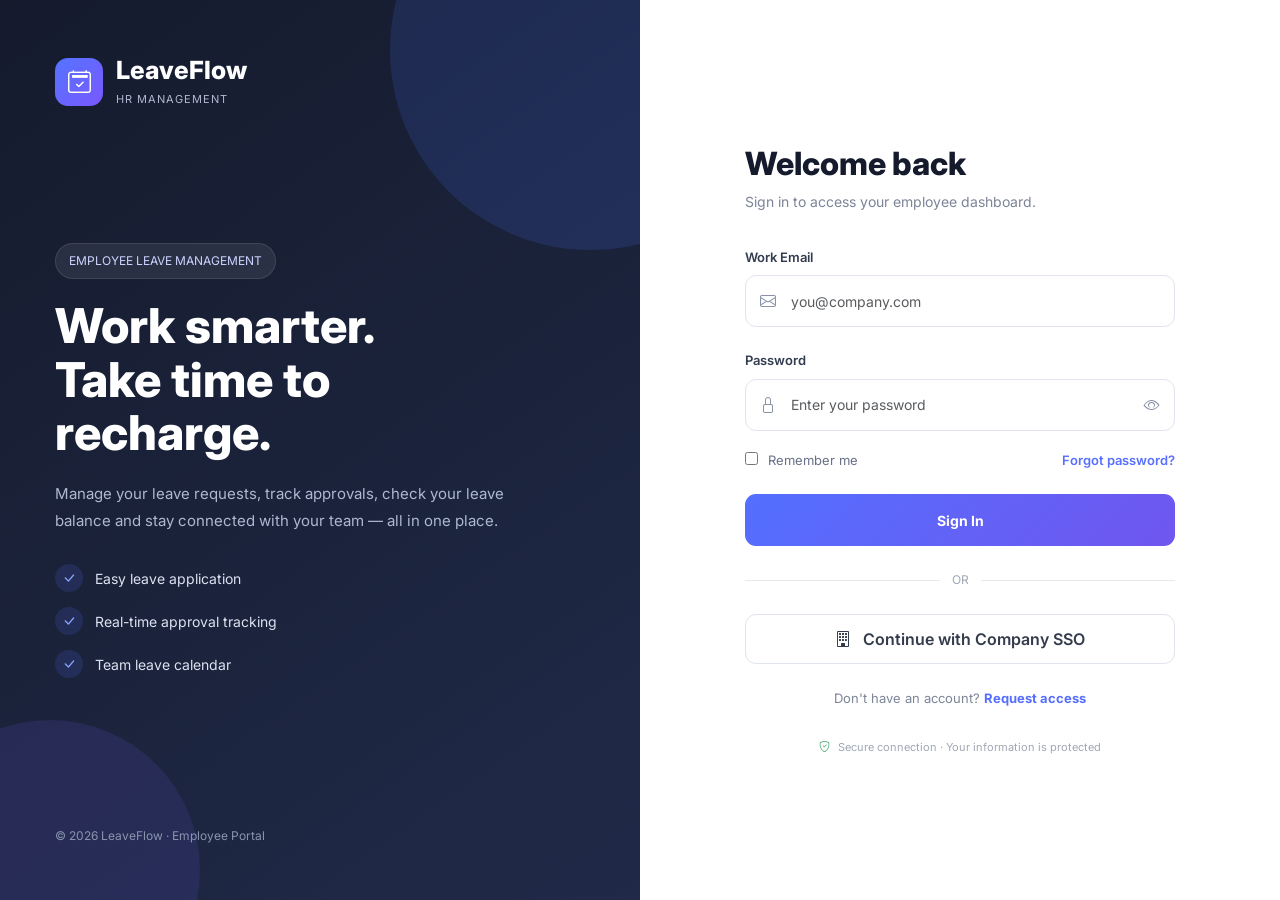
<file: index.html>
<!DOCTYPE html>
<html lang="en">

<head>

    <meta charset="UTF-8">
    <meta name="viewport" content="width=device-width, initial-scale=1.0">

    <title>LeaveFlow - Employee Leave Management</title>

    <!-- Bootstrap -->
    <link href="https://cdn.jsdelivr.net/npm/bootstrap@5.3.3/dist/css/bootstrap.min.css" rel="stylesheet">

    <!-- Bootstrap Icons -->
    <link rel="stylesheet" href="https://cdn.jsdelivr.net/npm/bootstrap-icons@1.11.3/font/bootstrap-icons.min.css">

    <!-- Google Font -->
    <link href="https://fonts.googleapis.com/css2?family=Inter:wght@400;500;600;700;800&display=swap" rel="stylesheet">

    <!-- Custom CSS -->
    <link rel="stylesheet" href="css/style.css">

    <!-- LOGIN PROTECTION -->
    <script>
        // Dashboard cannot be opened without login
        if (localStorage.getItem("leaveFlowLoggedIn") !== "true") {
            window.location.href = "login.html";
        }
    </script>

</head>

<body>

    <div class="app">

        <!-- ================= SIDEBAR ================= -->

        <aside class="sidebar" id="sidebar">

            <div class="brand">

                <div class="brand-icon">
                    <i class="bi bi-calendar2-check"></i>
                </div>

                <div>
                    <h4>LeaveFlow</h4>
                    <span>HR Management</span>
                </div>

            </div>


            <div class="menu-title">
                MAIN MENU
            </div>


            <nav class="sidebar-menu">

                <!-- Dashboard -->
                <a href="index.html" class="menu-item active">
                    <i class="bi bi-grid-1x2-fill"></i>
                    <span>Dashboard</span>
                </a>


                <!-- Apply Leave -->
                <a href="apply-leave.html" class="menu-item">
                    <i class="bi bi-plus-circle"></i>
                    <span>Apply Leave</span>
                </a>


                <!-- My Leaves -->
                <a href="my-leaves.html" class="menu-item">
                    <i class="bi bi-file-earmark-text"></i>
                    <span>My Leaves</span>
                </a>


                <!-- Leave Calendar -->
                <a href="calendar.html" class="menu-item">
                    <i class="bi bi-calendar3"></i>
                    <span>Leave Calendar</span>
                </a>


                <div class="menu-title mt-4">
                    MANAGEMENT
                </div>


                <!-- Employees -->
                <a href="employees.html" class="menu-item">
                    <i class="bi bi-people"></i>
                    <span>Employees</span>
                </a>


                <!-- Reports -->
                <a href="reports.html" class="menu-item">
                    <i class="bi bi-bar-chart"></i>
                    <span>Reports</span>
                </a>


                <!-- Settings -->
                <a href="settings.html" class="menu-item">
                    <i class="bi bi-gear"></i>
                    <span>Settings</span>
                </a>

            </nav>


            <!-- SIDEBAR HELP -->

            <div class="sidebar-bottom">

                <div class="help-box">

                    <div class="help-icon">
                        <i class="bi bi-headset"></i>
                    </div>

                    <strong>Need Help?</strong>

                    <small>
                        Contact HR Support
                    </small>

                    <button onclick="contactSupport()">
                        Get Support
                    </button>

                </div>

            </div>

        </aside>


        <!-- ================= MAIN CONTENT ================= -->

        <main class="main">


            <!-- ================= TOPBAR ================= -->

            <header class="topbar">

                <div class="top-left">

                    <button class="mobile-menu" id="menuBtn">
                        <i class="bi bi-list"></i>
                    </button>


                    <div class="page-heading">

                        <h5>
                            Dashboard
                        </h5>

                        <span>
                            Monday, September 2, 2026
                        </span>

                    </div>

                </div>


                <div class="top-right">


                    <!-- Search -->

                    <button class="icon-btn" onclick="showSearchMessage()">

                        <i class="bi bi-search"></i>

                    </button>


                    <!-- Notification -->

                    <button class="icon-btn notification" onclick="showNotifications()">

                        <i class="bi bi-bell"></i>

                        <span></span>

                    </button>


                    <!-- PROFILE / LOGOUT -->

                    <div class="profile" onclick="toggleProfileMenu()" style="cursor:pointer; position:relative;">

                        <div class="avatar">
                            SA
                        </div>

                        <div class="profile-info">

                            <strong>
                                Sadhana
                            </strong>

                            <small>
                                Employee
                            </small>

                        </div>

                        <i class="bi bi-chevron-down"></i>


                        <!-- PROFILE DROPDOWN -->

                        <div id="profileMenu" style="
                            display:none;
                            position:absolute;
                            right:0;
                            top:55px;
                            width:190px;
                            background:#ffffff;
                            border-radius:12px;
                            padding:8px;
                            box-shadow:0 10px 30px rgba(0,0,0,0.15);
                            z-index:1000;
                            ">

                            <a href="profile.html" style="
                                display:block;
                                padding:10px 12px;
                                text-decoration:none;
                                color:#333;
                                border-radius:8px;
                                ">

                                <i class="bi bi-person me-2"></i>
                                My Profile

                            </a>


                            <a href="settings.html" style="
                                display:block;
                                padding:10px 12px;
                                text-decoration:none;
                                color:#333;
                                border-radius:8px;
                                ">

                                <i class="bi bi-gear me-2"></i>
                                Settings

                            </a>


                            <hr style="margin:5px 0;">


                            <button onclick="logoutUser()" style="
                                width:100%;
                                border:none;
                                background:none;
                                text-align:left;
                                padding:10px 12px;
                                color:#dc3545;
                                border-radius:8px;
                                ">

                                <i class="bi bi-box-arrow-right me-2"></i>
                                Logout

                            </button>

                        </div>

                    </div>

                </div>

            </header>


            <!-- ================= CONTENT ================= -->

            <section class="content">


                <!-- ================= WELCOME ================= -->

                <div class="welcome-section">

                    <div>

                        <span class="welcome-small">
                            WELCOME BACK 👋
                        </span>

                        <h1>
                            Good Morning, Sadhana!
                        </h1>

                        <p>
                            Here's what's happening with your leave management today.
                        </p>

                    </div>


                    <a href="apply-leave.html" class="apply-btn">

                        <i class="bi bi-plus-lg"></i>

                        Apply for Leave

                    </a>

                </div>


                <!-- ================= STAT CARDS ================= -->

                <div class="row g-4 mb-4">


                    <!-- AVAILABLE LEAVE -->

                    <div class="col-xl-3 col-md-6">

                        <div class="stat-card">

                            <div class="stat-top">

                                <div class="stat-icon blue">

                                    <i class="bi bi-calendar2-week"></i>

                                </div>


                                <span class="trend positive">

                                    <i class="bi bi-arrow-up"></i>
                                    12%

                                </span>

                            </div>


                            <div class="stat-number">
                                18
                            </div>

                            <div class="stat-label">
                                Available Leave
                            </div>


                            <div class="progress-line">

                                <div style="width:72%"></div>

                            </div>


                            <small>
                                of 25 days annually
                            </small>

                        </div>

                    </div>


                    <!-- LEAVE TAKEN -->

                    <div class="col-xl-3 col-md-6">

                        <div class="stat-card">

                            <div class="stat-top">

                                <div class="stat-icon purple">

                                    <i class="bi bi-clock-history"></i>

                                </div>


                                <span class="trend neutral">
                                    This year
                                </span>

                            </div>


                            <div class="stat-number">
                                07
                            </div>

                            <div class="stat-label">
                                Leave Taken
                            </div>


                            <div class="progress-line purple-line">

                                <div style="width:28%"></div>

                            </div>


                            <small>
                                28% of total allowance
                            </small>

                        </div>

                    </div>


                    <!-- PENDING REQUESTS -->

                    <div class="col-xl-3 col-md-6">

                        <div class="stat-card">

                            <div class="stat-top">

                                <div class="stat-icon orange">

                                    <i class="bi bi-hourglass-split"></i>

                                </div>


                                <span class="trend pending">
                                    Pending
                                </span>

                            </div>


                            <div class="stat-number">
                                02
                            </div>

                            <div class="stat-label">
                                Pending Requests
                            </div>


                            <div class="request-mini">

                                <span>
                                    Awaiting approval
                                </span>

                                <i class="bi bi-arrow-right"></i>

                            </div>

                        </div>

                    </div>


                    <!-- APPROVED LEAVES -->

                    <div class="col-xl-3 col-md-6">

                        <div class="stat-card">

                            <div class="stat-top">

                                <div class="stat-icon green">

                                    <i class="bi bi-check2-circle"></i>

                                </div>


                                <span class="trend positive">
                                    92%
                                </span>

                            </div>


                            <div class="stat-number">
                                14
                            </div>

                            <div class="stat-label">
                                Approved Leaves
                            </div>


                            <div class="request-mini">

                                <span>
                                    Approval rate
                                </span>

                                <i class="bi bi-arrow-up-right"></i>

                            </div>

                        </div>

                    </div>

                </div>


                <!-- ================= MIDDLE SECTION ================= -->

                <div class="row g-4 mb-4">


                    <!-- LEAVE BALANCE -->

                    <div class="col-xl-7">

                        <div class="dashboard-card">

                            <div class="card-header-custom">

                                <div>

                                    <h5>
                                        Leave Overview
                                    </h5>

                                    <p>
                                        Your leave balance for 2026
                                    </p>

                                </div>


                                <select class="period-select">

                                    <option>
                                        2026
                                    </option>

                                    <option>
                                        2025
                                    </option>

                                </select>

                            </div>


                            <div class="balance-wrapper">


                                <div class="donut">

                                    <div class="donut-inner">

                                        <strong>
                                            72%
                                        </strong>

                                        <span>
                                            Remaining
                                        </span>

                                    </div>

                                </div>


                                <div class="balance-details">


                                    <div class="balance-item">

                                        <div class="balance-name">

                                            <span class="dot annual"></span>

                                            Annual Leave

                                        </div>

                                        <strong>
                                            18 / 25
                                        </strong>

                                    </div>


                                    <div class="balance-item">

                                        <div class="balance-name">

                                            <span class="dot sick"></span>

                                            Sick Leave

                                        </div>

                                        <strong>
                                            8 / 10
                                        </strong>

                                    </div>


                                    <div class="balance-item">

                                        <div class="balance-name">

                                            <span class="dot casual"></span>

                                            Casual Leave

                                        </div>

                                        <strong>
                                            6 / 8
                                        </strong>

                                    </div>


                                    <div class="balance-item">

                                        <div class="balance-name">

                                            <span class="dot unpaid"></span>

                                            Unpaid Leave

                                        </div>

                                        <strong>
                                            0 / 5
                                        </strong>

                                    </div>

                                </div>

                            </div>

                        </div>

                    </div>


                    <!-- UPCOMING HOLIDAYS -->

                    <div class="col-xl-5">

                        <div class="dashboard-card">

                            <div class="card-header-custom">

                                <div>

                                    <h5>
                                        Upcoming Holidays
                                    </h5>

                                    <p>
                                        Don't miss important dates
                                    </p>

                                </div>


                                <a href="calendar.html" class="view-link">

                                    View all

                                </a>

                            </div>


                            <div class="holiday-list">


                                <!-- HOLIDAY 1 -->

                                <div class="holiday-item">

                                    <div class="date-box">

                                        <strong>
                                            05
                                        </strong>

                                        <span>
                                            SEP
                                        </span>

                                    </div>


                                    <div class="holiday-info">

                                        <strong>
                                            Teachers' Day
                                        </strong>

                                        <span>
                                            Friday · Holiday
                                        </span>

                                    </div>


                                    <i class="bi bi-calendar-event"></i>

                                </div>


                                <!-- HOLIDAY 2 -->

                                <div class="holiday-item">

                                    <div class="date-box">

                                        <strong>
                                            15
                                        </strong>

                                        <span>
                                            SEP
                                        </span>

                                    </div>


                                    <div class="holiday-info">

                                        <strong>
                                            Ganesh Chaturthi
                                        </strong>

                                        <span>
                                            Monday · Holiday
                                        </span>

                                    </div>


                                    <i class="bi bi-calendar-event"></i>

                                </div>


                                <!-- HOLIDAY 3 -->

                                <div class="holiday-item">

                                    <div class="date-box">

                                        <strong>
                                            02
                                        </strong>

                                        <span>
                                            OCT
                                        </span>

                                    </div>


                                    <div class="holiday-info">

                                        <strong>
                                            Gandhi Jayanti
                                        </strong>

                                        <span>
                                            Thursday · Holiday
                                        </span>

                                    </div>


                                    <i class="bi bi-calendar-event"></i>

                                </div>

                            </div>

                        </div>

                    </div>

                </div>


                <!-- ================= BOTTOM SECTION ================= -->

                <div class="row g-4">


                    <!-- RECENT REQUESTS -->

                    <div class="col-xl-8">

                        <div class="dashboard-card">

                            <div class="card-header-custom">

                                <div>

                                    <h5>
                                        Recent Leave Requests
                                    </h5>

                                    <p>
                                        Track your latest leave applications
                                    </p>

                                </div>


                                <a href="my-leaves.html" class="view-link">

                                    View all

                                </a>

                            </div>


                            <div class="table-responsive">

                                <table class="table custom-table">


                                    <thead>

                                        <tr>

                                            <th>
                                                Leave Type
                                            </th>

                                            <th>
                                                Duration
                                            </th>

                                            <th>
                                                Days
                                            </th>

                                            <th>
                                                Status
                                            </th>

                                        </tr>

                                    </thead>


                                    <tbody>


                                        <!-- REQUEST 1 -->

                                        <tr>

                                            <td>

                                                <div class="leave-name">

                                                    <div class="table-icon blue-bg">

                                                        <i class="bi bi-sun"></i>

                                                    </div>


                                                    <div>

                                                        <strong>
                                                            Annual Leave
                                                        </strong>

                                                        <small>
                                                            Personal vacation
                                                        </small>

                                                    </div>

                                                </div>

                                            </td>


                                            <td>
                                                Sep 10 - Sep 12
                                            </td>


                                            <td>
                                                <strong>
                                                    3 Days
                                                </strong>
                                            </td>


                                            <td>

                                                <span class="status approved">

                                                    <i class="bi bi-check-circle-fill"></i>

                                                    Approved

                                                </span>

                                            </td>

                                        </tr>


                                        <!-- REQUEST 2 -->

                                        <tr>

                                            <td>

                                                <div class="leave-name">

                                                    <div class="table-icon orange-bg">

                                                        <i class="bi bi-heart-pulse"></i>

                                                    </div>


                                                    <div>

                                                        <strong>
                                                            Sick Leave
                                                        </strong>

                                                        <small>
                                                            Medical leave
                                                        </small>

                                                    </div>

                                                </div>

                                            </td>


                                            <td>
                                                Aug 28 - Aug 29
                                            </td>


                                            <td>
                                                <strong>
                                                    2 Days
                                                </strong>
                                            </td>


                                            <td>

                                                <span class="status pending-status">

                                                    <i class="bi bi-clock-fill"></i>

                                                    Pending

                                                </span>

                                            </td>

                                        </tr>


                                        <!-- REQUEST 3 -->

                                        <tr>

                                            <td>

                                                <div class="leave-name">

                                                    <div class="table-icon purple-bg">

                                                        <i class="bi bi-house-heart"></i>

                                                    </div>


                                                    <div>

                                                        <strong>
                                                            Casual Leave
                                                        </strong>

                                                        <small>
                                                            Personal work
                                                        </small>

                                                    </div>

                                                </div>

                                            </td>


                                            <td>
                                                Aug 15 - Aug 15
                                            </td>


                                            <td>
                                                <strong>
                                                    1 Day
                                                </strong>
                                            </td>


                                            <td>

                                                <span class="status approved">

                                                    <i class="bi bi-check-circle-fill"></i>

                                                    Approved

                                                </span>

                                            </td>

                                        </tr>


                                    </tbody>

                                </table>

                            </div>

                        </div>

                    </div>


                    <!-- QUICK ACTIONS -->

                    <div class="col-xl-4">

                        <div class="dashboard-card quick-card">


                            <div class="card-header-custom">

                                <div>

                                    <h5>
                                        Quick Actions
                                    </h5>

                                    <p>
                                        Frequently used options
                                    </p>

                                </div>

                            </div>


                            <!-- APPLY -->

                            <a href="apply-leave.html" class="quick-action">

                                <div class="quick-icon blue">

                                    <i class="bi bi-plus-lg"></i>

                                </div>


                                <div>

                                    <strong>
                                        Apply New Leave
                                    </strong>

                                    <span>
                                        Submit a new leave request
                                    </span>

                                </div>


                                <i class="bi bi-chevron-right"></i>

                            </a>


                            <!-- HISTORY -->

                            <a href="my-leaves.html" class="quick-action">

                                <div class="quick-icon purple">

                                    <i class="bi bi-file-earmark-check"></i>

                                </div>


                                <div>

                                    <strong>
                                        View Leave History
                                    </strong>

                                    <span>
                                        Check your previous requests
                                    </span>

                                </div>


                                <i class="bi bi-chevron-right"></i>

                            </a>


                            <!-- CALENDAR -->

                            <a href="calendar.html" class="quick-action">

                                <div class="quick-icon green">

                                    <i class="bi bi-calendar3"></i>

                                </div>


                                <div>

                                    <strong>
                                        Leave Calendar
                                    </strong>

                                    <span>
                                        View team availability
                                    </span>

                                </div>


                                <i class="bi bi-chevron-right"></i>

                            </a>


                        </div>

                    </div>

                </div>


            </section>

        </main>

    </div>


    <!-- ================= BOOTSTRAP JS ================= -->

    <script src="https://cdn.jsdelivr.net/npm/bootstrap@5.3.3/dist/js/bootstrap.bundle.min.js">
    </script>


    <!-- ================= CUSTOM JS ================= -->

    <script src="js/script.js">
    </script>


    <!-- ================= LOGIN / DASHBOARD SCRIPT ================= -->

    <script>

        // ------------------------------------
        // PROFILE DROPDOWN
        // ------------------------------------

        function toggleProfileMenu() {

            const menu = document.getElementById("profileMenu");

            if (menu.style.display === "none" || menu.style.display === "") {

                menu.style.display = "block";

            } else {

                menu.style.display = "none";

            }

        }


        // ------------------------------------
        // LOGOUT
        // ------------------------------------

        function logoutUser() {

            const confirmLogout = confirm(
                "Are you sure you want to logout?"
            );

            if (confirmLogout) {

                localStorage.removeItem("leaveFlowLoggedIn");

                window.location.href = "login.html";

            }

        }


        // ------------------------------------
        // SEARCH
        // ------------------------------------

        function showSearchMessage() {

            alert(
                "Search feature will be available soon."
            );

        }


        // ------------------------------------
        // NOTIFICATIONS
        // ------------------------------------

        function showNotifications() {

            alert(
                "You have 2 pending leave requests."
            );

        }


        // ------------------------------------
        // HR SUPPORT
        // ------------------------------------

        function contactSupport() {

            alert(
                "HR Support\n\nEmail: hr@leaveflow.com\nPhone: +91 98765 43210"
            );

        }


        // ------------------------------------
        // CLOSE PROFILE MENU
        // WHEN CLICKING OUTSIDE
        // ------------------------------------

        document.addEventListener("click", function (event) {

            const profile = document.querySelector(".profile");

            const menu = document.getElementById("profileMenu");

            if (
                profile &&
                menu &&
                !profile.contains(event.target)
            ) {

                menu.style.display = "none";

            }

        });

    </script>

</body>

</html>
</file>
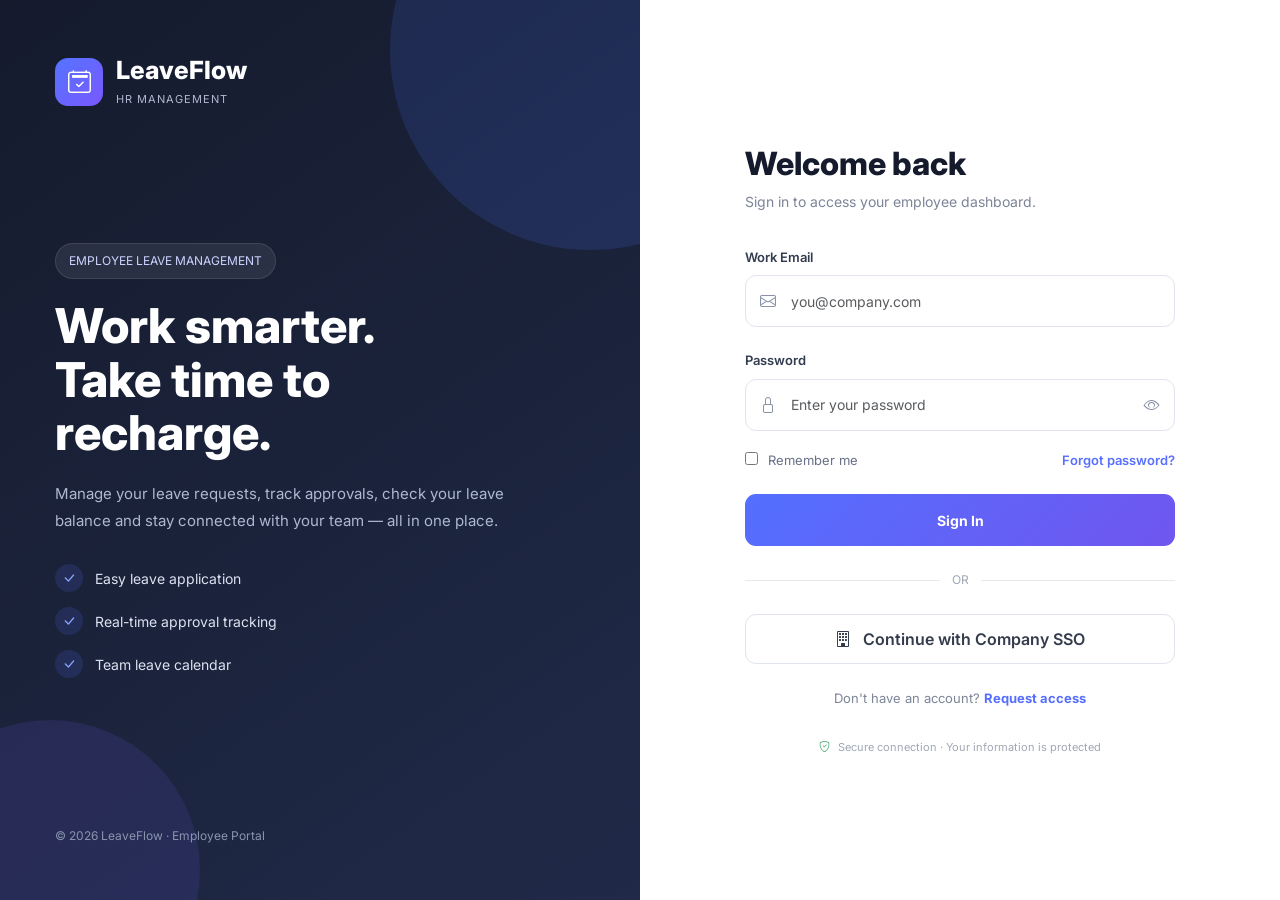
<file: apply-leave.html>
Ip <!DOCTYPE html>
<html lang="en">

<head>

    <meta charset="UTF-8">
    <meta name="viewport" content="width=device-width, initial-scale=1.0">

    <title>Apply Leave | LeaveFlow</title>

    <!-- LOGIN PROTECTION -->
    <script>
        if (localStorage.getItem("leaveFlowLoggedIn") !== "true") {
            window.location.href = "login.html";
        }
    </script>

    <!-- Bootstrap -->
    <link href="https://cdn.jsdelivr.net/npm/bootstrap@5.3.3/dist/css/bootstrap.min.css" rel="stylesheet">

    <!-- Bootstrap Icons -->
    <link href="https://cdn.jsdelivr.net/npm/bootstrap-icons@1.11.3/font/bootstrap-icons.min.css" rel="stylesheet">

    <!-- Google Font -->
    <link href="https://fonts.googleapis.com/css2?family=Inter:wght@400;500;600;700;800&display=swap" rel="stylesheet">

    <style>
        * {
            margin: 0;
            padding: 0;
            box-sizing: border-box;
        }

        body {
            font-family: "Inter", sans-serif;
            background: #f5f7fb;
            color: #172033;
        }

        a {
            text-decoration: none;
        }

        /* ================= SIDEBAR ================= */

        .sidebar {
            width: 245px;
            min-height: 100vh;
            background: #111827;
            padding: 25px 16px;
            position: fixed;
            left: 0;
            top: 0;
            bottom: 0;
            z-index: 1000;
            transition: .3s ease;
        }

        .brand {
            display: flex;
            align-items: center;
            gap: 11px;
            padding: 4px 10px 35px;
        }

        .brand-logo {
            width: 40px;
            height: 40px;
            border-radius: 12px;
            background: linear-gradient(135deg, #60a5fa, #818cf8);
            display: flex;
            align-items: center;
            justify-content: center;
            color: #fff;
            font-size: 19px;
        }

        .brand h3 {
            color: #fff;
            font-size: 17px;
            font-weight: 800;
            margin: 0;
        }

        .brand span {
            color: #778198;
            font-size: 8px;
            display: block;
            margin-top: 2px;
        }

        .nav-label {
            color: #5e687c;
            font-size: 9px;
            font-weight: 700;
            letter-spacing: 1.2px;
            padding: 0 13px 9px;
        }

        .nav-link-custom {
            display: flex;
            align-items: center;
            gap: 13px;
            padding: 12px 13px;
            border-radius: 9px;
            color: #8f9aad;
            font-size: 11px;
            font-weight: 600;
            margin-bottom: 3px;
            transition: .2s;
        }

        .nav-link-custom i {
            font-size: 16px;
        }

        .nav-link-custom:hover {
            color: #fff;
            background: #1c2535;
        }

        .nav-link-custom.active {
            color: #fff;
            background: linear-gradient(90deg, #2563eb, #4f46e5);
            box-shadow: 0 8px 20px rgba(37, 99, 235, .2);
        }

        .sidebar-footer {
            position: absolute;
            left: 16px;
            right: 16px;
            bottom: 20px;
        }

        .user-mini {
            background: #1b2433;
            border: 1px solid #273246;
            border-radius: 12px;
            padding: 11px;
            display: flex;
            align-items: center;
            gap: 9px;
        }

        .user-avatar {
            width: 32px;
            height: 32px;
            border-radius: 9px;
            background: #334155;
            color: #bfdbfe;
            display: flex;
            align-items: center;
            justify-content: center;
            font-size: 10px;
            font-weight: 700;
        }

        .user-mini strong {
            color: #fff;
            display: block;
            font-size: 9px;
        }

        .user-mini span {
            color: #718096;
            display: block;
            font-size: 8px;
            margin-top: 2px;
        }

        /* ================= MAIN ================= */

        .main-area {
            width: calc(100% - 245px);
            margin-left: 245px;
        }

        /* ================= TOPBAR ================= */

        .topbar {
            height: 70px;
            background: rgba(255, 255, 255, .95);
            backdrop-filter: blur(10px);
            border-bottom: 1px solid #e8edf4;
            display: flex;
            align-items: center;
            justify-content: space-between;
            padding: 0 32px;
            position: sticky;
            top: 0;
            z-index: 100;
        }

        .breadcrumb-area {
            display: flex;
            align-items: center;
            gap: 8px;
            color: #9aa3b2;
            font-size: 10px;
        }

        .breadcrumb-area strong {
            color: #263146;
        }

        .mobile-menu {
            display: none;
            border: none;
            background: transparent;
            font-size: 23px;
            margin-right: 10px;
        }

        .top-actions {
            display: flex;
            align-items: center;
            gap: 13px;
        }

        .top-icon {
            width: 35px;
            height: 35px;
            border: 1px solid #e6eaf0;
            background: #fff;
            border-radius: 9px;
            display: flex;
            align-items: center;
            justify-content: center;
            color: #667085;
            position: relative;
            cursor: pointer;
        }

        .badge-dot {
            position: absolute;
            width: 6px;
            height: 6px;
            background: #ef4444;
            border-radius: 50%;
            top: 7px;
            right: 7px;
            border: 1px solid #fff;
        }

        /* PROFILE */

        .profile-wrapper {
            position: relative;
            padding-left: 8px;
            border-left: 1px solid #e9edf2;
        }

        .top-profile {
            display: flex;
            align-items: center;
            gap: 8px;
            cursor: pointer;
        }

        .top-profile-avatar {
            width: 34px;
            height: 34px;
            border-radius: 50%;
            background: linear-gradient(135deg, #2563eb, #7c3aed);
            color: #fff;
            display: flex;
            align-items: center;
            justify-content: center;
            font-size: 10px;
            font-weight: 700;
        }

        .top-profile strong {
            font-size: 10px;
            display: block;
        }

        .top-profile span {
            font-size: 8px;
            color: #9aa3b2;
        }

        .profile-menu {
            position: absolute;
            right: 0;
            top: 47px;
            width: 170px;
            background: #fff;
            border: 1px solid #e5e9ef;
            border-radius: 11px;
            box-shadow: 0 15px 35px rgba(15, 23, 42, .12);
            padding: 7px;
            display: none;
            z-index: 500;
        }

        .profile-menu.show {
            display: block;
        }

        .profile-menu a,
        .profile-menu button {
            width: 100%;
            border: none;
            background: transparent;
            display: flex;
            align-items: center;
            gap: 9px;
            padding: 9px 10px;
            border-radius: 7px;
            color: #4b5563;
            font-size: 9px;
            text-align: left;
        }

        .profile-menu a:hover,
        .profile-menu button:hover {
            background: #f4f7fb;
            color: #2563eb;
        }

        .profile-menu .logout {
            color: #dc2626;
        }

        /* ================= CONTENT ================= */

        .content {
            padding: 30px 32px 45px;
        }

        .page-intro {
            display: flex;
            justify-content: space-between;
            align-items: flex-end;
            margin-bottom: 25px;
        }

        .intro-label {
            display: inline-flex;
            align-items: center;
            gap: 6px;
            color: #2563eb;
            font-size: 9px;
            font-weight: 800;
            letter-spacing: 1px;
            margin-bottom: 7px;
        }

        .intro-label span {
            width: 6px;
            height: 6px;
            background: #2563eb;
            border-radius: 50%;
        }

        .page-intro h1 {
            font-size: 27px;
            font-weight: 800;
            margin-bottom: 5px;
        }

        .page-intro p {
            color: #8c96a7;
            font-size: 11px;
        }

        .request-id {
            background: #fff;
            border: 1px solid #e8edf3;
            border-radius: 10px;
            padding: 9px 14px;
            text-align: right;
        }

        .request-id span {
            color: #9ca5b4;
            font-size: 8px;
            display: block;
        }

        .request-id strong {
            font-size: 11px;
            color: #263146;
        }

        /* ================= FORM ================= */

        .form-container {
            display: grid;
            grid-template-columns: minmax(0, 1fr) 315px;
            gap: 22px;
        }

        .main-form-card,
        .side-card {
            background: #fff;
            border: 1px solid #e8edf3;
            border-radius: 16px;
        }

        .main-form-card {
            overflow: hidden;
        }

        .form-card-head {
            padding: 22px 24px;
            border-bottom: 1px solid #edf0f4;
            display: flex;
            justify-content: space-between;
            align-items: center;
        }

        .form-card-head h5 {
            font-size: 14px;
            font-weight: 800;
            margin: 0;
        }

        .form-card-head span {
            color: #9ba4b3;
            font-size: 9px;
        }

        .form-body {
            padding: 24px;
        }

        .section-heading {
            display: flex;
            align-items: center;
            gap: 9px;
            margin-bottom: 17px;
        }

        .section-number {
            width: 24px;
            height: 24px;
            border-radius: 7px;
            background: #eef4ff;
            color: #2563eb;
            display: flex;
            align-items: center;
            justify-content: center;
            font-size: 9px;
            font-weight: 800;
        }

        .section-heading strong {
            font-size: 11px;
        }

        .section-heading span {
            color: #9ca5b4;
            font-size: 8px;
            margin-left: 3px;
        }

        .form-label {
            font-size: 9px;
            color: #566174;
            font-weight: 700;
            margin-bottom: 7px;
        }

        .required {
            color: #ef4444;
        }

        .form-control {
            height: 42px;
            border: 1px solid #e1e6ed;
            border-radius: 8px;
            font-size: 10px;
            color: #394357;
            box-shadow: none !important;
        }

        .form-control:focus {
            border-color: #6b8cff;
            box-shadow: 0 0 0 3px rgba(37, 99, 235, .06) !important;
        }

        textarea.form-control {
            height: 100px;
            resize: none;
            padding-top: 12px;
        }

        .field-hint {
            font-size: 8px;
            color: #a0a8b6;
            margin-top: 6px;
        }

        /* ================= LEAVE TYPES ================= */

        .leave-types {
            display: grid;
            grid-template-columns: repeat(4, 1fr);
            gap: 9px;
            margin-bottom: 24px;
        }

        .leave-option input {
            display: none;
        }

        .leave-option label {
            display: block;
            border: 1px solid #e5e9ef;
            border-radius: 10px;
            padding: 13px 8px;
            cursor: pointer;
            text-align: center;
            transition: .2s;
        }

        .leave-option label i {
            display: block;
            font-size: 17px;
            margin-bottom: 7px;
            color: #7b8494;
        }

        .leave-option label strong {
            display: block;
            font-size: 9px;
            color: #465065;
        }

        .leave-option label span {
            display: block;
            font-size: 7px;
            color: #a2aab7;
            margin-top: 3px;
        }

        .leave-option input:checked+label {
            border-color: #2563eb;
            background: #f5f8ff;
            box-shadow: 0 0 0 2px rgba(37, 99, 235, .07);
        }

        .leave-option input:checked+label i,
        .leave-option input:checked+label strong {
            color: #2563eb;
        }

        /* ================= DATE ================= */

        .date-range {
            background: #f8faff;
            border: 1px solid #e4eaf5;
            border-radius: 11px;
            padding: 15px;
            margin-bottom: 22px;
        }

        .date-summary {
            display: flex;
            justify-content: space-between;
            align-items: center;
            margin-top: 12px;
        }

        .date-summary span {
            color: #8d97a7;
            font-size: 8px;
        }

        .days-count {
            background: #eaf2ff;
            color: #2563eb;
            border-radius: 6px;
            padding: 6px 9px;
            font-size: 9px;
            font-weight: 700;
        }

        /* ================= ATTACHMENT ================= */

        .attachment {
            border: 1px dashed #d4dce8;
            background: #fbfcfe;
            border-radius: 10px;
            padding: 16px;
            display: flex;
            align-items: center;
            gap: 12px;
            cursor: pointer;
            transition: .2s;
        }

        .attachment:hover {
            border-color: #2563eb;
            background: #f6f9ff;
        }

        .attachment-icon {
            width: 37px;
            height: 37px;
            border-radius: 9px;
            background: #edf4ff;
            color: #2563eb;
            display: flex;
            align-items: center;
            justify-content: center;
        }

        .attachment strong {
            font-size: 9px;
            display: block;
        }

        .attachment span {
            font-size: 8px;
            color: #9ba4b2;
            display: block;
            margin-top: 3px;
        }

        /* ================= BUTTONS ================= */

        .form-actions {
            margin-top: 25px;
            padding-top: 20px;
            border-top: 1px solid #edf0f4;
            display: flex;
            justify-content: flex-end;
            gap: 9px;
        }

        .btn-cancel,
        .btn-submit {
            border-radius: 8px;
            padding: 10px 18px;
            font-size: 9px;
            font-weight: 700;
            cursor: pointer;
        }

        .btn-cancel {
            background: #fff;
            border: 1px solid #dfe4eb;
            color: #687386;
        }

        .btn-submit {
            border: none;
            color: #fff;
            background: #2563eb;
            padding: 10px 19px;
            box-shadow: 0 7px 15px rgba(37, 99, 235, .16);
        }

        .btn-submit:hover {
            background: #1d4ed8;
        }

        /* ================= SIDE PANEL ================= */

        .side-panel {
            display: flex;
            flex-direction: column;
            gap: 17px;
        }

        .side-card {
            padding: 19px;
        }

        .side-card h5 {
            font-size: 12px;
            font-weight: 800;
            margin-bottom: 4px;
        }

        .side-card>p {
            color: #9aa3b2;
            font-size: 8px;
            margin-bottom: 17px;
        }

        /* BALANCE */

        .balance-highlight {
            background: linear-gradient(135deg, #172554, #1e3a8a);
            border-radius: 12px;
            padding: 16px;
            color: #fff;
            margin-bottom: 14px;
        }

        .balance-highlight span {
            font-size: 8px;
            color: #bfdbfe;
        }

        .balance-highlight strong {
            display: block;
            font-size: 27px;
            margin-top: 3px;
        }

        .balance-highlight small {
            color: #93c5fd;
            font-size: 8px;
        }

        .balance-item {
            display: flex;
            justify-content: space-between;
            align-items: center;
            padding: 10px 0;
            border-bottom: 1px solid #f0f2f5;
        }

        .balance-item:last-child {
            border-bottom: none;
        }

        .balance-left {
            display: flex;
            align-items: center;
            gap: 8px;
        }

        .balance-dot {
            width: 7px;
            height: 7px;
            border-radius: 50%;
        }

        .balance-left span {
            color: #687386;
            font-size: 9px;
        }

        .balance-item strong {
            font-size: 9px;
        }

        /* TIMELINE */

        .timeline {
            position: relative;
            padding-left: 20px;
        }

        .timeline::before {
            content: "";
            position: absolute;
            left: 5px;
            top: 7px;
            bottom: 7px;
            width: 1px;
            background: #e1e6ee;
        }

        .timeline-item {
            position: relative;
            margin-bottom: 18px;
        }

        .timeline-item:last-child {
            margin-bottom: 0;
        }

        .timeline-dot {
            position: absolute;
            left: -20px;
            top: 1px;
            width: 11px;
            height: 11px;
            border-radius: 50%;
            background: #2563eb;
            border: 3px solid #eaf2ff;
        }

        .timeline-item strong {
            display: block;
            font-size: 9px;
        }

        .timeline-item span {
            color: #9aa3b2;
            font-size: 8px;
            display: block;
            margin-top: 3px;
        }

        /* NOTICE */

        .notice {
            background: #fff9ed;
            border: 1px solid #f5e6c2;
            border-radius: 12px;
            padding: 14px;
            display: flex;
            gap: 9px;
        }

        .notice i {
            color: #d58b18;
            font-size: 14px;
        }

        .notice strong {
            display: block;
            font-size: 9px;
            color: #775316;
        }

        .notice span {
            display: block;
            color: #9a7a43;
            font-size: 8px;
            line-height: 1.5;
            margin-top: 3px;
        }

        /* ================= RESPONSIVE ================= */

        @media(max-width: 1100px) {

            .form-container {
                grid-template-columns: 1fr;
            }

            .side-panel {
                display: grid;
                grid-template-columns: 1fr 1fr;
            }

            .notice {
                grid-column: span 2;
            }
        }

        @media(max-width: 800px) {

            .sidebar {
                transform: translateX(-100%);
            }

            .sidebar.show {
                transform: translateX(0);
            }

            .main-area {
                width: 100%;
                margin-left: 0;
            }

            .mobile-menu {
                display: inline-block;
            }

            .content {
                padding: 22px 17px;
            }

            .topbar {
                padding: 0 17px;
            }

            .page-intro {
                align-items: flex-start;
                flex-direction: column;
                gap: 15px;
            }

            .side-panel {
                display: flex;
            }
        }

        @media(max-width: 550px) {

            .top-profile strong,
            .top-profile span {
                display: none;
            }

            .leave-types {
                grid-template-columns: 1fr 1fr;
            }

            .form-body {
                padding: 18px;
            }

            .form-card-head {
                padding: 18px;
            }

            .form-actions {
                flex-direction: column-reverse;
            }

            .btn-cancel,
            .btn-submit {
                width: 100%;
            }
        }
    </style>

</head>


<body>

    <!-- ================= SIDEBAR ================= -->

    <aside class="sidebar" id="sidebar">

        <div class="brand">

            <div class="brand-logo">
                <i class="bi bi-buildings"></i>
            </div>

            <div>
                <h3>LeaveFlow</h3>
                <span>HR MANAGEMENT</span>
            </div>

        </div>


        <div class="nav-label">MAIN MENU</div>

        <a href="index.html" class="nav-link-custom">
            <i class="bi bi-house"></i>
            Dashboard
        </a>

        <a href="apply-leave.html" class="nav-link-custom active">
            <i class="bi bi-file-earmark-plus"></i>
            Apply Leave
        </a>

        <a href="my-leaves.html" class="nav-link-custom">
            <i class="bi bi-folder2-open"></i>
            My Leaves
        </a>

        <a href="calendar.html" class="nav-link-custom">
            <i class="bi bi-calendar3"></i>
            Leave Calendar
        </a>


        <div class="nav-label mt-4">MANAGEMENT</div>

        <a href="employees.html" class="nav-link-custom">
            <i class="bi bi-people"></i>
            Employees
        </a>

        <a href="reports.html" class="nav-link-custom">
            <i class="bi bi-bar-chart"></i>
            Reports
        </a>

        <a href="settings.html" class="nav-link-custom">
            <i class="bi bi-gear"></i>
            Settings
        </a>


        <div class="sidebar-footer">

            <div class="user-mini">

                <div class="user-avatar">SA</div>

                <div>
                    <strong>Sadhana</strong>
                    <span>Computer Science</span>
                </div>

            </div>

        </div>

    </aside>


    <!-- ================= MAIN ================= -->

    <main class="main-area">


        <!-- TOPBAR -->

        <header class="topbar">

            <div class="breadcrumb-area">

                <button class="mobile-menu" id="menuBtn">
                    <i class="bi bi-list"></i>
                </button>

                <span>Leave Management</span>

                <i class="bi bi-chevron-right"></i>

                <strong>Apply Leave</strong>

            </div>


            <div class="top-actions">

                <button class="top-icon" onclick="focusSearch()">
                    <i class="bi bi-search"></i>
                </button>

                <button class="top-icon" onclick="showNotification()">
                    <i class="bi bi-bell"></i>
                    <span class="badge-dot"></span>
                </button>


                <div class="profile-wrapper">

                    <div class="top-profile" onclick="toggleProfile()">

                        <div class="top-profile-avatar">
                            SA
                        </div>

                        <div>
                            <strong>Sadhana</strong>
                            <span>Employee</span>
                        </div>

                        <i class="bi bi-chevron-down ms-1" style="font-size:8px;color:#9aa3b2;"></i>

                    </div>


                    <div class="profile-menu" id="profileMenu">

                        <a href="profile.html">
                            <i class="bi bi-person"></i>
                            My Profile
                        </a>

                        <a href="settings.html">
                            <i class="bi bi-gear"></i>
                            Settings
                        </a>

                        <button class="logout" onclick="logoutUser()">
                            <i class="bi bi-box-arrow-right"></i>
                            Logout
                        </button>

                    </div>

                </div>

            </div>

        </header>


        <!-- ================= CONTENT ================= -->

        <section class="content">


            <!-- INTRO -->

            <div class="page-intro">

                <div>

                    <div class="intro-label">
                        <span></span>
                        LEAVE MANAGEMENT
                    </div>

                    <h1>Apply for Leave</h1>

                    <p>
                        Submit your leave request and track its approval status.
                    </p>

                </div>


                <div class="request-id">

                    <span>REQUEST ID</span>

                    <strong id="requestIdDisplay">
                        New Request
                    </strong>

                </div>

            </div>


            <!-- FORM -->

            <div class="form-container">


                <!-- MAIN FORM -->

                <div class="main-form-card">

                    <div class="form-card-head">

                        <div>

                            <h5>Leave Request Details</h5>

                            <span>
                                Complete all required information
                            </span>

                        </div>

                        <i class="bi bi-shield-check text-primary"></i>

                    </div>


                    <div class="form-body">

                        <form id="leaveForm">


                            <!-- STEP 01 -->

                            <div class="section-heading">

                                <div class="section-number">
                                    01
                                </div>

                                <div>

                                    <strong>
                                        Select Leave Type
                                    </strong>

                                    <span>
                                        Choose one option
                                    </span>

                                </div>

                            </div>


                            <div class="leave-types">


                                <div class="leave-option">

                                    <input type="radio" name="leaveType" id="annual" value="Annual Leave" required>

                                    <label for="annual">

                                        <i class="bi bi-airplane"></i>

                                        <strong>Annual</strong>

                                        <span>
                                            18 days left
                                        </span>

                                    </label>

                                </div>


                                <div class="leave-option">

                                    <input type="radio" name="leaveType" id="sick" value="Sick Leave">

                                    <label for="sick">

                                        <i class="bi bi-heart-pulse"></i>

                                        <strong>Sick</strong>

                                        <span>
                                            8 days left
                                        </span>

                                    </label>

                                </div>


                                <div class="leave-option">

                                    <input type="radio" name="leaveType" id="casual" value="Casual Leave">

                                    <label for="casual">

                                        <i class="bi bi-cup-hot"></i>

                                        <strong>Casual</strong>

                                        <span>
                                            6 days left
                                        </span>

                                    </label>

                                </div>


                                <div class="leave-option">

                                    <input type="radio" name="leaveType" id="emergency" value="Emergency Leave">

                                    <label for="emergency">

                                        <i class="bi bi-exclamation-circle"></i>

                                        <strong>Emergency</strong>

                                        <span>
                                            3 days left
                                        </span>

                                    </label>

                                </div>

                            </div>


                            <!-- STEP 02 -->

                            <div class="section-heading">

                                <div class="section-number">
                                    02
                                </div>

                                <div>

                                    <strong>
                                        Leave Period
                                    </strong>

                                    <span>
                                        Select your dates
                                    </span>

                                </div>

                            </div>


                            <div class="date-range">

                                <div class="row g-3">

                                    <div class="col-md-6">

                                        <label class="form-label">

                                            START DATE
                                            <span class="required">*</span>

                                        </label>

                                        <input type="date" class="form-control" id="startDate" required>

                                    </div>


                                    <div class="col-md-6">

                                        <label class="form-label">

                                            END DATE
                                            <span class="required">*</span>

                                        </label>

                                        <input type="date" class="form-control" id="endDate" required>

                                    </div>

                                </div>


                                <div class="date-summary">

                                    <span id="dateMessage">
                                        Select dates to calculate duration
                                    </span>

                                    <div class="days-count" id="daysCount">
                                        0 Days
                                    </div>

                                </div>

                            </div>


                            <!-- STEP 03 -->

                            <div class="section-heading">

                                <div class="section-number">
                                    03
                                </div>

                                <div>

                                    <strong>
                                        Reason & Details
                                    </strong>

                                    <span>
                                        Tell us about your request
                                    </span>

                                </div>

                            </div>


                            <div class="mb-4">

                                <label class="form-label">

                                    REASON FOR LEAVE
                                    <span class="required">*</span>

                                </label>

                                <textarea class="form-control" id="reason"
                                    placeholder="Briefly describe the reason for your leave..." required></textarea>

                                <div class="field-hint">
                                    Keep your explanation clear and concise.
                                </div>

                            </div>


                            <!-- ATTACHMENT -->

                            <div class="mb-2">

                                <label class="form-label">
                                    SUPPORTING DOCUMENT
                                </label>


                                <label class="attachment">

                                    <div class="attachment-icon">

                                        <i class="bi bi-cloud-arrow-up"></i>

                                    </div>


                                    <div>

                                        <strong id="fileText">
                                            Upload supporting document
                                        </strong>

                                        <span>
                                            PDF, JPG or PNG · Maximum 5MB
                                        </span>

                                    </div>


                                    <input type="file" id="fileInput" hidden accept=".pdf,.jpg,.jpeg,.png">

                                </label>

                            </div>


                            <!-- ACTIONS -->

                            <div class="form-actions">

                                <button type="button" class="btn-cancel" onclick="window.location.href='index.html'">

                                    Cancel

                                </button>


                                <button type="submit" class="btn-submit">

                                    <i class="bi bi-send me-1"></i>

                                    Submit Request

                                </button>

                            </div>


                        </form>

                    </div>

                </div>


                <!-- RIGHT PANEL -->

                <div class="side-panel">


                    <!-- BALANCE -->

                    <div class="side-card">

                        <h5>Leave Balance</h5>

                        <p>
                            Available days for this year
                        </p>


                        <div class="balance-highlight">

                            <span>
                                Total Available
                            </span>

                            <strong>
                                35
                            </strong>

                            <small>
                                days remaining
                            </small>

                        </div>


                        <div class="balance-item">

                            <div class="balance-left">

                                <div class="balance-dot" style="background:#2563eb">
                                </div>

                                <span>
                                    Annual Leave
                                </span>

                            </div>

                            <strong>
                                18
                            </strong>

                        </div>


                        <div class="balance-item">

                            <div class="balance-left">

                                <div class="balance-dot" style="background:#7c3aed">
                                </div>

                                <span>
                                    Sick Leave
                                </span>

                            </div>

                            <strong>
                                8
                            </strong>

                        </div>


                        <div class="balance-item">

                            <div class="balance-left">

                                <div class="balance-dot" style="background:#16a34a">
                                </div>

                                <span>
                                    Casual Leave
                                </span>

                            </div>

                            <strong>
                                6
                            </strong>

                        </div>


                        <div class="balance-item">

                            <div class="balance-left">

                                <div class="balance-dot" style="background:#f59e0b">
                                </div>

                                <span>
                                    Emergency Leave
                                </span>

                            </div>

                            <strong>
                                3
                            </strong>

                        </div>

                    </div>


                    <!-- APPROVAL FLOW -->

                    <div class="side-card">

                        <h5>
                            Approval Flow
                        </h5>

                        <p>
                            Your request will follow this process
                        </p>


                        <div class="timeline">


                            <div class="timeline-item">

                                <div class="timeline-dot"></div>

                                <strong>
                                    Request Submitted
                                </strong>

                                <span>
                                    Leave request is created
                                </span>

                            </div>


                            <div class="timeline-item">

                                <div class="timeline-dot"></div>

                                <strong>
                                    Manager Review
                                </strong>

                                <span>
                                    Priya Sharma will review
                                </span>

                            </div>


                            <div class="timeline-item">

                                <div class="timeline-dot" style="background:#d9dee7;border-color:#f4f6f9">
                                </div>

                                <strong>
                                    Final Approval
                                </strong>

                                <span>
                                    HR confirms the request
                                </span>

                            </div>


                        </div>

                    </div>


                    <!-- NOTICE -->

                    <div class="notice">

                        <i class="bi bi-info-circle-fill"></i>

                        <div>

                            <strong>
                                Application Reminder
                            </strong>

                            <span>
                                Submit leave requests at least 2 days
                                before your planned leave whenever possible.
                            </span>

                        </div>

                    </div>


                </div>

            </div>

        </section>

    </main>


    <!-- ================= JAVASCRIPT ================= -->

    <script>

        /* ================= MOBILE MENU ================= */

        const menuBtn = document.getElementById("menuBtn");
        const sidebar = document.getElementById("sidebar");

        if (menuBtn) {

            menuBtn.addEventListener("click", function () {

                sidebar.classList.toggle("show");

            });

        }


        /* ================= PROFILE MENU ================= */

        function toggleProfile() {

            document
                .getElementById("profileMenu")
                .classList.toggle("show");

        }


        document.addEventListener("click", function (event) {

            const profile =
                document.querySelector(".profile-wrapper");

            const menu =
                document.getElementById("profileMenu");

            if (profile && !profile.contains(event.target)) {

                menu.classList.remove("show");

            }

        });


        /* ================= LOGOUT ================= */

        function logoutUser() {

            const confirmLogout =
                confirm("Are you sure you want to logout?");

            if (confirmLogout) {

                localStorage.removeItem("leaveFlowLoggedIn");

                window.location.href = "login.html";

            }

        }


        /* ================= SEARCH ================= */

        function focusSearch() {

            alert("Search feature will be available soon.");

        }


        /* ================= NOTIFICATION ================= */

        function showNotification() {

            alert(
                "You have 2 pending leave requests."
            );

        }


        /* ================= DATE ================= */

        const startDate =
            document.getElementById("startDate");

        const endDate =
            document.getElementById("endDate");

        const daysCount =
            document.getElementById("daysCount");

        const dateMessage =
            document.getElementById("dateMessage");


        function calculateDays() {

            if (!startDate.value || !endDate.value) {

                daysCount.textContent = "0 Days";

                dateMessage.textContent =
                    "Select dates to calculate duration";

                return;

            }


            const start =
                new Date(startDate.value);

            const end =
                new Date(endDate.value);


            if (end < start) {

                daysCount.textContent = "Invalid";

                dateMessage.textContent =
                    "End date must be after start date";

                return;

            }


            const difference =
                Math.ceil(
                    (end - start) /
                    (1000 * 60 * 60 * 24)
                ) + 1;


            daysCount.textContent =
                difference +
                (difference === 1 ? " Day" : " Days");


            dateMessage.textContent =
                "Your leave duration has been calculated";

        }


        startDate.addEventListener(
            "change",
            calculateDays
        );

        endDate.addEventListener(
            "change",
            calculateDays
        );


        /* ================= FILE ================= */

        const fileInput =
            document.getElementById("fileInput");

        const fileText =
            document.getElementById("fileText");


        fileInput.addEventListener(
            "change",
            function () {

                if (this.files.length === 0) {
                    return;
                }


                const file =
                    this.files[0];


                if (file.size > 5 * 1024 * 1024) {

                    alert(
                        "File size must be below 5MB."
                    );

                    this.value = "";

                    fileText.textContent =
                        "Upload supporting document";

                    return;

                }


                fileText.textContent =
                    "Selected: " + file.name;

            }
        );


        /* ================= LEAVE BALANCE ================= */

        const leaveBalance = {

            "Annual Leave": 18,

            "Sick Leave": 8,

            "Casual Leave": 6,

            "Emergency Leave": 3

        };


        /* ================= REQUEST ID ================= */

        function generateRequestId() {

            const requests =
                JSON.parse(
                    localStorage.getItem("leaveRequests")
                ) || [];


            const nextNumber =
                249 + requests.length;


            return (
                "LR-2026-" +
                String(nextNumber).padStart(4, "0")
            );

        }


        /* ================= FORM SUBMIT ================= */

        document
            .getElementById("leaveForm")
            .addEventListener(
                "submit",
                function (event) {

                    event.preventDefault();


                    const selectedLeave =
                        document.querySelector(
                            'input[name="leaveType"]:checked'
                        );


                    const reason =
                        document
                            .getElementById("reason")
                            .value
                            .trim();


                    /* Leave type */

                    if (!selectedLeave) {

                        alert(
                            "Please select a leave type."
                        );

                        return;

                    }


                    /* Dates */

                    if (
                        !startDate.value ||
                        !endDate.value
                    ) {

                        alert(
                            "Please select the leave dates."
                        );

                        return;

                    }


                    const start =
                        new Date(startDate.value);

                    const end =
                        new Date(endDate.value);


                    if (end < start) {

                        alert(
                            "Please select a valid date range."
                        );

                        return;

                    }


                    /* Days */

                    const days =
                        Math.ceil(
                            (end - start) /
                            (1000 * 60 * 60 * 24)
                        ) + 1;


                    /* Reason */

                    if (!reason) {

                        alert(
                            "Please enter the reason for leave."
                        );

                        return;

                    }


                    /* Balance */

                    const leaveType =
                        selectedLeave.value;

                    const availableDays =
                        leaveBalance[leaveType];


                    if (days > availableDays) {

                        alert(
                            "Insufficient leave balance.\n\n" +
                            "Available: " +
                            availableDays +
                            " days\n" +
                            "Requested: " +
                            days +
                            " days"
                        );

                        return;

                    }


                    /* Request ID */

                    const requestId =
                        generateRequestId();


                    /* File */

                    const attachment =
                        fileInput.files.length > 0
                            ? fileInput.files[0].name
                            : "";


                    /* Request object */

                    const newRequest = {

                        id: requestId,

                        employeeName: "Sadhana",

                        employeeId: "EMP024",

                        department: "Computer Science",

                        leaveType: leaveType,

                        startDate: startDate.value,

                        endDate: endDate.value,

                        days: days,

                        reason: reason,

                        attachment: attachment,

                        status: "Pending",

                        manager: "Priya Sharma",

                        appliedOn:
                            new Date()
                                .toISOString()
                                .split("T")[0]

                    };


                    /* Existing requests */

                    let requests =
                        JSON.parse(
                            localStorage.getItem(
                                "leaveRequests"
                            )
                        ) || [];


                    /* Add */

                    requests.unshift(
                        newRequest
                    );


                    /* Save */

                    localStorage.setItem(
                        "leaveRequests",
                        JSON.stringify(requests)
                    );


                    /* Update Request ID */

                    document
                        .getElementById(
                            "requestIdDisplay"
                        )
                        .textContent =
                        requestId;


                    /* Success */

                    alert(

                        "Leave Request Submitted Successfully! ✓\n\n" +

                        "Request ID: " +
                        requestId +
                        "\n" +

                        "Leave Type: " +
                        leaveType +
                        "\n" +

                        "Duration: " +
                        days +
                        (days === 1
                            ? " Day"
                            : " Days") +
                        "\n\n" +

                        "Status: Pending Manager Approval"

                    );


                    /* Reset */

                    this.reset();


                    daysCount.textContent =
                        "0 Days";


                    dateMessage.textContent =
                        "Select dates to calculate duration";


                    fileText.textContent =
                        "Upload supporting document";


                    /* Go to My Leaves */

                    setTimeout(function () {

                        window.location.href =
                            "my-leaves.html";

                    }, 300);

                }
            );

    </script>

</body>

</html>
</file>
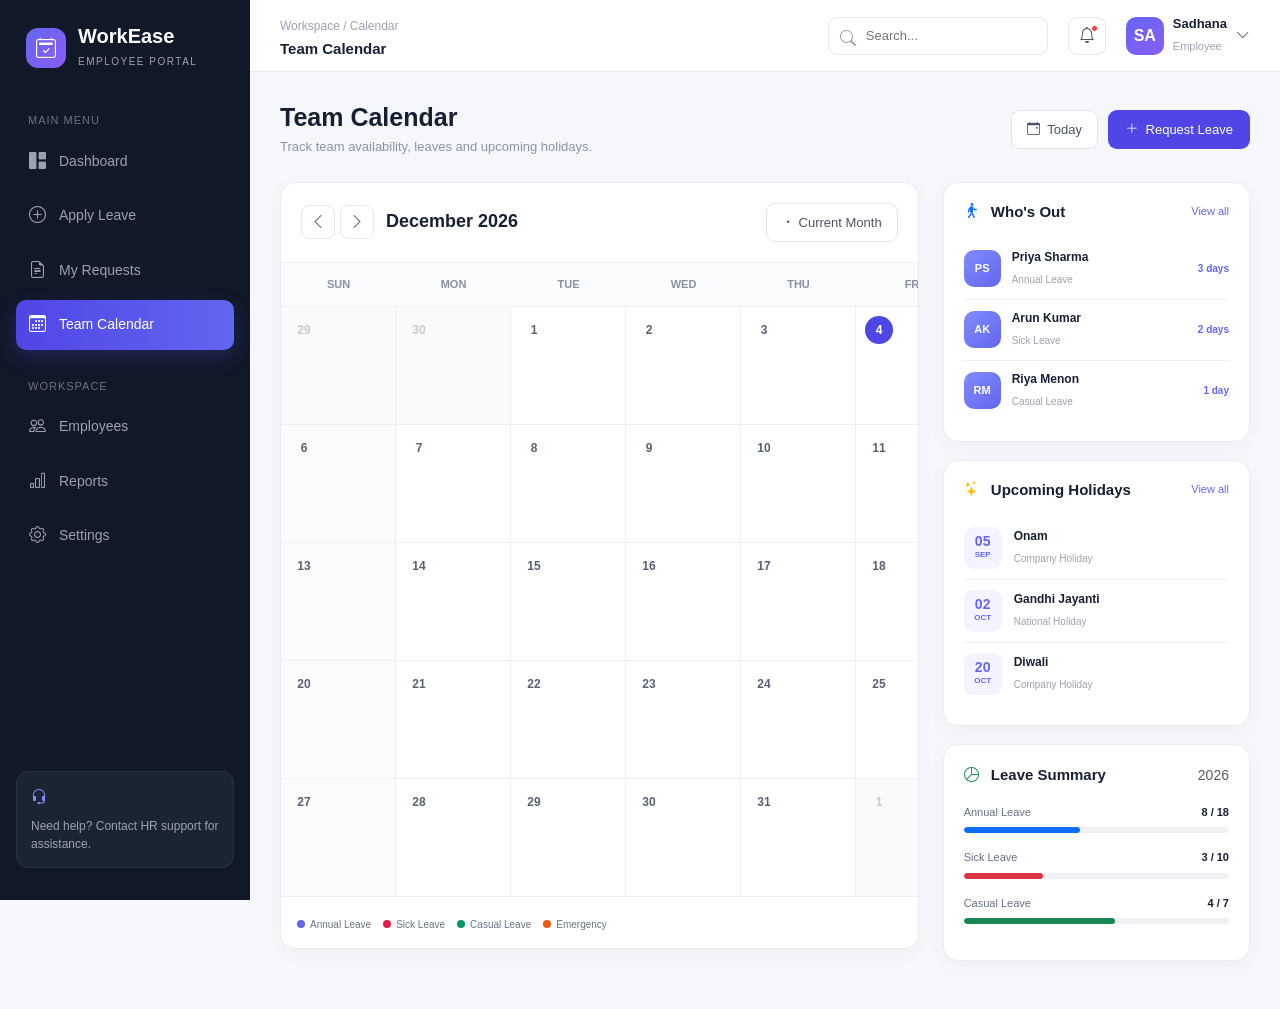
<file: calendar.html>
<!DOCTYPE html>
<html lang="en">

<head>
    <meta charset="UTF-8">
    <meta name="viewport" content="width=device-width, initial-scale=1.0">

    <title>Team Calendar - WorkEase</title>

    <!-- Bootstrap -->
    <link href="https://cdn.jsdelivr.net/npm/bootstrap@5.3.3/dist/css/bootstrap.min.css" rel="stylesheet">

    <!-- Bootstrap Icons -->
    <link rel="stylesheet" href="https://cdn.jsdelivr.net/npm/bootstrap-icons@1.11.3/font/bootstrap-icons.min.css">

    <style>
        * {
            margin: 0;
            padding: 0;
            box-sizing: border-box;
        }

        body {
            font-family: "Inter", -apple-system, BlinkMacSystemFont, "Segoe UI", sans-serif;
            background: #f5f7fb;
            color: #172033;
        }

        /* ================= SIDEBAR ================= */

        .sidebar {
            width: 250px;
            height: 100vh;
            position: fixed;
            left: 0;
            top: 0;
            background: #111827;
            color: #fff;
            z-index: 1000;
            padding: 24px 16px;
        }

        .brand {
            display: flex;
            align-items: center;
            gap: 12px;
            padding: 0 10px 28px;
        }

        .brand-icon {
            width: 40px;
            height: 40px;
            border-radius: 12px;
            background: linear-gradient(135deg, #6366f1, #8b5cf6);
            display: flex;
            align-items: center;
            justify-content: center;
            font-size: 20px;
        }

        .brand h4 {
            margin: 0;
            font-size: 20px;
            font-weight: 700;
        }

        .brand small {
            color: #9ca3af;
            font-size: 10px;
            letter-spacing: 1.5px;
        }

        .menu-title {
            color: #6b7280;
            font-size: 11px;
            text-transform: uppercase;
            letter-spacing: 1px;
            padding: 12px 12px 8px;
        }

        .nav-menu {
            list-style: none;
            padding: 0;
            margin: 0;
        }

        .nav-menu li {
            margin-bottom: 5px;
        }

        .nav-menu a {
            color: #9ca3af;
            text-decoration: none;
            display: flex;
            align-items: center;
            gap: 13px;
            padding: 12px 13px;
            border-radius: 10px;
            font-size: 14px;
            transition: 0.25s;
        }

        .nav-menu a i {
            font-size: 17px;
        }

        .nav-menu a:hover {
            background: #1f2937;
            color: #fff;
        }

        .nav-menu a.active {
            background: linear-gradient(90deg, #4f46e5, #6366f1);
            color: #fff;
            box-shadow: 0 8px 20px rgba(79, 70, 229, 0.25);
        }

        .sidebar-bottom {
            position: absolute;
            bottom: 20px;
            left: 16px;
            right: 16px;
        }

        .help-card {
            background: #1b2433;
            border: 1px solid #273244;
            padding: 14px;
            border-radius: 12px;
            margin-bottom: 12px;
        }

        .help-card i {
            color: #818cf8;
        }

        .help-card p {
            margin: 7px 0 0;
            font-size: 12px;
            color: #9ca3af;
        }

        /* ================= MAIN ================= */

        .main-content {
            margin-left: 250px;
            min-height: 100vh;
        }

        /* ================= TOPBAR ================= */

        .topbar {
            height: 72px;
            background: #fff;
            border-bottom: 1px solid #e8ebf0;
            display: flex;
            align-items: center;
            justify-content: space-between;
            padding: 0 30px;
            position: sticky;
            top: 0;
            z-index: 900;
        }

        .breadcrumb-area small {
            color: #9ca3af;
            font-size: 12px;
        }

        .breadcrumb-area h6 {
            margin: 3px 0 0;
            font-size: 15px;
            font-weight: 600;
        }

        .top-actions {
            display: flex;
            align-items: center;
            gap: 20px;
        }

        .search-box {
            width: 220px;
            position: relative;
        }

        .search-box i {
            position: absolute;
            left: 12px;
            top: 10px;
            color: #9ca3af;
        }

        .search-box input {
            width: 100%;
            height: 38px;
            border: 1px solid #e5e7eb;
            border-radius: 9px;
            padding-left: 37px;
            font-size: 13px;
            outline: none;
        }

        .search-box input:focus {
            border-color: #6366f1;
            box-shadow: 0 0 0 3px rgba(99, 102, 241, .08);
        }

        .notification {
            position: relative;
            width: 38px;
            height: 38px;
            border: 1px solid #e5e7eb;
            border-radius: 9px;
            display: flex;
            align-items: center;
            justify-content: center;
            color: #4b5563;
        }

        .notification span {
            position: absolute;
            width: 7px;
            height: 7px;
            background: #ef4444;
            border-radius: 50%;
            top: 7px;
            right: 7px;
            border: 1px solid #fff;
        }

        .profile {
            display: flex;
            align-items: center;
            gap: 9px;
        }

        .profile-avatar {
            width: 38px;
            height: 38px;
            border-radius: 10px;
            background: linear-gradient(135deg, #6366f1, #8b5cf6);
            color: white;
            display: flex;
            align-items: center;
            justify-content: center;
            font-weight: 700;
        }

        .profile-info strong {
            display: block;
            font-size: 13px;
        }

        .profile-info small {
            color: #9ca3af;
            font-size: 11px;
        }

        /* ================= PAGE ================= */

        .page {
            padding: 30px;
        }

        .page-heading {
            display: flex;
            align-items: center;
            justify-content: space-between;
            margin-bottom: 25px;
        }

        .page-heading h2 {
            font-size: 25px;
            font-weight: 700;
            margin-bottom: 5px;
        }

        .page-heading p {
            color: #8a94a6;
            font-size: 13px;
            margin: 0;
        }

        .heading-buttons {
            display: flex;
            gap: 10px;
        }

        .btn-outline-custom {
            border: 1px solid #e1e5eb;
            background: white;
            color: #4b5563;
            border-radius: 9px;
            padding: 9px 15px;
            font-size: 13px;
        }

        .btn-outline-custom:hover {
            border-color: #6366f1;
            color: #6366f1;
        }

        .btn-primary-custom {
            background: #4f46e5;
            border: none;
            color: white;
            border-radius: 9px;
            padding: 9px 17px;
            font-size: 13px;
        }

        .btn-primary-custom:hover {
            background: #4338ca;
            color: #fff;
        }

        /* ================= CALENDAR ================= */

        .calendar-card {
            background: #fff;
            border: 1px solid #e9ecf2;
            border-radius: 15px;
            overflow: hidden;
            box-shadow: 0 5px 20px rgba(15, 23, 42, 0.03);
        }

        .calendar-header {
            padding: 20px;
            display: flex;
            align-items: center;
            justify-content: space-between;
            border-bottom: 1px solid #edf0f4;
        }

        .month-title {
            display: flex;
            align-items: center;
            gap: 12px;
        }

        .month-title h4 {
            margin: 0;
            font-size: 18px;
            font-weight: 700;
            min-width: 155px;
        }

        .month-nav {
            display: flex;
            gap: 5px;
        }

        .month-nav button {
            width: 34px;
            height: 34px;
            border: 1px solid #e4e7ec;
            background: #fff;
            border-radius: 8px;
            color: #5b6473;
        }

        .month-nav button:hover {
            background: #f5f6ff;
            color: #4f46e5;
        }

        .calendar-scroll {
            overflow-x: auto;
        }

        .weekdays {
            display: grid;
            grid-template-columns: repeat(7, minmax(115px, 1fr));
            min-width: 805px;
            background: #fafbfc;
            border-bottom: 1px solid #edf0f4;
        }

        .weekday {
            text-align: center;
            padding: 13px 5px;
            font-size: 11px;
            font-weight: 700;
            color: #8992a3;
            text-transform: uppercase;
        }

        .calendar-grid {
            display: grid;
            grid-template-columns: repeat(7, minmax(115px, 1fr));
            min-width: 805px;
        }

        .calendar-day {
            min-height: 118px;
            border-right: 1px solid #edf0f4;
            border-bottom: 1px solid #edf0f4;
            padding: 9px;
            background: #fff;
            transition: 0.2s;
            cursor: pointer;
        }

        .calendar-day:hover {
            background: #fafbff;
        }

        .calendar-day.weekend {
            background: #fbfbfc;
        }

        .calendar-day.other-month {
            background: #fafafa;
        }

        .day-number {
            display: flex;
            align-items: center;
            justify-content: center;
            width: 28px;
            height: 28px;
            font-size: 12px;
            font-weight: 600;
            color: #596273;
            margin-bottom: 5px;
        }

        .today .day-number {
            background: #4f46e5;
            color: white;
            border-radius: 50%;
        }

        .other-month .day-number {
            color: #c5cad3;
        }

        .leave-chip {
            display: flex;
            align-items: center;
            gap: 5px;
            padding: 5px 6px;
            border-radius: 6px;
            margin-top: 4px;
            font-size: 10px;
            font-weight: 600;
            overflow: hidden;
            white-space: nowrap;
            text-overflow: ellipsis;
        }

        .leave-chip.annual {
            background: #eef2ff;
            color: #4f46e5;
        }

        .leave-chip.sick {
            background: #fff1f2;
            color: #e11d48;
        }

        .leave-chip.casual {
            background: #ecfdf5;
            color: #059669;
        }

        .leave-chip.emergency {
            background: #fff7ed;
            color: #ea580c;
        }

        .mini-avatar {
            width: 17px;
            height: 17px;
            min-width: 17px;
            border-radius: 50%;
            background: #6366f1;
            color: #fff;
            font-size: 8px;
            display: flex;
            align-items: center;
            justify-content: center;
        }

        /* ================= SIDE CARDS ================= */

        .side-card {
            background: #fff;
            border: 1px solid #e9ecf2;
            border-radius: 15px;
            padding: 20px;
            margin-bottom: 18px;
            box-shadow: 0 5px 20px rgba(15, 23, 42, 0.03);
        }

        .side-card-header {
            display: flex;
            justify-content: space-between;
            align-items: center;
            margin-bottom: 18px;
        }

        .side-card-header h5 {
            font-size: 15px;
            margin: 0;
            font-weight: 700;
        }

        .side-card-header a {
            color: #6366f1;
            font-size: 11px;
            text-decoration: none;
        }

        /* WHO OUT */

        .person {
            display: flex;
            align-items: center;
            gap: 11px;
            padding: 9px 0;
            border-bottom: 1px solid #f0f1f4;
        }

        .person:last-child {
            border-bottom: none;
        }

        .person-avatar {
            width: 37px;
            height: 37px;
            border-radius: 10px;
            display: flex;
            align-items: center;
            justify-content: center;
            color: #fff;
            font-size: 11px;
            font-weight: 700;
            background: linear-gradient(135deg, #818cf8, #6366f1);
        }

        .person-info {
            flex: 1;
        }

        .person-info strong {
            display: block;
            font-size: 12px;
        }

        .person-info small {
            color: #9ca3af;
            font-size: 10px;
        }

        .person-days {
            font-size: 10px;
            font-weight: 600;
            color: #6366f1;
        }

        /* HOLIDAYS */

        .holiday {
            display: flex;
            align-items: center;
            gap: 12px;
            padding: 10px 0;
            border-bottom: 1px solid #f0f1f4;
        }

        .holiday:last-child {
            border-bottom: none;
        }

        .holiday-date {
            width: 38px;
            height: 42px;
            border-radius: 9px;
            background: #f5f3ff;
            color: #6366f1;
            text-align: center;
            display: flex;
            flex-direction: column;
            justify-content: center;
            font-weight: 700;
        }

        .holiday-date strong {
            font-size: 14px;
            line-height: 15px;
        }

        .holiday-date small {
            font-size: 8px;
            text-transform: uppercase;
        }

        .holiday-info strong {
            display: block;
            font-size: 12px;
        }

        .holiday-info small {
            color: #9ca3af;
            font-size: 10px;
        }

        /* SUMMARY */

        .summary-item {
            margin-bottom: 16px;
        }

        .summary-top {
            display: flex;
            justify-content: space-between;
            margin-bottom: 7px;
        }

        .summary-top span {
            font-size: 11px;
            color: #667085;
        }

        .summary-top strong {
            font-size: 11px;
        }

        .progress {
            height: 6px;
            background: #f0f1f4;
            border-radius: 20px;
        }

        .progress-bar {
            border-radius: 20px;
        }

        .legend {
            display: flex;
            flex-wrap: wrap;
            gap: 12px;
            margin-top: 20px;
        }

        .legend-item {
            display: flex;
            align-items: center;
            gap: 5px;
            font-size: 10px;
            color: #697386;
        }

        .legend-dot {
            width: 8px;
            height: 8px;
            border-radius: 50%;
        }

        .dot-annual {
            background: #6366f1;
        }

        .dot-sick {
            background: #e11d48;
        }

        .dot-casual {
            background: #059669;
        }

        .dot-emergency {
            background: #ea580c;
        }

        /* ================= MODAL ================= */

        .modal-content {
            border: none;
            border-radius: 15px;
            overflow: hidden;
        }

        .modal-header {
            background: #111827;
            color: white;
            border: none;
        }

        .modal-title {
            font-size: 16px;
        }

        .leave-detail {
            display: flex;
            justify-content: space-between;
            padding: 10px 0;
            border-bottom: 1px solid #eef0f3;
            font-size: 13px;
        }

        .leave-detail:last-child {
            border-bottom: none;
        }

        .leave-detail span:first-child {
            color: #8a94a6;
        }

        .leave-detail strong {
            color: #1f2937;
        }

        /* ================= MOBILE ================= */

        .mobile-menu {
            display: none;
        }

        @media (max-width: 1100px) {

            .sidebar {
                width: 220px;
            }

            .main-content {
                margin-left: 220px;
            }

            .search-box {
                display: none;
            }

        }

        @media (max-width: 900px) {

            .sidebar {
                transform: translateX(-100%);
                transition: 0.3s;
            }

            .sidebar.show {
                transform: translateX(0);
            }

            .main-content {
                margin-left: 0;
            }

            .mobile-menu {
                display: flex;
                width: 36px;
                height: 36px;
                border: 1px solid #e5e7eb;
                border-radius: 8px;
                align-items: center;
                justify-content: center;
                margin-right: 10px;
                background: #fff;
            }

            .topbar {
                padding: 0 18px;
            }

            .page {
                padding: 20px 15px;
            }

            .page-heading {
                align-items: flex-start;
                gap: 15px;
                flex-direction: column;
            }

        }

        @media (max-width: 600px) {

            .profile-info {
                display: none;
            }

            .profile-avatar {
                width: 34px;
                height: 34px;
            }

            .top-actions {
                gap: 8px;
            }

            .page-heading h2 {
                font-size: 21px;
            }

            .heading-buttons {
                width: 100%;
            }

            .heading-buttons button {
                flex: 1;
            }

            .calendar-header {
                padding: 15px;
            }

            .month-title h4 {
                font-size: 15px;
                min-width: 125px;
            }

        }
    </style>
</head>

<body>

    <!-- ================= SIDEBAR ================= -->

    <aside class="sidebar" id="sidebar">

        <div class="brand">

            <div class="brand-icon">
                <i class="bi bi-calendar2-check"></i>
            </div>

            <div>
                <h4>WorkEase</h4>
                <small>EMPLOYEE PORTAL</small>
            </div>

        </div>

        <div class="menu-title">Main Menu</div>

        <ul class="nav-menu">

            <li>
                <a href="index.html">
                    <i class="bi bi-grid-1x2-fill"></i>
                    Dashboard
                </a>
            </li>

            <li>
                <a href="apply-leave.html">
                    <i class="bi bi-plus-circle"></i>
                    Apply Leave
                </a>
            </li>

            <li>
                <a href="my-leaves.html">
                    <i class="bi bi-file-earmark-text"></i>
                    My Requests
                </a>
            </li>

            <li>
                <a href="calendar.html" class="active">
                    <i class="bi bi-calendar3"></i>
                    Team Calendar
                </a>
            </li>

        </ul>

        <div class="menu-title mt-3">Workspace</div>

        <ul class="nav-menu">

            <li>
                <a href="employees.html">
                    <i class="bi bi-people"></i>
                    Employees
                </a>
            </li>

            <li>
                <a href="reports.html">
                    <i class="bi bi-bar-chart"></i>
                    Reports
                </a>
            </li>

            <li>
                <a href="settings.html">
                    <i class="bi bi-gear"></i>
                    Settings
                </a>
            </li>

        </ul>

        <div class="sidebar-bottom">

            <div class="help-card">
                <i class="bi bi-headset"></i>
                <p>Need help? Contact HR support for assistance.</p>
            </div>

        </div>

    </aside>


    <!-- ================= MAIN ================= -->

    <main class="main-content">

        <!-- TOPBAR -->

        <header class="topbar">

            <div class="d-flex align-items-center">

                <button class="mobile-menu" onclick="toggleSidebar()">
                    <i class="bi bi-list"></i>
                </button>

                <div class="breadcrumb-area">

                    <small>Workspace / Calendar</small>

                    <h6>Team Calendar</h6>

                </div>

            </div>


            <div class="top-actions">

                <div class="search-box">
                    <i class="bi bi-search"></i>
                    <input type="text" placeholder="Search...">
                </div>

                <div class="notification">
                    <i class="bi bi-bell"></i>
                    <span></span>
                </div>

                <div class="profile">

                    <div class="profile-avatar">
                        SA
                    </div>

                    <div class="profile-info">
                        <strong>Sadhana</strong>
                        <small>Employee</small>
                    </div>

                    <i class="bi bi-chevron-down text-muted small"></i>

                </div>

            </div>

        </header>


        <!-- PAGE -->

        <section class="page">

            <!-- HEADING -->

            <div class="page-heading">

                <div>
                    <h2>Team Calendar</h2>
                    <p>Track team availability, leaves and upcoming holidays.</p>
                </div>

                <div class="heading-buttons">

                    <button class="btn-outline-custom" onclick="goToday()">
                        <i class="bi bi-calendar-event me-1"></i>
                        Today
                    </button>

                    <button class="btn-primary-custom" onclick="location.href='apply-leave.html'">
                        <i class="bi bi-plus-lg me-1"></i>
                        Request Leave
                    </button>

                </div>

            </div>


            <div class="row g-4">

                <!-- ================= CALENDAR AREA ================= -->

                <div class="col-xl-8 col-lg-8">

                    <div class="calendar-card">

                        <div class="calendar-header">

                            <div class="month-title">

                                <div class="month-nav">

                                    <button onclick="changeMonth(-1)">
                                        <i class="bi bi-chevron-left"></i>
                                    </button>

                                    <button onclick="changeMonth(1)">
                                        <i class="bi bi-chevron-right"></i>
                                    </button>

                                </div>

                                <h4 id="monthYear"></h4>

                            </div>

                            <button class="btn-outline-custom" onclick="goToday()">
                                <i class="bi bi-dot"></i>
                                Current Month
                            </button>

                        </div>


                        <div class="calendar-scroll">

                            <div class="weekdays">

                                <div class="weekday">Sun</div>
                                <div class="weekday">Mon</div>
                                <div class="weekday">Tue</div>
                                <div class="weekday">Wed</div>
                                <div class="weekday">Thu</div>
                                <div class="weekday">Fri</div>
                                <div class="weekday">Sat</div>

                            </div>


                            <div class="calendar-grid" id="calendarGrid">
                            </div>

                        </div>


                        <div class="px-3 pb-3">

                            <div class="legend">

                                <div class="legend-item">
                                    <span class="legend-dot dot-annual"></span>
                                    Annual Leave
                                </div>

                                <div class="legend-item">
                                    <span class="legend-dot dot-sick"></span>
                                    Sick Leave
                                </div>

                                <div class="legend-item">
                                    <span class="legend-dot dot-casual"></span>
                                    Casual Leave
                                </div>

                                <div class="legend-item">
                                    <span class="legend-dot dot-emergency"></span>
                                    Emergency
                                </div>

                            </div>

                        </div>

                    </div>

                </div>


                <!-- ================= RIGHT SIDE ================= -->

                <div class="col-xl-4 col-lg-4">

                    <!-- WHO'S OUT -->

                    <div class="side-card">

                        <div class="side-card-header">

                            <h5>
                                <i class="bi bi-person-walking me-2 text-primary"></i>
                                Who's Out
                            </h5>

                            <a href="#">View all</a>

                        </div>


                        <div class="person">

                            <div class="person-avatar">
                                PS
                            </div>

                            <div class="person-info">
                                <strong>Priya Sharma</strong>
                                <small>Annual Leave</small>
                            </div>

                            <div class="person-days">
                                3 days
                            </div>

                        </div>


                        <div class="person">

                            <div class="person-avatar">
                                AK
                            </div>

                            <div class="person-info">
                                <strong>Arun Kumar</strong>
                                <small>Sick Leave</small>
                            </div>

                            <div class="person-days">
                                2 days
                            </div>

                        </div>


                        <div class="person">

                            <div class="person-avatar">
                                RM
                            </div>

                            <div class="person-info">
                                <strong>Riya Menon</strong>
                                <small>Casual Leave</small>
                            </div>

                            <div class="person-days">
                                1 day
                            </div>

                        </div>

                    </div>


                    <!-- UPCOMING HOLIDAYS -->

                    <div class="side-card">

                        <div class="side-card-header">

                            <h5>
                                <i class="bi bi-stars me-2 text-warning"></i>
                                Upcoming Holidays
                            </h5>

                            <a href="#">View all</a>

                        </div>


                        <div class="holiday">

                            <div class="holiday-date">
                                <strong>05</strong>
                                <small>Sep</small>
                            </div>

                            <div class="holiday-info">
                                <strong>Onam</strong>
                                <small>Company Holiday</small>
                            </div>

                        </div>


                        <div class="holiday">

                            <div class="holiday-date">
                                <strong>02</strong>
                                <small>Oct</small>
                            </div>

                            <div class="holiday-info">
                                <strong>Gandhi Jayanti</strong>
                                <small>National Holiday</small>
                            </div>

                        </div>


                        <div class="holiday">

                            <div class="holiday-date">
                                <strong>20</strong>
                                <small>Oct</small>
                            </div>

                            <div class="holiday-info">
                                <strong>Diwali</strong>
                                <small>Company Holiday</small>
                            </div>

                        </div>

                    </div>


                    <!-- LEAVE SUMMARY -->

                    <div class="side-card">

                        <div class="side-card-header">

                            <h5>
                                <i class="bi bi-pie-chart me-2 text-success"></i>
                                Leave Summary
                            </h5>

                            <span class="text-muted small">2026</span>

                        </div>


                        <div class="summary-item">

                            <div class="summary-top">
                                <span>Annual Leave</span>
                                <strong>8 / 18</strong>
                            </div>

                            <div class="progress">
                                <div class="progress-bar bg-primary" style="width:44%"></div>
                            </div>

                        </div>


                        <div class="summary-item">

                            <div class="summary-top">
                                <span>Sick Leave</span>
                                <strong>3 / 10</strong>
                            </div>

                            <div class="progress">
                                <div class="progress-bar bg-danger" style="width:30%"></div>
                            </div>

                        </div>


                        <div class="summary-item">

                            <div class="summary-top">
                                <span>Casual Leave</span>
                                <strong>4 / 7</strong>
                            </div>

                            <div class="progress">
                                <div class="progress-bar bg-success" style="width:57%"></div>
                            </div>

                        </div>

                    </div>

                </div>

            </div>

        </section>

    </main>


    <!-- ================= MODAL ================= -->

    <div class="modal fade" id="leaveModal" tabindex="-1">

        <div class="modal-dialog modal-dialog-centered">

            <div class="modal-content">

                <div class="modal-header">

                    <h5 class="modal-title">
                        <i class="bi bi-calendar-check me-2"></i>
                        Leave Details
                    </h5>

                    <button type="button" class="btn-close btn-close-white" data-bs-dismiss="modal">
                    </button>

                </div>

                <div class="modal-body">

                    <div class="leave-detail">
                        <span>Employee</span>
                        <strong id="modalEmployee">-</strong>
                    </div>

                    <div class="leave-detail">
                        <span>Leave Type</span>
                        <strong id="modalType">-</strong>
                    </div>

                    <div class="leave-detail">
                        <span>Date</span>
                        <strong id="modalDate">-</strong>
                    </div>

                    <div class="leave-detail">
                        <span>Status</span>
                        <strong class="text-success">Approved</strong>
                    </div>

                </div>

                <div class="modal-footer">

                    <button class="btn btn-light btn-sm" data-bs-dismiss="modal">
                        Close
                    </button>

                </div>

            </div>

        </div>

    </div>


    <!-- Bootstrap JS -->

    <script src="https://cdn.jsdelivr.net/npm/bootstrap@5.3.3/dist/js/bootstrap.bundle.min.js"></script>


    <script>

        /* ================= CALENDAR DATA ================= */

        const leaves = [

            {
                date: "2026-09-03",
                employee: "Priya Sharma",
                type: "Annual Leave",
                className: "annual",
                initials: "PS"
            },

            {
                date: "2026-09-04",
                employee: "Priya Sharma",
                type: "Annual Leave",
                className: "annual",
                initials: "PS"
            },

            {
                date: "2026-09-08",
                employee: "Arun Kumar",
                type: "Sick Leave",
                className: "sick",
                initials: "AK"
            },

            {
                date: "2026-09-10",
                employee: "Riya Menon",
                type: "Casual Leave",
                className: "casual",
                initials: "RM"
            },

            {
                date: "2026-09-15",
                employee: "Sadhana",
                type: "Annual Leave",
                className: "annual",
                initials: "SA"
            },

            {
                date: "2026-09-16",
                employee: "Sadhana",
                type: "Annual Leave",
                className: "annual",
                initials: "SA"
            },

            {
                date: "2026-09-21",
                employee: "Vikram Raj",
                type: "Emergency Leave",
                className: "emergency",
                initials: "VR"
            },

            {
                date: "2026-09-24",
                employee: "Anitha Kumar",
                type: "Casual Leave",
                className: "casual",
                initials: "AK"
            },

            {
                date: "2026-09-29",
                employee: "Rahul Dev",
                type: "Sick Leave",
                className: "sick",
                initials: "RD"
            }

        ];


        let currentDate = new Date();


        /* ================= RENDER CALENDAR ================= */

        function renderCalendar() {

            const year = currentDate.getFullYear();

            const month = currentDate.getMonth();

            const monthYear = document.getElementById("monthYear");

            const calendarGrid = document.getElementById("calendarGrid");


            monthYear.innerText = currentDate.toLocaleString("default", {
                month: "long",
                year: "numeric"
            });


            calendarGrid.innerHTML = "";


            const firstDay = new Date(year, month, 1).getDay();

            const daysInMonth = new Date(year, month + 1, 0).getDate();

            const previousMonthDays = new Date(year, month, 0).getDate();


            /* Previous month days */

            for (let i = firstDay - 1; i >= 0; i--) {

                const day = previousMonthDays - i;

                createDay(day, true, null, month - 1);

            }


            /* Current month */

            for (let day = 1; day <= daysInMonth; day++) {

                createDay(day, false, month, month);

            }


            /* Next month */

            const totalCells = firstDay + daysInMonth;

            const remaining = totalCells % 7 === 0
                ? 0
                : 7 - (totalCells % 7);


            for (let day = 1; day <= remaining; day++) {

                createDay(day, true, null, month + 1);

            }

        }


        /* ================= CREATE DAY ================= */

        function createDay(day, otherMonth, unused, monthValue) {

            const year = currentDate.getFullYear();

            const actualMonth = monthValue;

            const cell = document.createElement("div");

            cell.classList.add("calendar-day");


            if (otherMonth) {
                cell.classList.add("other-month");
            }


            const tempDate = new Date(year, actualMonth, day);

            const dayOfWeek = tempDate.getDay();


            if (dayOfWeek === 0 || dayOfWeek === 6) {
                cell.classList.add("weekend");
            }


            const today = new Date();

            if (
                !otherMonth &&
                day === today.getDate() &&
                currentDate.getMonth() === today.getMonth() &&
                currentDate.getFullYear() === today.getFullYear()
            ) {

                cell.classList.add("today");

            }


            const number = document.createElement("div");

            number.className = "day-number";

            number.innerText = day;

            cell.appendChild(number);


            if (!otherMonth) {

                const dateString =
                    `${year}-${String(actualMonth + 1).padStart(2, "0")}-${String(day).padStart(2, "0")}`;


                const dayLeaves = leaves.filter(
                    leave => leave.date === dateString
                );


                dayLeaves.forEach(leave => {

                    const chip = document.createElement("div");

                    chip.className =
                        `leave-chip ${leave.className}`;

                    chip.innerHTML = `
                        <span class="mini-avatar">
                            ${leave.initials}
                        </span>
                        <span>${leave.employee}</span>
                    `;


                    chip.addEventListener("click", function (event) {

                        event.stopPropagation();

                        showLeaveDetails(leave);

                    });


                    cell.appendChild(chip);

                });

            }


            cell.addEventListener("click", function () {

                if (!otherMonth) {

                    showDayDetails(
                        `${day} ${currentDate.toLocaleString("default", {
                            month: "long"
                        })} ${year}`
                    );

                }

            });


            document
                .getElementById("calendarGrid")
                .appendChild(cell);

        }


        /* ================= MONTH NAVIGATION ================= */

        function changeMonth(direction) {

            currentDate.setMonth(
                currentDate.getMonth() + direction
            );

            renderCalendar();

        }


        /* ================= TODAY ================= */

        function goToday() {

            currentDate = new Date();

            renderCalendar();

        }


        /* ================= LEAVE MODAL ================= */

        function showLeaveDetails(leave) {

            document.getElementById("modalEmployee").innerText =
                leave.employee;

            document.getElementById("modalType").innerText =
                leave.type;

            document.getElementById("modalDate").innerText =
                formatDate(leave.date);


            const modal =
                new bootstrap.Modal(
                    document.getElementById("leaveModal")
                );

            modal.show();

        }


        function showDayDetails(date) {

            document.getElementById("modalEmployee").innerText =
                "Team Calendar";

            document.getElementById("modalType").innerText =
                "No leave selected";

            document.getElementById("modalDate").innerText =
                date;


            const modal =
                new bootstrap.Modal(
                    document.getElementById("leaveModal")
                );

            modal.show();

        }


        /* ================= DATE FORMAT ================= */

        function formatDate(dateString) {

            const date = new Date(dateString);

            return date.toLocaleDateString("en-IN", {
                day: "2-digit",
                month: "short",
                year: "numeric"
            });

        }


        /* ================= SIDEBAR ================= */

        function toggleSidebar() {

            document
                .getElementById("sidebar")
                .classList.toggle("show");

        }


        /* ================= INITIAL LOAD ================= */

        renderCalendar();

    </script>

</body>

</html>
</file>
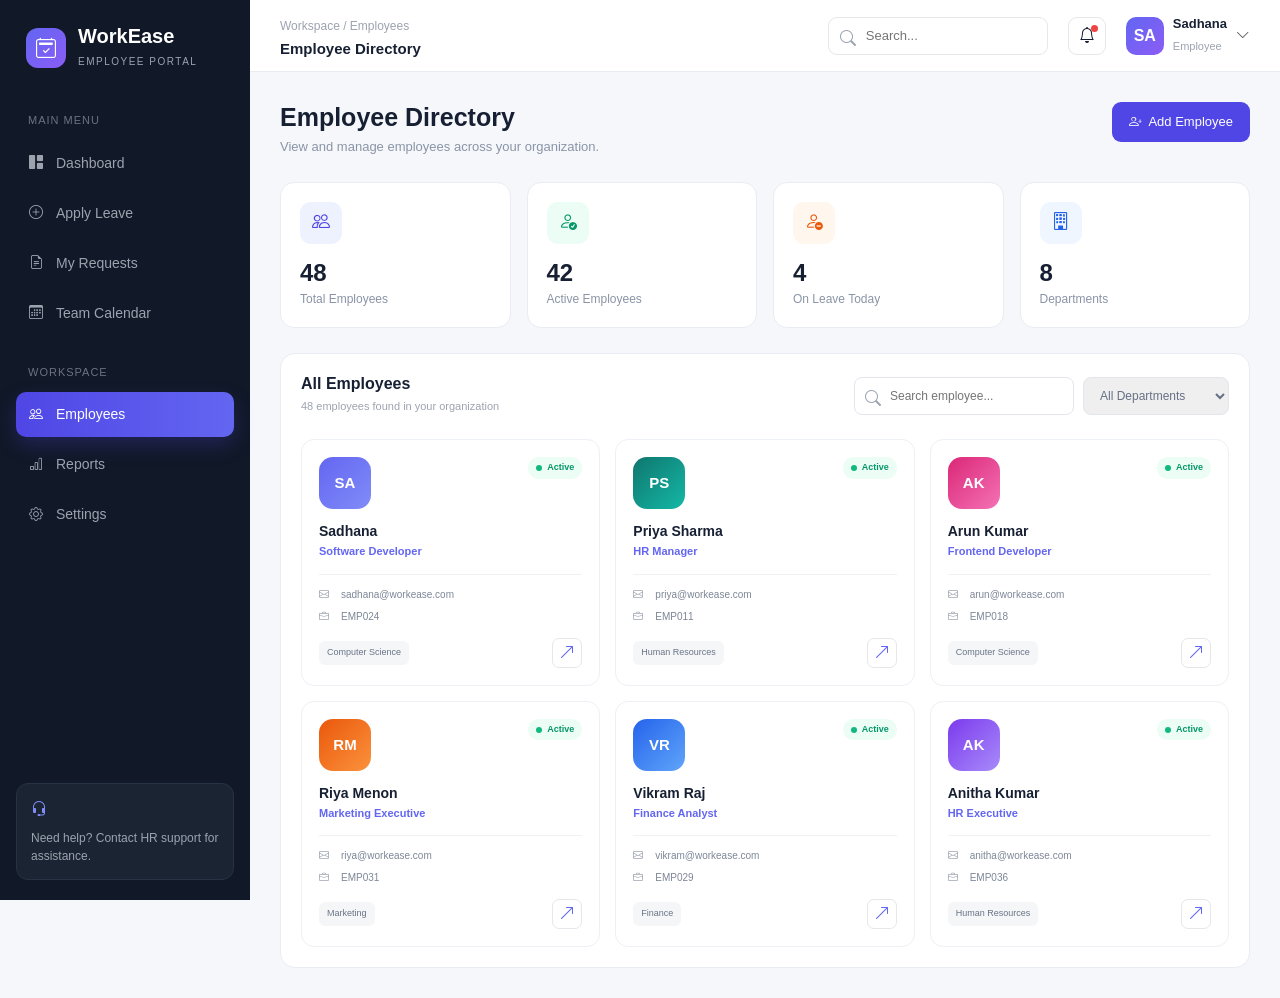
<file: employees.html>
<!DOCTYPE html>
<html lang="en">

<head>
    <meta charset="UTF-8">
    <meta name="viewport" content="width=device-width, initial-scale=1.0">

    <title>Employees - WorkEase</title>

    <!-- Bootstrap -->
    <link href="https://cdn.jsdelivr.net/npm/bootstrap@5.3.3/dist/css/bootstrap.min.css" rel="stylesheet">

    <!-- Bootstrap Icons -->
    <link rel="stylesheet" href="https://cdn.jsdelivr.net/npm/bootstrap-icons@1.11.3/font/bootstrap-icons.min.css">

    <style>
        * {
            margin: 0;
            padding: 0;
            box-sizing: border-box;
        }

        body {
            font-family: "Inter", -apple-system, BlinkMacSystemFont, "Segoe UI", sans-serif;
            background: #f5f7fb;
            color: #172033;
        }

        /* SIDEBAR */

        .sidebar {
            width: 250px;
            height: 100vh;
            position: fixed;
            left: 0;
            top: 0;
            background: #111827;
            color: white;
            z-index: 1000;
            padding: 24px 16px;
        }

        .brand {
            display: flex;
            align-items: center;
            gap: 12px;
            padding: 0 10px 28px;
        }

        .brand-icon {
            width: 40px;
            height: 40px;
            border-radius: 12px;
            background: linear-gradient(135deg, #6366f1, #8b5cf6);
            display: flex;
            align-items: center;
            justify-content: center;
            font-size: 20px;
        }

        .brand h4 {
            margin: 0;
            font-size: 20px;
            font-weight: 700;
        }

        .brand small {
            color: #9ca3af;
            font-size: 10px;
            letter-spacing: 1.5px;
        }

        .menu-title {
            color: #6b7280;
            font-size: 11px;
            text-transform: uppercase;
            letter-spacing: 1px;
            padding: 12px;
        }

        .nav-menu {
            list-style: none;
            padding: 0;
        }

        .nav-menu li {
            margin-bottom: 5px;
        }

        .nav-menu a {
            color: #9ca3af;
            text-decoration: none;
            display: flex;
            align-items: center;
            gap: 13px;
            padding: 12px 13px;
            border-radius: 10px;
            font-size: 14px;
            transition: .25s;
        }

        .nav-menu a:hover {
            background: #1f2937;
            color: white;
        }

        .nav-menu a.active {
            background: linear-gradient(90deg, #4f46e5, #6366f1);
            color: white;
            box-shadow: 0 8px 20px rgba(79, 70, 229, .25);
        }

        .sidebar-bottom {
            position: absolute;
            bottom: 20px;
            left: 16px;
            right: 16px;
        }

        .help-card {
            background: #1b2433;
            border: 1px solid #273244;
            padding: 14px;
            border-radius: 12px;
        }

        .help-card i {
            color: #818cf8;
        }

        .help-card p {
            margin: 7px 0 0;
            font-size: 12px;
            color: #9ca3af;
        }

        /* MAIN */

        .main-content {
            margin-left: 250px;
            min-height: 100vh;
        }

        /* TOPBAR */

        .topbar {
            height: 72px;
            background: white;
            border-bottom: 1px solid #e8ebf0;
            display: flex;
            align-items: center;
            justify-content: space-between;
            padding: 0 30px;
            position: sticky;
            top: 0;
            z-index: 900;
        }

        .breadcrumb-area small {
            color: #9ca3af;
            font-size: 12px;
        }

        .breadcrumb-area h6 {
            margin: 3px 0 0;
            font-size: 15px;
            font-weight: 600;
        }

        .top-actions {
            display: flex;
            align-items: center;
            gap: 20px;
        }

        .search-mini {
            width: 220px;
            position: relative;
        }

        .search-mini i {
            position: absolute;
            left: 12px;
            top: 10px;
            color: #9ca3af;
        }

        .search-mini input {
            width: 100%;
            height: 38px;
            border: 1px solid #e5e7eb;
            border-radius: 9px;
            padding-left: 37px;
            outline: none;
            font-size: 13px;
        }

        .search-mini input:focus {
            border-color: #6366f1;
        }

        .notification {
            width: 38px;
            height: 38px;
            border: 1px solid #e5e7eb;
            border-radius: 9px;
            display: flex;
            align-items: center;
            justify-content: center;
            position: relative;
        }

        .notification span {
            position: absolute;
            width: 7px;
            height: 7px;
            background: #ef4444;
            border-radius: 50%;
            top: 7px;
            right: 7px;
        }

        .profile {
            display: flex;
            align-items: center;
            gap: 9px;
        }

        .profile-avatar {
            width: 38px;
            height: 38px;
            border-radius: 10px;
            background: linear-gradient(135deg, #6366f1, #8b5cf6);
            color: white;
            display: flex;
            align-items: center;
            justify-content: center;
            font-weight: 700;
        }

        .profile-info strong {
            display: block;
            font-size: 13px;
        }

        .profile-info small {
            color: #9ca3af;
            font-size: 11px;
        }

        /* PAGE */

        .page {
            padding: 30px;
        }

        .page-heading {
            display: flex;
            justify-content: space-between;
            align-items: flex-start;
            margin-bottom: 25px;
        }

        .page-heading h2 {
            font-size: 25px;
            font-weight: 700;
            margin-bottom: 5px;
        }

        .page-heading p {
            color: #8a94a6;
            font-size: 13px;
            margin: 0;
        }

        .btn-primary-custom {
            background: #4f46e5;
            color: white;
            border: none;
            padding: 10px 17px;
            border-radius: 9px;
            font-size: 13px;
        }

        .btn-primary-custom:hover {
            background: #4338ca;
            color: white;
        }

        /* STATS */

        .stat-card {
            background: white;
            border: 1px solid #e9ecf2;
            border-radius: 14px;
            padding: 19px;
            height: 100%;
            transition: .25s;
        }

        .stat-card:hover {
            transform: translateY(-3px);
            box-shadow: 0 10px 25px rgba(15, 23, 42, .06);
        }

        .stat-icon {
            width: 42px;
            height: 42px;
            border-radius: 11px;
            display: flex;
            align-items: center;
            justify-content: center;
            font-size: 18px;
            margin-bottom: 15px;
        }

        .icon-purple {
            background: #eef2ff;
            color: #4f46e5;
        }

        .icon-green {
            background: #ecfdf5;
            color: #059669;
        }

        .icon-orange {
            background: #fff7ed;
            color: #ea580c;
        }

        .icon-blue {
            background: #eff6ff;
            color: #2563eb;
        }

        .stat-card h3 {
            font-size: 24px;
            font-weight: 700;
            margin-bottom: 3px;
        }

        .stat-card p {
            margin: 0;
            color: #8a94a6;
            font-size: 12px;
        }

        /* TOOLBAR */

        .directory-card {
            margin-top: 25px;
            background: white;
            border: 1px solid #e9ecf2;
            border-radius: 15px;
            padding: 20px;
        }

        .toolbar {
            display: flex;
            justify-content: space-between;
            align-items: center;
            gap: 15px;
            margin-bottom: 22px;
        }

        .directory-title h5 {
            margin: 0;
            font-size: 16px;
            font-weight: 700;
        }

        .directory-title small {
            color: #9ca3af;
            font-size: 11px;
        }

        .filters {
            display: flex;
            gap: 9px;
        }

        .filter-search {
            position: relative;
            width: 220px;
        }

        .filter-search i {
            position: absolute;
            left: 11px;
            top: 10px;
            color: #9ca3af;
        }

        .filter-search input {
            width: 100%;
            height: 38px;
            border: 1px solid #e2e6ec;
            border-radius: 8px;
            padding-left: 35px;
            font-size: 12px;
            outline: none;
        }

        .filter-select {
            height: 38px;
            border: 1px solid #e2e6ec;
            border-radius: 8px;
            padding: 0 12px;
            font-size: 12px;
            color: #667085;
            outline: none;
        }

        /* EMPLOYEE GRID */

        .employee-grid {
            display: grid;
            grid-template-columns: repeat(3, 1fr);
            gap: 15px;
        }

        .employee-card {
            border: 1px solid #edf0f4;
            border-radius: 13px;
            padding: 17px;
            transition: .25s;
            position: relative;
            background: #fff;
        }

        .employee-card:hover {
            transform: translateY(-4px);
            border-color: #d9dcff;
            box-shadow: 0 12px 28px rgba(15, 23, 42, .07);
        }

        .employee-top {
            display: flex;
            justify-content: space-between;
            align-items: flex-start;
        }

        .employee-avatar {
            width: 52px;
            height: 52px;
            border-radius: 14px;
            display: flex;
            align-items: center;
            justify-content: center;
            color: white;
            font-weight: 700;
            font-size: 15px;
        }

        .avatar-1 {
            background: linear-gradient(135deg, #6366f1, #818cf8);
        }

        .avatar-2 {
            background: linear-gradient(135deg, #0f766e, #14b8a6);
        }

        .avatar-3 {
            background: linear-gradient(135deg, #db2777, #f472b6);
        }

        .avatar-4 {
            background: linear-gradient(135deg, #ea580c, #fb923c);
        }

        .avatar-5 {
            background: linear-gradient(135deg, #2563eb, #60a5fa);
        }

        .avatar-6 {
            background: linear-gradient(135deg, #7c3aed, #a78bfa);
        }

        .status-dot {
            display: flex;
            align-items: center;
            gap: 5px;
            background: #ecfdf5;
            color: #059669;
            padding: 4px 8px;
            border-radius: 20px;
            font-size: 9px;
            font-weight: 600;
        }

        .status-dot::before {
            content: "";
            width: 6px;
            height: 6px;
            background: #10b981;
            border-radius: 50%;
        }

        .employee-info {
            margin-top: 14px;
        }

        .employee-info h6 {
            font-size: 14px;
            font-weight: 700;
            margin-bottom: 3px;
        }

        .employee-info .role {
            color: #6366f1;
            font-size: 11px;
            font-weight: 600;
        }

        .employee-details {
            margin-top: 14px;
            padding-top: 12px;
            border-top: 1px solid #f0f1f4;
        }

        .detail-line {
            display: flex;
            align-items: center;
            gap: 8px;
            margin-bottom: 7px;
            color: #7d8797;
            font-size: 10px;
        }

        .detail-line i {
            color: #9ca3af;
            width: 14px;
        }

        .employee-footer {
            display: flex;
            justify-content: space-between;
            align-items: center;
            margin-top: 14px;
        }

        .department {
            background: #f5f6f8;
            color: #697386;
            padding: 5px 8px;
            border-radius: 6px;
            font-size: 9px;
        }

        .view-btn {
            width: 30px;
            height: 30px;
            border: 1px solid #e5e7eb;
            background: white;
            color: #6366f1;
            border-radius: 7px;
            display: flex;
            align-items: center;
            justify-content: center;
        }

        .view-btn:hover {
            background: #eef2ff;
        }

        .no-result {
            display: none;
            text-align: center;
            padding: 50px 20px;
            color: #9ca3af;
        }

        .no-result i {
            font-size: 35px;
            margin-bottom: 10px;
        }

        /* MODAL */

        .modal-content {
            border: none;
            border-radius: 16px;
            overflow: hidden;
        }

        .modal-header {
            background: #111827;
            color: white;
            border: none;
        }

        .modal-title {
            font-size: 16px;
        }

        .modal-profile {
            text-align: center;
            padding: 8px 0 20px;
        }

        .modal-avatar {
            width: 75px;
            height: 75px;
            border-radius: 20px;
            background: linear-gradient(135deg, #6366f1, #8b5cf6);
            color: white;
            display: flex;
            align-items: center;
            justify-content: center;
            margin: auto;
            font-size: 22px;
            font-weight: 700;
        }

        .modal-profile h5 {
            margin-top: 12px;
            margin-bottom: 3px;
            font-weight: 700;
        }

        .modal-profile p {
            color: #6366f1;
            font-size: 12px;
            margin: 0;
        }

        .modal-detail {
            display: flex;
            justify-content: space-between;
            padding: 11px 0;
            border-bottom: 1px solid #eef0f3;
            font-size: 12px;
        }

        .modal-detail span {
            color: #8a94a6;
        }

        .modal-detail strong {
            color: #273244;
        }

        /* MOBILE */

        .mobile-menu {
            display: none;
            width: 36px;
            height: 36px;
            border: 1px solid #e5e7eb;
            background: white;
            border-radius: 8px;
            align-items: center;
            justify-content: center;
        }

        @media(max-width:1100px) {

            .sidebar {
                width: 220px;
            }

            .main-content {
                margin-left: 220px;
            }

            .search-mini {
                display: none;
            }

            .employee-grid {
                grid-template-columns: repeat(2, 1fr);
            }

        }

        @media(max-width:900px) {

            .sidebar {
                transform: translateX(-100%);
                transition: .3s;
            }

            .sidebar.show {
                transform: translateX(0);
            }

            .main-content {
                margin-left: 0;
            }

            .mobile-menu {
                display: flex;
                margin-right: 10px;
            }

            .topbar {
                padding: 0 18px;
            }

            .page {
                padding: 20px 15px;
            }

            .toolbar {
                align-items: flex-start;
                flex-direction: column;
            }

            .filters {
                width: 100%;
            }

            .filter-search {
                flex: 1;
            }

        }

        @media(max-width:600px) {

            .employee-grid {
                grid-template-columns: 1fr;
            }

            .top-actions {
                gap: 8px;
            }

            .profile-info {
                display: none;
            }

            .page-heading {
                flex-direction: column;
                gap: 15px;
            }

            .page-heading h2 {
                font-size: 21px;
            }

            .btn-primary-custom {
                width: 100%;
            }

            .filters {
                flex-direction: column;
            }

            .filter-search,
            .filter-select {
                width: 100%;
            }

        }
    </style>
</head>

<body>

    <!-- SIDEBAR -->

    <aside class="sidebar" id="sidebar">

        <div class="brand">

            <div class="brand-icon">
                <i class="bi bi-calendar2-check"></i>
            </div>

            <div>
                <h4>WorkEase</h4>
                <small>EMPLOYEE PORTAL</small>
            </div>

        </div>


        <div class="menu-title">Main Menu</div>

        <ul class="nav-menu">

            <li>
                <a href="index.html">
                    <i class="bi bi-grid-1x2-fill"></i>
                    Dashboard
                </a>
            </li>

            <li>
                <a href="apply-leave.html">
                    <i class="bi bi-plus-circle"></i>
                    Apply Leave
                </a>
            </li>

            <li>
                <a href="my-leaves.html">
                    <i class="bi bi-file-earmark-text"></i>
                    My Requests
                </a>
            </li>

            <li>
                <a href="calendar.html">
                    <i class="bi bi-calendar3"></i>
                    Team Calendar
                </a>
            </li>

        </ul>


        <div class="menu-title mt-3">Workspace</div>

        <ul class="nav-menu">

            <li>
                <a href="employees.html" class="active">
                    <i class="bi bi-people"></i>
                    Employees
                </a>
            </li>

            <li>
                <a href="reports.html">
                    <i class="bi bi-bar-chart"></i>
                    Reports
                </a>
            </li>

            <li>
                <a href="settings.html">
                    <i class="bi bi-gear"></i>
                    Settings
                </a>
            </li>

        </ul>


        <div class="sidebar-bottom">

            <div class="help-card">
                <i class="bi bi-headset"></i>
                <p>Need help? Contact HR support for assistance.</p>
            </div>

        </div>

    </aside>


    <!-- MAIN -->

    <main class="main-content">

        <!-- TOPBAR -->

        <header class="topbar">

            <div class="d-flex align-items-center">

                <button class="mobile-menu" onclick="toggleSidebar()">
                    <i class="bi bi-list"></i>
                </button>

                <div class="breadcrumb-area">
                    <small>Workspace / Employees</small>
                    <h6>Employee Directory</h6>
                </div>

            </div>


            <div class="top-actions">

                <div class="search-mini">
                    <i class="bi bi-search"></i>
                    <input type="text" placeholder="Search...">
                </div>

                <div class="notification">
                    <i class="bi bi-bell"></i>
                    <span></span>
                </div>

                <div class="profile">

                    <div class="profile-avatar">
                        SA
                    </div>

                    <div class="profile-info">
                        <strong>Sadhana</strong>
                        <small>Employee</small>
                    </div>

                    <i class="bi bi-chevron-down small text-muted"></i>

                </div>

            </div>

        </header>


        <!-- PAGE -->

        <section class="page">

            <!-- HEADING -->

            <div class="page-heading">

                <div>
                    <h2>Employee Directory</h2>
                    <p>View and manage employees across your organization.</p>
                </div>

                <button class="btn-primary-custom">
                    <i class="bi bi-person-plus me-1"></i>
                    Add Employee
                </button>

            </div>


            <!-- STATS -->

            <div class="row g-3">

                <div class="col-xl-3 col-md-6">

                    <div class="stat-card">

                        <div class="stat-icon icon-purple">
                            <i class="bi bi-people"></i>
                        </div>

                        <h3>48</h3>
                        <p>Total Employees</p>

                    </div>

                </div>


                <div class="col-xl-3 col-md-6">

                    <div class="stat-card">

                        <div class="stat-icon icon-green">
                            <i class="bi bi-person-check"></i>
                        </div>

                        <h3>42</h3>
                        <p>Active Employees</p>

                    </div>

                </div>


                <div class="col-xl-3 col-md-6">

                    <div class="stat-card">

                        <div class="stat-icon icon-orange">
                            <i class="bi bi-person-dash"></i>
                        </div>

                        <h3>4</h3>
                        <p>On Leave Today</p>

                    </div>

                </div>


                <div class="col-xl-3 col-md-6">

                    <div class="stat-card">

                        <div class="stat-icon icon-blue">
                            <i class="bi bi-building"></i>
                        </div>

                        <h3>8</h3>
                        <p>Departments</p>

                    </div>

                </div>

            </div>


            <!-- DIRECTORY -->

            <div class="directory-card">

                <div class="toolbar">

                    <div class="directory-title">

                        <h5>All Employees</h5>

                        <small>
                            48 employees found in your organization
                        </small>

                    </div>


                    <div class="filters">

                        <div class="filter-search">

                            <i class="bi bi-search"></i>

                            <input type="text" id="employeeSearch" placeholder="Search employee...">

                        </div>


                        <select class="filter-select" id="departmentFilter">

                            <option value="all">
                                All Departments
                            </option>

                            <option value="Computer Science">
                                Computer Science
                            </option>

                            <option value="Human Resources">
                                Human Resources
                            </option>

                            <option value="Finance">
                                Finance
                            </option>

                            <option value="Marketing">
                                Marketing
                            </option>

                        </select>

                    </div>

                </div>


                <!-- EMPLOYEE GRID -->

                <div class="employee-grid" id="employeeGrid">


                    <!-- EMPLOYEE 1 -->

                    <div class="employee-card" data-name="Sadhana" data-department="Computer Science">

                        <div class="employee-top">

                            <div class="employee-avatar avatar-1">
                                SA
                            </div>

                            <div class="status-dot">
                                Active
                            </div>

                        </div>


                        <div class="employee-info">

                            <h6>Sadhana</h6>

                            <div class="role">
                                Software Developer
                            </div>

                        </div>


                        <div class="employee-details">

                            <div class="detail-line">
                                <i class="bi bi-envelope"></i>
                                sadhana@workease.com
                            </div>

                            <div class="detail-line">
                                <i class="bi bi-briefcase"></i>
                                EMP024
                            </div>

                        </div>


                        <div class="employee-footer">

                            <span class="department">
                                Computer Science
                            </span>

                            <button class="view-btn" onclick="showEmployee(
                                    'Sadhana',
                                    'Software Developer',
                                    'EMP024',
                                    'Computer Science',
                                    'sadhana@workease.com',
                                    'Priya Sharma',
                                    'SA'
                                )">
                                <i class="bi bi-arrow-up-right"></i>
                            </button>

                        </div>

                    </div>


                    <!-- EMPLOYEE 2 -->

                    <div class="employee-card" data-name="Priya Sharma" data-department="Human Resources">

                        <div class="employee-top">

                            <div class="employee-avatar avatar-2">
                                PS
                            </div>

                            <div class="status-dot">
                                Active
                            </div>

                        </div>

                        <div class="employee-info">

                            <h6>Priya Sharma</h6>

                            <div class="role">
                                HR Manager
                            </div>

                        </div>

                        <div class="employee-details">

                            <div class="detail-line">
                                <i class="bi bi-envelope"></i>
                                priya@workease.com
                            </div>

                            <div class="detail-line">
                                <i class="bi bi-briefcase"></i>
                                EMP011
                            </div>

                        </div>

                        <div class="employee-footer">

                            <span class="department">
                                Human Resources
                            </span>

                            <button class="view-btn" onclick="showEmployee(
                                    'Priya Sharma',
                                    'HR Manager',
                                    'EMP011',
                                    'Human Resources',
                                    'priya@workease.com',
                                    'Rajesh Kumar',
                                    'PS'
                                )">
                                <i class="bi bi-arrow-up-right"></i>
                            </button>

                        </div>

                    </div>


                    <!-- EMPLOYEE 3 -->

                    <div class="employee-card" data-name="Arun Kumar" data-department="Computer Science">

                        <div class="employee-top">

                            <div class="employee-avatar avatar-3">
                                AK
                            </div>

                            <div class="status-dot">
                                Active
                            </div>

                        </div>

                        <div class="employee-info">

                            <h6>Arun Kumar</h6>

                            <div class="role">
                                Frontend Developer
                            </div>

                        </div>

                        <div class="employee-details">

                            <div class="detail-line">
                                <i class="bi bi-envelope"></i>
                                arun@workease.com
                            </div>

                            <div class="detail-line">
                                <i class="bi bi-briefcase"></i>
                                EMP018
                            </div>

                        </div>

                        <div class="employee-footer">

                            <span class="department">
                                Computer Science
                            </span>

                            <button class="view-btn" onclick="showEmployee(
                                    'Arun Kumar',
                                    'Frontend Developer',
                                    'EMP018',
                                    'Computer Science',
                                    'arun@workease.com',
                                    'Priya Sharma',
                                    'AK'
                                )">
                                <i class="bi bi-arrow-up-right"></i>
                            </button>

                        </div>

                    </div>


                    <!-- EMPLOYEE 4 -->

                    <div class="employee-card" data-name="Riya Menon" data-department="Marketing">

                        <div class="employee-top">

                            <div class="employee-avatar avatar-4">
                                RM
                            </div>

                            <div class="status-dot">
                                Active
                            </div>

                        </div>

                        <div class="employee-info">

                            <h6>Riya Menon</h6>

                            <div class="role">
                                Marketing Executive
                            </div>

                        </div>

                        <div class="employee-details">

                            <div class="detail-line">
                                <i class="bi bi-envelope"></i>
                                riya@workease.com
                            </div>

                            <div class="detail-line">
                                <i class="bi bi-briefcase"></i>
                                EMP031
                            </div>

                        </div>

                        <div class="employee-footer">

                            <span class="department">
                                Marketing
                            </span>

                            <button class="view-btn" onclick="showEmployee(
                                    'Riya Menon',
                                    'Marketing Executive',
                                    'EMP031',
                                    'Marketing',
                                    'riya@workease.com',
                                    'Meena Joseph',
                                    'RM'
                                )">
                                <i class="bi bi-arrow-up-right"></i>
                            </button>

                        </div>

                    </div>


                    <!-- EMPLOYEE 5 -->

                    <div class="employee-card" data-name="Vikram Raj" data-department="Finance">

                        <div class="employee-top">

                            <div class="employee-avatar avatar-5">
                                VR
                            </div>

                            <div class="status-dot">
                                Active
                            </div>

                        </div>

                        <div class="employee-info">

                            <h6>Vikram Raj</h6>

                            <div class="role">
                                Finance Analyst
                            </div>

                        </div>

                        <div class="employee-details">

                            <div class="detail-line">
                                <i class="bi bi-envelope"></i>
                                vikram@workease.com
                            </div>

                            <div class="detail-line">
                                <i class="bi bi-briefcase"></i>
                                EMP029
                            </div>

                        </div>

                        <div class="employee-footer">

                            <span class="department">
                                Finance
                            </span>

                            <button class="view-btn" onclick="showEmployee(
                                    'Vikram Raj',
                                    'Finance Analyst',
                                    'EMP029',
                                    'Finance',
                                    'vikram@workease.com',
                                    'Arun Joseph',
                                    'VR'
                                )">
                                <i class="bi bi-arrow-up-right"></i>
                            </button>

                        </div>

                    </div>


                    <!-- EMPLOYEE 6 -->

                    <div class="employee-card" data-name="Anitha Kumar" data-department="Human Resources">

                        <div class="employee-top">

                            <div class="employee-avatar avatar-6">
                                AK
                            </div>

                            <div class="status-dot">
                                Active
                            </div>

                        </div>

                        <div class="employee-info">

                            <h6>Anitha Kumar</h6>

                            <div class="role">
                                HR Executive
                            </div>

                        </div>

                        <div class="employee-details">

                            <div class="detail-line">
                                <i class="bi bi-envelope"></i>
                                anitha@workease.com
                            </div>

                            <div class="detail-line">
                                <i class="bi bi-briefcase"></i>
                                EMP036
                            </div>

                        </div>

                        <div class="employee-footer">

                            <span class="department">
                                Human Resources
                            </span>

                            <button class="view-btn" onclick="showEmployee(
                                    'Anitha Kumar',
                                    'HR Executive',
                                    'EMP036',
                                    'Human Resources',
                                    'anitha@workease.com',
                                    'Priya Sharma',
                                    'AK'
                                )">
                                <i class="bi bi-arrow-up-right"></i>
                            </button>

                        </div>

                    </div>


                </div>


                <!-- NO RESULT -->

                <div class="no-result" id="noResult">

                    <i class="bi bi-person-x"></i>

                    <h6>No employees found</h6>

                    <p class="small">
                        Try changing your search or department filter.
                    </p>

                </div>

            </div>

        </section>

    </main>


    <!-- EMPLOYEE MODAL -->

    <div class="modal fade" id="employeeModal" tabindex="-1">

        <div class="modal-dialog modal-dialog-centered">

            <div class="modal-content">

                <div class="modal-header">

                    <h5 class="modal-title">
                        <i class="bi bi-person-vcard me-2"></i>
                        Employee Profile
                    </h5>

                    <button type="button" class="btn-close btn-close-white" data-bs-dismiss="modal">
                    </button>

                </div>


                <div class="modal-body">

                    <div class="modal-profile">

                        <div class="modal-avatar" id="modalAvatar">
                            SA
                        </div>

                        <h5 id="modalName">
                            Sadhana
                        </h5>

                        <p id="modalRole">
                            Software Developer
                        </p>

                    </div>


                    <div class="modal-detail">
                        <span>Employee ID</span>
                        <strong id="modalId">EMP024</strong>
                    </div>

                    <div class="modal-detail">
                        <span>Department</span>
                        <strong id="modalDepartment">
                            Computer Science
                        </strong>
                    </div>

                    <div class="modal-detail">
                        <span>Email</span>
                        <strong id="modalEmail">
                            sadhana@workease.com
                        </strong>
                    </div>

                    <div class="modal-detail">
                        <span>Reporting Manager</span>
                        <strong id="modalManager">
                            Priya Sharma
                        </strong>
                    </div>

                    <div class="modal-detail">
                        <span>Status</span>
                        <strong class="text-success">
                            Active
                        </strong>
                    </div>

                </div>


                <div class="modal-footer">

                    <button class="btn btn-light btn-sm" data-bs-dismiss="modal">
                        Close
                    </button>

                </div>

            </div>

        </div>

    </div>


    <!-- BOOTSTRAP JS -->

    <script src="https://cdn.jsdelivr.net/npm/bootstrap@5.3.3/dist/js/bootstrap.bundle.min.js"></script>


    <script>

        /* SIDEBAR */

        function toggleSidebar() {

            document
                .getElementById("sidebar")
                .classList.toggle("show");

        }


        /* SEARCH + FILTER */

        const searchInput =
            document.getElementById("employeeSearch");

        const departmentFilter =
            document.getElementById("departmentFilter");

        const employeeCards =
            document.querySelectorAll(".employee-card");

        const noResult =
            document.getElementById("noResult");


        function filterEmployees() {

            const searchValue =
                searchInput.value.toLowerCase().trim();

            const departmentValue =
                departmentFilter.value;

            let visibleCount = 0;


            employeeCards.forEach(card => {

                const name =
                    card.dataset.name.toLowerCase();

                const department =
                    card.dataset.department;


                const matchesSearch =
                    name.includes(searchValue);

                const matchesDepartment =
                    departmentValue === "all" ||
                    department === departmentValue;


                if (
                    matchesSearch &&
                    matchesDepartment
                ) {

                    card.style.display = "block";

                    visibleCount++;

                } else {

                    card.style.display = "none";

                }

            });


            if (visibleCount === 0) {

                noResult.style.display = "block";

            } else {

                noResult.style.display = "none";

            }

        }


        searchInput.addEventListener(
            "input",
            filterEmployees
        );


        departmentFilter.addEventListener(
            "change",
            filterEmployees
        );


        /* EMPLOYEE MODAL */

        function showEmployee(
            name,
            role,
            id,
            department,
            email,
            manager,
            initials
        ) {

            document.getElementById("modalName").innerText =
                name;

            document.getElementById("modalRole").innerText =
                role;

            document.getElementById("modalId").innerText =
                id;

            document.getElementById("modalDepartment").innerText =
                department;

            document.getElementById("modalEmail").innerText =
                email;

            document.getElementById("modalManager").innerText =
                manager;

            document.getElementById("modalAvatar").innerText =
                initials;


            const modal =
                new bootstrap.Modal(
                    document.getElementById("employeeModal")
                );

            modal.show();

        }

    </script>

</body>

</html>
</file>
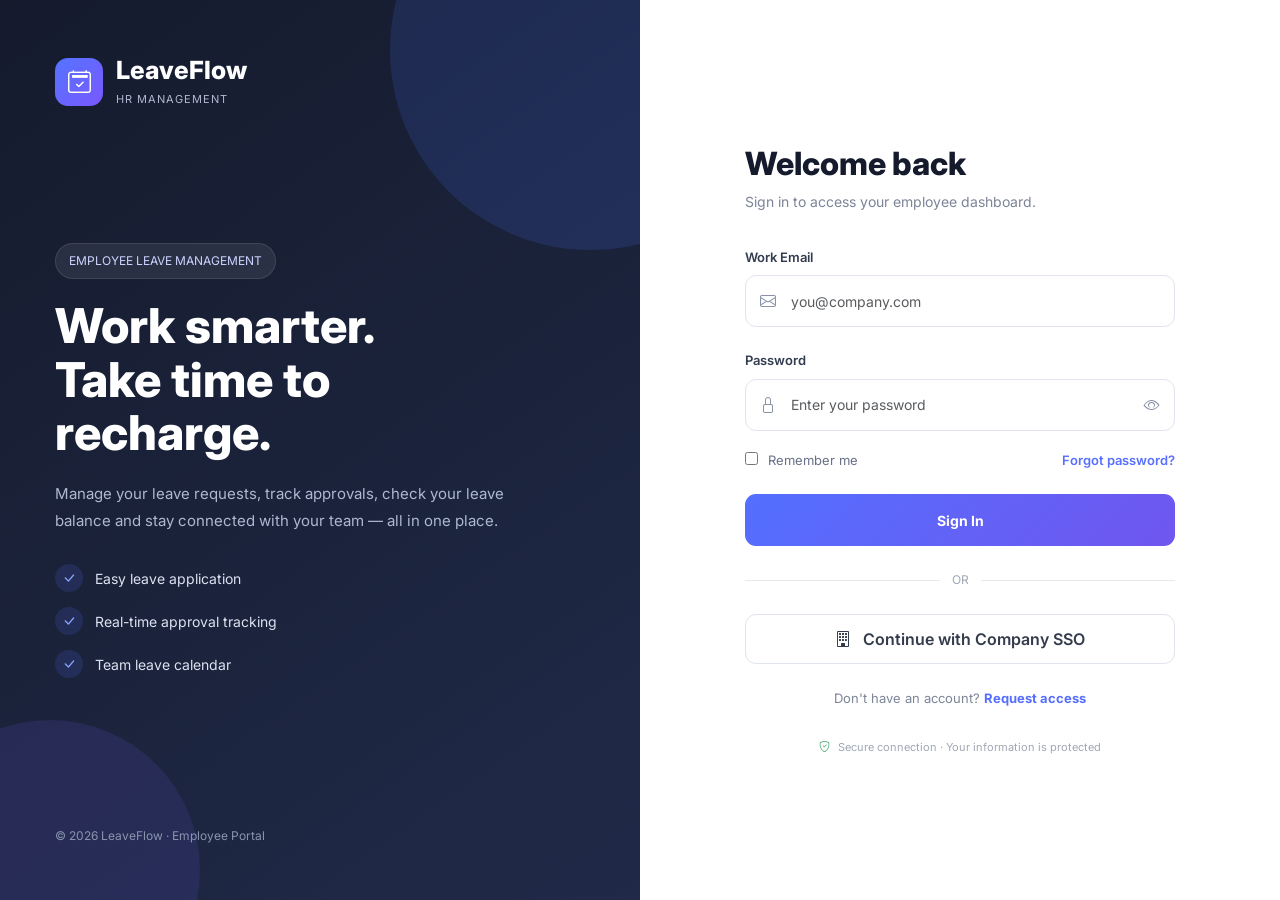
<file: login.html>
<!DOCTYPE html>
<html lang="en">

<head>

    <meta charset="UTF-8">
    <meta name="viewport" content="width=device-width, initial-scale=1.0">

    <title>Login - LeaveFlow</title>

    <!-- Bootstrap -->
    <link href="https://cdn.jsdelivr.net/npm/bootstrap@5.3.3/dist/css/bootstrap.min.css" rel="stylesheet">

    <!-- Bootstrap Icons -->
    <link rel="stylesheet" href="https://cdn.jsdelivr.net/npm/bootstrap-icons@1.11.3/font/bootstrap-icons.min.css">

    <!-- Google Font -->
    <link href="https://fonts.googleapis.com/css2?family=Inter:wght@400;500;600;700;800&display=swap" rel="stylesheet">


    <style>
        * {
            margin: 0;
            padding: 0;
            box-sizing: border-box;
        }

        body {
            font-family: 'Inter', sans-serif;
            min-height: 100vh;
            background: #f4f7fb;
        }

        .login-wrapper {
            min-height: 100vh;
            display: flex;
        }

        /* LEFT SIDE */

        .login-left {
            width: 50%;
            background: linear-gradient(145deg, #151b2d, #202a48);
            color: white;
            padding: 55px;
            display: flex;
            flex-direction: column;
            justify-content: space-between;
            position: relative;
            overflow: hidden;
        }

        .login-left::before {
            content: "";
            position: absolute;
            width: 400px;
            height: 400px;
            border-radius: 50%;
            background: rgba(78, 115, 255, 0.15);
            top: -150px;
            right: -150px;
        }

        .login-left::after {
            content: "";
            position: absolute;
            width: 300px;
            height: 300px;
            border-radius: 50%;
            background: rgba(112, 92, 255, 0.12);
            bottom: -120px;
            left: -100px;
        }

        .brand {
            display: flex;
            align-items: center;
            gap: 13px;
            position: relative;
            z-index: 2;
        }

        .brand-icon {
            width: 48px;
            height: 48px;
            border-radius: 13px;
            background: linear-gradient(135deg, #5574ff, #7958ff);
            display: flex;
            align-items: center;
            justify-content: center;
            font-size: 23px;
        }

        .brand h3 {
            margin: 0;
            font-weight: 800;
            font-size: 25px;
        }

        .brand span {
            font-size: 11px;
            color: #aeb8d0;
            letter-spacing: 1px;
        }

        .left-content {
            position: relative;
            z-index: 2;
            max-width: 520px;
        }

        .left-content .tag {
            display: inline-block;
            padding: 8px 13px;
            border-radius: 30px;
            background: rgba(255, 255, 255, 0.08);
            border: 1px solid rgba(255, 255, 255, 0.1);
            color: #cbd4ff;
            font-size: 12px;
            margin-bottom: 20px;
        }

        .left-content h1 {
            font-size: 48px;
            line-height: 1.12;
            font-weight: 800;
            margin-bottom: 20px;
        }

        .left-content p {
            color: #aeb8d0;
            line-height: 1.8;
            font-size: 15px;
            max-width: 450px;
        }

        .features {
            margin-top: 30px;
        }

        .feature {
            display: flex;
            align-items: center;
            gap: 12px;
            margin-bottom: 15px;
            color: #dce2f1;
            font-size: 14px;
        }

        .feature i {
            width: 28px;
            height: 28px;
            border-radius: 50%;
            background: rgba(84, 115, 255, 0.15);
            color: #8ea2ff;
            display: flex;
            align-items: center;
            justify-content: center;
        }

        .left-footer {
            position: relative;
            z-index: 2;
            color: #8994ad;
            font-size: 12px;
        }


        /* RIGHT SIDE */

        .login-right {
            width: 50%;
            background: #ffffff;
            display: flex;
            align-items: center;
            justify-content: center;
            padding: 40px;
        }

        .login-box {
            width: 100%;
            max-width: 430px;
        }

        .mobile-brand {
            display: none;
        }

        .login-box h2 {
            font-size: 32px;
            font-weight: 800;
            color: #151b2d;
            margin-bottom: 8px;
        }

        .login-box .subtitle {
            color: #7c8497;
            font-size: 14px;
            margin-bottom: 32px;
        }

        .form-label {
            font-size: 13px;
            font-weight: 600;
            color: #333b4f;
            margin-bottom: 8px;
        }

        .input-wrapper {
            position: relative;
            margin-bottom: 20px;
        }

        .input-wrapper>i {
            position: absolute;
            left: 15px;
            top: 50%;
            transform: translateY(-50%);
            color: #8992a6;
            z-index: 2;
        }

        .form-control {
            height: 52px;
            border: 1px solid #e1e5ed;
            border-radius: 11px;
            padding-left: 45px;
            font-size: 14px;
            box-shadow: none;
        }

        .form-control:focus {
            border-color: #6079ff;
            box-shadow: 0 0 0 4px rgba(96, 121, 255, 0.10);
        }

        .password-toggle {
            position: absolute;
            right: 15px;
            top: 50%;
            transform: translateY(-50%);
            border: none;
            background: none;
            color: #8a93a6;
            cursor: pointer;
            z-index: 3;
        }

        .password-input {
            padding-right: 45px;
        }

        .login-options {
            display: flex;
            align-items: center;
            justify-content: space-between;
            margin: 4px 0 24px;
        }

        .remember {
            font-size: 13px;
            color: #687187;
        }

        .remember input {
            margin-right: 6px;
        }

        .forgot {
            color: #596fff;
            text-decoration: none;
            font-size: 13px;
            font-weight: 600;
        }

        .forgot:hover {
            text-decoration: underline;
        }

        .sign-btn {
            width: 100%;
            height: 52px;
            border: none;
            border-radius: 11px;
            background: linear-gradient(135deg, #536fff, #7056ef);
            color: white;
            font-size: 14px;
            font-weight: 700;
            cursor: pointer;
            transition: 0.25s;
        }

        .sign-btn:hover {
            transform: translateY(-2px);
            box-shadow: 0 10px 22px rgba(83, 111, 255, 0.25);
        }

        .divider {
            display: flex;
            align-items: center;
            gap: 12px;
            margin: 25px 0;
            color: #a0a7b5;
            font-size: 12px;
        }

        .divider::before,
        .divider::after {
            content: "";
            flex: 1;
            height: 1px;
            background: #e7e9ee;
        }

        .sso-btn {
            width: 100%;
            height: 50px;
            border: 1px solid #e0e4eb;
            background: white;
            border-radius: 11px;
            font-weight: 600;
            color: #343b4c;
            cursor: pointer;
        }

        .sso-btn:hover {
            background: #f8f9fc;
        }

        .register-text {
            text-align: center;
            margin-top: 25px;
            font-size: 13px;
            color: #7d8596;
        }

        .register-text a {
            color: #566fff;
            text-decoration: none;
            font-weight: 700;
        }

        .secure {
            margin-top: 30px;
            text-align: center;
            color: #a0a7b5;
            font-size: 11px;
        }

        .secure i {
            color: #42a46b;
            margin-right: 5px;
        }


        /* RESPONSIVE */

        @media (max-width: 900px) {

            .login-left {
                display: none;
            }

            .login-right {
                width: 100%;
                min-height: 100vh;
            }

            .mobile-brand {
                display: flex;
                align-items: center;
                gap: 10px;
                margin-bottom: 35px;
            }

            .mobile-brand .brand-icon {
                width: 42px;
                height: 42px;
            }

            .mobile-brand h4 {
                margin: 0;
                font-weight: 800;
            }

        }

        @media (max-width: 500px) {

            .login-right {
                padding: 25px 20px;
            }

            .login-box h2 {
                font-size: 27px;
            }

            .login-options {
                flex-direction: column;
                align-items: flex-start;
                gap: 10px;
            }

        }
    </style>

</head>


<body>


    <div class="login-wrapper">


        <!-- ================= LEFT ================= -->

        <div class="login-left">


            <!-- BRAND -->

            <div class="brand">

                <div class="brand-icon">
                    <i class="bi bi-calendar2-check"></i>
                </div>

                <div>

                    <h3>LeaveFlow</h3>

                    <span>
                        HR MANAGEMENT
                    </span>

                </div>

            </div>


            <!-- CONTENT -->

            <div class="left-content">

                <span class="tag">
                    EMPLOYEE LEAVE MANAGEMENT
                </span>

                <h1>
                    Work smarter.<br>
                    Take time to<br>
                    recharge.
                </h1>

                <p>
                    Manage your leave requests, track approvals,
                    check your leave balance and stay connected
                    with your team — all in one place.
                </p>


                <div class="features">

                    <div class="feature">

                        <i class="bi bi-check-lg"></i>

                        Easy leave application

                    </div>


                    <div class="feature">

                        <i class="bi bi-check-lg"></i>

                        Real-time approval tracking

                    </div>


                    <div class="feature">

                        <i class="bi bi-check-lg"></i>

                        Team leave calendar

                    </div>

                </div>

            </div>


            <div class="left-footer">

                © 2026 LeaveFlow · Employee Portal

            </div>


        </div>


        <!-- ================= RIGHT ================= -->

        <div class="login-right">


            <div class="login-box">


                <!-- MOBILE BRAND -->

                <div class="mobile-brand">

                    <div class="brand-icon">

                        <i class="bi bi-calendar2-check"></i>

                    </div>

                    <div>

                        <h4>
                            LeaveFlow
                        </h4>

                        <small>
                            HR Management
                        </small>

                    </div>

                </div>


                <h2>
                    Welcome back
                </h2>

                <p class="subtitle">
                    Sign in to access your employee dashboard.
                </p>


                <!-- ================= LOGIN FORM ================= -->

                <form id="loginForm">


                    <!-- EMAIL -->

                    <div>

                        <label class="form-label">
                            Work Email
                        </label>

                        <div class="input-wrapper">

                            <i class="bi bi-envelope"></i>

                            <input type="email" class="form-control" id="email" placeholder="you@company.com" required>

                        </div>

                    </div>


                    <!-- PASSWORD -->

                    <div>

                        <label class="form-label">
                            Password
                        </label>

                        <div class="input-wrapper">

                            <i class="bi bi-lock"></i>

                            <input type="password" class="form-control password-input" id="password"
                                placeholder="Enter your password" required>

                            <button type="button" class="password-toggle" id="togglePassword">

                                <i class="bi bi-eye"></i>

                            </button>

                        </div>

                    </div>


                    <!-- OPTIONS -->

                    <div class="login-options">

                        <label class="remember">

                            <input type="checkbox" id="remember">

                            Remember me

                        </label>


                        <a href="#" class="forgot" id="forgotPassword">

                            Forgot password?

                        </a>

                    </div>


                    <!-- SIGN IN -->

                    <button type="submit" class="sign-btn" id="signInBtn">

                        <span id="buttonText">
                            Sign In
                        </span>

                    </button>


                </form>


                <!-- DIVIDER -->

                <div class="divider">
                    OR
                </div>


                <!-- SSO -->

                <button type="button" class="sso-btn" id="ssoBtn">

                    <i class="bi bi-building me-2"></i>

                    Continue with Company SSO

                </button>


                <!-- REGISTER -->

                <div class="register-text">

                    Don't have an account?

                    <a href="#" id="requestAccess">
                        Request access
                    </a>

                </div>


                <!-- SECURE -->

                <div class="secure">

                    <i class="bi bi-shield-check"></i>

                    Secure connection · Your information is protected

                </div>


            </div>

        </div>

    </div>



    <!-- ================= JAVASCRIPT ================= -->

    <script>

        // ==========================================
        // LOGIN
        // ==========================================

        document
            .getElementById("loginForm")
            .addEventListener("submit", function (event) {

                event.preventDefault();

                const email =
                    document.getElementById("email").value.trim();

                const password =
                    document.getElementById("password").value.trim();

                const button =
                    document.getElementById("signInBtn");

                const buttonText =
                    document.getElementById("buttonText");


                // Validation

                if (email === "" || password === "") {

                    alert("Please enter your email and password.");

                    return;

                }


                // Loading state

                button.disabled = true;

                buttonText.innerHTML =
                    '<i class="bi bi-arrow-repeat"></i> Signing in...';


                // Save login status

                localStorage.setItem(
                    "leaveFlowLoggedIn",
                    "true"
                );


                // Small delay for professional effect

                setTimeout(function () {

                    window.location.href = "index.html";

                }, 500);

            });



        // ==========================================
        // SHOW / HIDE PASSWORD
        // ==========================================

        document
            .getElementById("togglePassword")
            .addEventListener("click", function () {

                const password =
                    document.getElementById("password");

                const icon =
                    this.querySelector("i");


                if (password.type === "password") {

                    password.type = "text";

                    icon.classList.remove("bi-eye");

                    icon.classList.add("bi-eye-slash");

                } else {

                    password.type = "password";

                    icon.classList.remove("bi-eye-slash");

                    icon.classList.add("bi-eye");

                }

            });



        // ==========================================
        // FORGOT PASSWORD
        // ==========================================

        document
            .getElementById("forgotPassword")
            .addEventListener("click", function (event) {

                event.preventDefault();

                alert(
                    "Password reset link will be sent to your registered email."
                );

            });



        // ==========================================
        // COMPANY SSO
        // ==========================================

        document
            .getElementById("ssoBtn")
            .addEventListener("click", function () {

                alert(
                    "Company SSO login will be available soon."
                );

            });



        // ==========================================
        // REQUEST ACCESS
        // ==========================================

        document
            .getElementById("requestAccess")
            .addEventListener("click", function (event) {

                event.preventDefault();

                alert(
                    "Please contact HR to request employee portal access."
                );

            });

    </script>


</body>

</html>
</file>
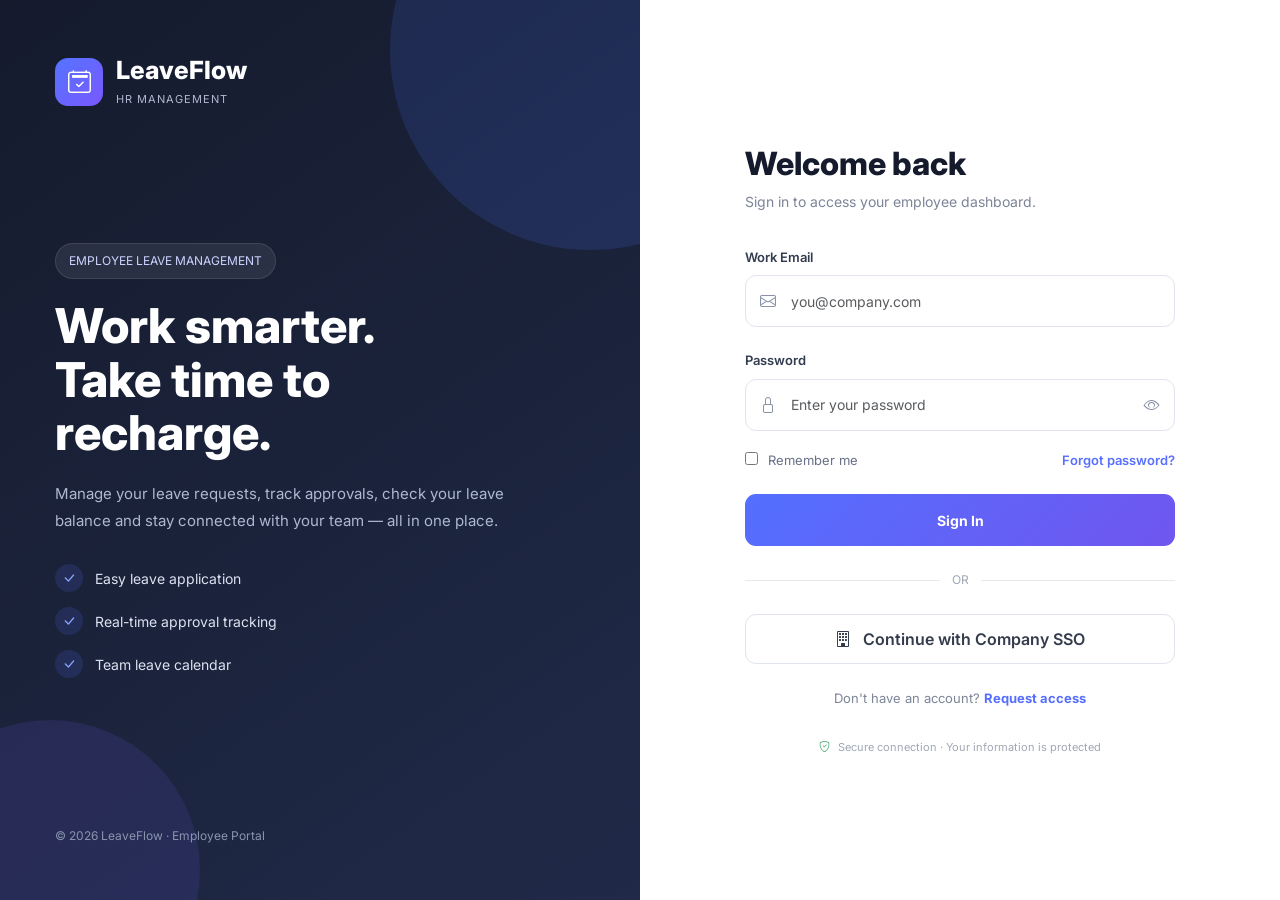
<file: my-leaves.html>
<!DOCTYPE html>
<html lang="en">

<head>
    <meta charset="UTF-8">
    <meta name="viewport" content="width=device-width, initial-scale=1.0">

    <title>My Leaves | LeaveFlow</title>

    <!-- Login Protection -->
    <script>
        if (localStorage.getItem("leaveFlowLoggedIn") !== "true") {
            window.location.href = "login.html";
        }
    </script>

    <!-- Bootstrap -->
    <link href="https://cdn.jsdelivr.net/npm/bootstrap@5.3.3/dist/css/bootstrap.min.css" rel="stylesheet">

    <!-- Bootstrap Icons -->
    <link rel="stylesheet" href="https://cdn.jsdelivr.net/npm/bootstrap-icons@1.11.3/font/bootstrap-icons.min.css">

    <!-- Google Font -->
    <link href="https://fonts.googleapis.com/css2?family=Inter:wght@400;500;600;700;800&display=swap" rel="stylesheet">

    <style>
        * {
            box-sizing: border-box;
        }

        body {
            margin: 0;
            font-family: "Inter", sans-serif;
            background: #f6f8fc;
            color: #172033;
        }

        /* ================= SIDEBAR ================= */

        .sidebar {
            position: fixed;
            left: 0;
            top: 0;
            width: 250px;
            height: 100vh;
            background: #ffffff;
            border-right: 1px solid #e9edf5;
            padding: 25px 16px;
            z-index: 1000;
            transition: 0.3s;
        }

        .brand {
            display: flex;
            align-items: center;
            gap: 11px;
            padding: 0 12px;
            margin-bottom: 32px;
        }

        .brand-icon {
            width: 42px;
            height: 42px;
            background: linear-gradient(135deg, #635bff, #8b7cff);
            border-radius: 12px;
            display: flex;
            align-items: center;
            justify-content: center;
            color: white;
            font-size: 20px;
        }

        .brand-text h4 {
            margin: 0;
            font-size: 19px;
            font-weight: 800;
            color: #1d2440;
        }

        .brand-text span {
            font-size: 10px;
            color: #8c94a7;
            letter-spacing: 1.2px;
            font-weight: 600;
        }

        .menu-title {
            font-size: 10px;
            font-weight: 700;
            color: #a0a7b7;
            letter-spacing: 1.2px;
            margin: 20px 12px 9px;
        }

        .nav-item-custom {
            display: flex;
            align-items: center;
            gap: 13px;
            padding: 11px 13px;
            margin-bottom: 4px;
            border-radius: 10px;
            text-decoration: none;
            color: #687086;
            font-size: 13px;
            font-weight: 600;
            transition: 0.2s;
        }

        .nav-item-custom i {
            font-size: 17px;
            width: 20px;
        }

        .nav-item-custom:hover {
            background: #f3f2ff;
            color: #635bff;
        }

        .nav-item-custom.active {
            background: #eeeefe;
            color: #635bff;
        }

        .help-box {
            position: absolute;
            left: 16px;
            right: 16px;
            bottom: 20px;
            background: #f7f7ff;
            border-radius: 14px;
            padding: 16px;
        }

        .help-box .help-icon {
            width: 34px;
            height: 34px;
            border-radius: 9px;
            background: #e8e7ff;
            color: #635bff;
            display: flex;
            align-items: center;
            justify-content: center;
            margin-bottom: 10px;
        }

        .help-box strong {
            display: block;
            font-size: 12px;
            margin-bottom: 4px;
        }

        .help-box span {
            font-size: 10px;
            color: #8d95a7;
            display: block;
            margin-bottom: 10px;
        }

        .help-box a {
            font-size: 11px;
            color: #635bff;
            font-weight: 700;
            text-decoration: none;
        }

        /* ================= MAIN ================= */

        .main {
            margin-left: 250px;
            min-height: 100vh;
        }

        .topbar {
            height: 74px;
            background: white;
            border-bottom: 1px solid #e9edf5;
            display: flex;
            align-items: center;
            justify-content: space-between;
            padding: 0 32px;
        }

        .breadcrumb-area {
            display: flex;
            flex-direction: column;
        }

        .breadcrumb {
            margin: 0;
            font-size: 11px;
            color: #969daf;
        }

        .breadcrumb .active {
            color: #424b60;
            font-weight: 600;
        }

        .top-actions {
            display: flex;
            align-items: center;
            gap: 21px;
        }

        .top-icon {
            width: 34px;
            height: 34px;
            border-radius: 9px;
            display: flex;
            align-items: center;
            justify-content: center;
            color: #697287;
            cursor: pointer;
            position: relative;
        }

        .top-icon:hover {
            background: #f4f5fa;
            color: #635bff;
        }

        .notification-dot {
            position: absolute;
            width: 7px;
            height: 7px;
            background: #ff5c70;
            border: 2px solid white;
            border-radius: 50%;
            top: 6px;
            right: 5px;
        }

        .profile {
            display: flex;
            align-items: center;
            gap: 10px;
            cursor: pointer;
            position: relative;
        }

        .avatar {
            width: 39px;
            height: 39px;
            border-radius: 50%;
            background: #e7e6ff;
            color: #635bff;
            display: flex;
            align-items: center;
            justify-content: center;
            font-size: 13px;
            font-weight: 800;
        }

        .profile-info strong {
            display: block;
            font-size: 12px;
            color: #283044;
        }

        .profile-info span {
            font-size: 10px;
            color: #969daf;
        }

        .profile-menu {
            position: absolute;
            top: 52px;
            right: 0;
            width: 175px;
            background: white;
            border: 1px solid #e8ebf2;
            border-radius: 12px;
            padding: 7px;
            box-shadow: 0 15px 35px rgba(25, 30, 50, 0.12);
            display: none;
            z-index: 2000;
        }

        .profile-menu.show {
            display: block;
        }

        .profile-menu a,
        .profile-menu button {
            width: 100%;
            display: flex;
            align-items: center;
            gap: 9px;
            border: none;
            background: transparent;
            padding: 9px 10px;
            border-radius: 8px;
            color: #5d6679;
            text-decoration: none;
            font-size: 12px;
            text-align: left;
        }

        .profile-menu a:hover,
        .profile-menu button:hover {
            background: #f5f5ff;
            color: #635bff;
        }

        .profile-menu .logout {
            color: #ef5c6a;
        }

        /* ================= PAGE ================= */

        .page-content {
            padding: 32px;
        }

        .page-heading {
            display: flex;
            justify-content: space-between;
            align-items: center;
            margin-bottom: 28px;
        }

        .eyebrow {
            font-size: 10px;
            letter-spacing: 1.4px;
            color: #635bff;
            font-weight: 800;
            margin-bottom: 7px;
        }

        .page-heading h1 {
            font-size: 27px;
            font-weight: 800;
            margin: 0 0 6px;
            color: #20283b;
        }

        .page-heading p {
            margin: 0;
            color: #8c94a7;
            font-size: 12px;
        }

        .apply-btn {
            border: none;
            background: #635bff;
            color: white;
            padding: 11px 17px;
            border-radius: 9px;
            font-size: 12px;
            font-weight: 700;
            text-decoration: none;
            display: inline-flex;
            align-items: center;
            gap: 8px;
            box-shadow: 0 7px 18px rgba(99, 91, 255, 0.18);
        }

        .apply-btn:hover {
            background: #5149e9;
            color: white;
        }

        /* ================= STATS ================= */

        .stat-card {
            background: white;
            border: 1px solid #e9edf5;
            border-radius: 14px;
            padding: 19px;
            height: 100%;
        }

        .stat-top {
            display: flex;
            align-items: center;
            justify-content: space-between;
            margin-bottom: 17px;
        }

        .stat-icon {
            width: 37px;
            height: 37px;
            border-radius: 10px;
            display: flex;
            align-items: center;
            justify-content: center;
            font-size: 17px;
        }

        .icon-purple {
            background: #eeeefe;
            color: #635bff;
        }

        .icon-orange {
            background: #fff1e6;
            color: #f2934b;
        }

        .icon-green {
            background: #e8f8ef;
            color: #32a66a;
        }

        .icon-blue {
            background: #e8f2ff;
            color: #4389dc;
        }

        .stat-label {
            font-size: 11px;
            color: #8d95a7;
            font-weight: 600;
        }

        .stat-number {
            font-size: 23px;
            font-weight: 800;
            color: #20283b;
            margin-bottom: 4px;
        }

        .stat-sub {
            font-size: 10px;
            color: #a0a7b7;
        }

        /* ================= FILTER ================= */

        .content-card {
            background: white;
            border: 1px solid #e9edf5;
            border-radius: 15px;
            margin-top: 25px;
            overflow: hidden;
        }

        .filter-area {
            padding: 18px 20px;
            border-bottom: 1px solid #edf0f5;
            display: flex;
            justify-content: space-between;
            align-items: center;
            gap: 15px;
        }

        .search-box {
            width: 280px;
            height: 38px;
            border: 1px solid #e3e7ef;
            border-radius: 9px;
            display: flex;
            align-items: center;
            padding: 0 12px;
            background: #fafbfc;
        }

        .search-box i {
            color: #9ca4b4;
            font-size: 14px;
        }

        .search-box input {
            border: none;
            outline: none;
            background: transparent;
            width: 100%;
            font-size: 11px;
            padding-left: 8px;
            color: #3d4659;
        }

        .filter-right {
            display: flex;
            gap: 9px;
        }

        .filter-select {
            height: 38px;
            border: 1px solid #e3e7ef;
            border-radius: 9px;
            padding: 0 12px;
            font-size: 11px;
            color: #5f687b;
            outline: none;
            background: #fafbfc;
        }

        /* ================= TABLE ================= */

        .table-wrap {
            overflow-x: auto;
        }

        .leave-table {
            width: 100%;
            border-collapse: collapse;
            min-width: 760px;
        }

        .leave-table th {
            background: #fafbfc;
            padding: 13px 20px;
            text-align: left;
            font-size: 10px;
            color: #929aab;
            font-weight: 700;
            text-transform: uppercase;
            letter-spacing: 0.4px;
            border-bottom: 1px solid #edf0f5;
        }

        .leave-table td {
            padding: 17px 20px;
            border-bottom: 1px solid #f0f2f6;
            font-size: 11px;
            color: #4d5669;
            vertical-align: middle;
        }

        .leave-table tbody tr:hover {
            background: #fafaff;
        }

        .leave-type {
            display: flex;
            align-items: center;
            gap: 10px;
        }

        .leave-type-icon {
            width: 34px;
            height: 34px;
            border-radius: 9px;
            display: flex;
            align-items: center;
            justify-content: center;
            font-size: 15px;
        }

        .leave-type strong {
            display: block;
            color: #30394c;
            font-size: 11px;
            margin-bottom: 3px;
        }

        .leave-type span {
            font-size: 9px;
            color: #a0a7b7;
        }

        .date-text {
            font-weight: 600;
            color: #4d5669;
        }

        .days {
            font-weight: 700;
            color: #30394c;
        }

        .status {
            display: inline-flex;
            align-items: center;
            gap: 5px;
            padding: 5px 9px;
            border-radius: 20px;
            font-size: 9px;
            font-weight: 700;
        }

        .status-dot {
            width: 5px;
            height: 5px;
            border-radius: 50%;
        }

        .approved {
            background: #eaf8f0;
            color: #2d9b63;
        }

        .approved .status-dot {
            background: #35aa6d;
        }

        .pending {
            background: #fff5e8;
            color: #d88a2c;
        }

        .pending .status-dot {
            background: #e99b3c;
        }

        .rejected {
            background: #fff0f2;
            color: #e15d6d;
        }

        .rejected .status-dot {
            background: #e15d6d;
        }

        .action-btn {
            width: 30px;
            height: 30px;
            border: 1px solid #e5e8ef;
            background: white;
            border-radius: 8px;
            color: #7a8293;
            cursor: pointer;
        }

        .action-btn:hover {
            background: #f2f1ff;
            color: #635bff;
            border-color: #dcd9ff;
        }

        /* ================= EMPTY ================= */

        .empty-state {
            text-align: center;
            padding: 55px 20px;
            display: none;
        }

        .empty-icon {
            width: 60px;
            height: 60px;
            margin: 0 auto 15px;
            border-radius: 17px;
            background: #f0efff;
            color: #635bff;
            display: flex;
            align-items: center;
            justify-content: center;
            font-size: 25px;
        }

        .empty-state h4 {
            font-size: 15px;
            font-weight: 700;
            margin-bottom: 6px;
        }

        .empty-state p {
            font-size: 11px;
            color: #929aab;
            margin-bottom: 17px;
        }

        /* ================= MOBILE ================= */

        .mobile-menu {
            display: none;
            border: none;
            background: transparent;
            font-size: 22px;
            color: #4e5668;
            margin-right: 12px;
        }

        .overlay {
            display: none;
            position: fixed;
            inset: 0;
            background: rgba(20, 24, 40, 0.35);
            z-index: 999;
        }

        @media (max-width: 900px) {
            .sidebar {
                transform: translateX(-100%);
            }

            .sidebar.open {
                transform: translateX(0);
            }

            .overlay.show {
                display: block;
            }

            .main {
                margin-left: 0;
            }

            .mobile-menu {
                display: inline-block;
            }

            .topbar {
                padding: 0 18px;
            }

            .profile-info {
                display: none;
            }

            .page-content {
                padding: 22px 18px;
            }

            .page-heading {
                align-items: flex-start;
                gap: 15px;
            }

            .page-heading h1 {
                font-size: 23px;
            }
        }

        @media (max-width: 650px) {
            .top-actions {
                gap: 8px;
            }

            .search-top {
                display: none;
            }

            .page-heading {
                flex-direction: column;
            }

            .filter-area {
                flex-direction: column;
                align-items: stretch;
            }

            .search-box {
                width: 100%;
            }

            .filter-right {
                width: 100%;
            }

            .filter-select {
                flex: 1;
            }
        }
    </style>
</head>

<body>

    <!-- Mobile Overlay -->
    <div class="overlay" id="overlay"></div>

    <!-- ================= SIDEBAR ================= -->

    <aside class="sidebar" id="sidebar">

        <div class="brand">
            <div class="brand-icon">
                <i class="bi bi-calendar2-check"></i>
            </div>

            <div class="brand-text">
                <h4>LeaveFlow</h4>
                <span>HR MANAGEMENT</span>
            </div>
        </div>

        <div class="menu-title">MAIN MENU</div>

        <a href="index.html" class="nav-item-custom">
            <i class="bi bi-grid-1x2"></i>
            Dashboard
        </a>

        <a href="apply-leave.html" class="nav-item-custom">
            <i class="bi bi-plus-circle"></i>
            Apply Leave
        </a>

        <a href="my-leaves.html" class="nav-item-custom active">
            <i class="bi bi-file-earmark-text"></i>
            My Leaves
        </a>

        <a href="calendar.html" class="nav-item-custom">
            <i class="bi bi-calendar3"></i>
            Leave Calendar
        </a>

        <div class="menu-title">MANAGEMENT</div>

        <a href="employees.html" class="nav-item-custom">
            <i class="bi bi-people"></i>
            Employees
        </a>

        <a href="reports.html" class="nav-item-custom">
            <i class="bi bi-bar-chart"></i>
            Reports
        </a>

        <a href="settings.html" class="nav-item-custom">
            <i class="bi bi-gear"></i>
            Settings
        </a>

        <div class="help-box">
            <div class="help-icon">
                <i class="bi bi-headset"></i>
            </div>

            <strong>Need Help?</strong>
            <span>Contact HR Support</span>

            <a href="#" onclick="contactHR(event)">
                Get Support <i class="bi bi-arrow-right"></i>
            </a>
        </div>

    </aside>

    <!-- ================= MAIN ================= -->

    <main class="main">

        <!-- TOPBAR -->

        <header class="topbar">

            <div class="d-flex align-items-center">

                <button class="mobile-menu" id="mobileMenu">
                    <i class="bi bi-list"></i>
                </button>

                <div class="breadcrumb-area">
                    <div class="breadcrumb">
                        Workspace
                        <span class="mx-1">/</span>
                        <span class="active">My Leaves</span>
                    </div>
                </div>

            </div>

            <div class="top-actions">

                <div class="top-icon search-top">
                    <i class="bi bi-search"></i>
                </div>

                <div class="top-icon" onclick="showNotifications()">
                    <i class="bi bi-bell"></i>
                    <span class="notification-dot"></span>
                </div>

                <div class="profile" id="profileBtn">

                    <div class="avatar">SA</div>

                    <div class="profile-info">
                        <strong>Sadhana</strong>
                        <span>Employee</span>
                    </div>

                    <i class="bi bi-chevron-down" style="font-size:11px;color:#9aa1b0;"></i>

                    <div class="profile-menu" id="profileMenu">

                        <a href="profile.html">
                            <i class="bi bi-person"></i>
                            My Profile
                        </a>

                        <a href="settings.html">
                            <i class="bi bi-gear"></i>
                            Settings
                        </a>

                        <button class="logout" onclick="logoutUser()">
                            <i class="bi bi-box-arrow-right"></i>
                            Logout
                        </button>

                    </div>

                </div>

            </div>

        </header>

        <!-- PAGE CONTENT -->

        <section class="page-content">

            <!-- Heading -->

            <div class="page-heading">

                <div>
                    <div class="eyebrow">LEAVE MANAGEMENT</div>

                    <h1>My Leaves</h1>

                    <p>
                        View, track and manage all your leave requests.
                    </p>
                </div>

                <a href="apply-leave.html" class="apply-btn">
                    <i class="bi bi-plus-lg"></i>
                    Apply New Leave
                </a>

            </div>

            <!-- ================= STATS ================= -->

            <div class="row g-3">

                <div class="col-6 col-xl-3">

                    <div class="stat-card">

                        <div class="stat-top">
                            <span class="stat-label">Total Requests</span>

                            <div class="stat-icon icon-purple">
                                <i class="bi bi-file-earmark-text"></i>
                            </div>
                        </div>

                        <div class="stat-number" id="totalRequests">
                            3
                        </div>

                        <div class="stat-sub">
                            All time requests
                        </div>

                    </div>

                </div>

                <div class="col-6 col-xl-3">

                    <div class="stat-card">

                        <div class="stat-top">
                            <span class="stat-label">Approved</span>

                            <div class="stat-icon icon-green">
                                <i class="bi bi-check2-circle"></i>
                            </div>
                        </div>

                        <div class="stat-number" id="approvedRequests">
                            2
                        </div>

                        <div class="stat-sub">
                            Approved requests
                        </div>

                    </div>

                </div>

                <div class="col-6 col-xl-3">

                    <div class="stat-card">

                        <div class="stat-top">
                            <span class="stat-label">Pending</span>

                            <div class="stat-icon icon-orange">
                                <i class="bi bi-hourglass-split"></i>
                            </div>
                        </div>

                        <div class="stat-number" id="pendingRequests">
                            1
                        </div>

                        <div class="stat-sub">
                            Waiting for approval
                        </div>

                    </div>

                </div>

                <div class="col-6 col-xl-3">

                    <div class="stat-card">

                        <div class="stat-top">
                            <span class="stat-label">Days Taken</span>

                            <div class="stat-icon icon-blue">
                                <i class="bi bi-calendar-check"></i>
                            </div>
                        </div>

                        <div class="stat-number" id="daysTaken">
                            7
                        </div>

                        <div class="stat-sub">
                            Total approved days
                        </div>

                    </div>

                </div>

            </div>

            <!-- ================= TABLE CARD ================= -->

            <div class="content-card">

                <!-- Filter -->

                <div class="filter-area">

                    <div class="search-box">

                        <i class="bi bi-search"></i>

                        <input type="text" id="searchInput" placeholder="Search leave requests...">

                    </div>

                    <div class="filter-right">

                        <select class="filter-select" id="typeFilter">

                            <option value="all">All Leave Types</option>
                            <option value="Annual Leave">Annual Leave</option>
                            <option value="Sick Leave">Sick Leave</option>
                            <option value="Casual Leave">Casual Leave</option>
                            <option value="Emergency Leave">Emergency Leave</option>

                        </select>

                        <select class="filter-select" id="statusFilter">

                            <option value="all">All Status</option>
                            <option value="Approved">Approved</option>
                            <option value="Pending">Pending</option>
                            <option value="Rejected">Rejected</option>

                        </select>

                    </div>

                </div>

                <!-- Table -->

                <div class="table-wrap">

                    <table class="leave-table">

                        <thead>

                            <tr>
                                <th>Leave Type</th>
                                <th>Period</th>
                                <th>Days</th>
                                <th>Reason</th>
                                <th>Status</th>
                                <th>Action</th>
                            </tr>

                        </thead>

                        <tbody id="leaveTableBody">

                            <!-- Dynamic rows -->

                        </tbody>

                    </table>

                </div>

                <!-- Empty State -->

                <div class="empty-state" id="emptyState">

                    <div class="empty-icon">
                        <i class="bi bi-calendar-x"></i>
                    </div>

                    <h4>No Leave Requests Found</h4>

                    <p>
                        You don't have any leave requests matching your search.
                    </p>

                    <a href="apply-leave.html" class="apply-btn">
                        <i class="bi bi-plus-lg"></i>
                        Apply New Leave
                    </a>

                </div>

            </div>

        </section>

    </main>


    <!-- ================= MODAL ================= -->

    <div class="modal fade" id="leaveDetailsModal" tabindex="-1">

        <div class="modal-dialog modal-dialog-centered">

            <div class="modal-content" style="border:0;border-radius:16px;overflow:hidden;">

                <div class="modal-header" style="border-bottom:1px solid #edf0f5;padding:20px;">

                    <div>
                        <small style="font-size:9px;color:#635bff;font-weight:800;letter-spacing:1px;">
                            LEAVE REQUEST
                        </small>

                        <h5 class="modal-title" style="font-size:17px;font-weight:800;margin-top:4px;">
                            Leave Details
                        </h5>
                    </div>

                    <button type="button" class="btn-close" data-bs-dismiss="modal"></button>

                </div>

                <div class="modal-body" id="modalContent" style="padding:22px;font-size:12px;">
                </div>

            </div>

        </div>

    </div>


    <!-- Bootstrap JS -->

    <script src="https://cdn.jsdelivr.net/npm/bootstrap@5.3.3/dist/js/bootstrap.bundle.min.js">
    </script>


    <script>

        /* ================= DEFAULT LEAVES ================= */

        const defaultLeaves = [
            {
                id: "LR-2026-021",
                leaveType: "Annual Leave",
                startDate: "2026-09-10",
                endDate: "2026-09-12",
                days: 3,
                reason: "Personal vacation",
                status: "Approved"
            },
            {
                id: "LR-2026-019",
                leaveType: "Sick Leave",
                startDate: "2026-08-28",
                endDate: "2026-08-29",
                days: 2,
                reason: "Not feeling well",
                status: "Pending"
            },
            {
                id: "LR-2026-015",
                leaveType: "Casual Leave",
                startDate: "2026-08-15",
                endDate: "2026-08-15",
                days: 1,
                reason: "Personal work",
                status: "Approved"
            }
        ];


        /* ================= GET LEAVES ================= */

        function getLeaves() {

            const savedLeaves =
                JSON.parse(
                    localStorage.getItem("leaveFlowRequests") || "[]"
                );

            return [...savedLeaves, ...defaultLeaves];

        }


        /* ================= ICON ================= */

        function getLeaveIcon(type) {

            if (type === "Annual Leave") {
                return "bi-airplane";
            }

            if (type === "Sick Leave") {
                return "bi-heart-pulse";
            }

            if (type === "Casual Leave") {
                return "bi-cup-hot";
            }

            if (type === "Emergency Leave") {
                return "bi-exclamation-triangle";
            }

            return "bi-calendar-event";

        }


        function getIconClass(type) {

            if (type === "Annual Leave") {
                return "icon-purple";
            }

            if (type === "Sick Leave") {
                return "icon-orange";
            }

            if (type === "Casual Leave") {
                return "icon-green";
            }

            return "icon-blue";

        }


        /* ================= FORMAT DATE ================= */

        function formatDate(dateString) {

            if (!dateString) return "-";

            const date = new Date(dateString + "T00:00:00");

            return date.toLocaleDateString("en-IN", {
                day: "2-digit",
                month: "short",
                year: "numeric"
            });

        }


        /* ================= RENDER ================= */

        function renderLeaves() {

            const tbody =
                document.getElementById("leaveTableBody");

            const emptyState =
                document.getElementById("emptyState");

            const search =
                document.getElementById("searchInput")
                    .value
                    .toLowerCase()
                    .trim();

            const type =
                document.getElementById("typeFilter").value;

            const status =
                document.getElementById("statusFilter").value;


            let leaves = getLeaves();


            /* FILTER */

            leaves = leaves.filter(leave => {

                const matchesSearch =
                    leave.leaveType.toLowerCase().includes(search) ||
                    leave.reason.toLowerCase().includes(search) ||
                    leave.id.toLowerCase().includes(search);

                const matchesType =
                    type === "all" ||
                    leave.leaveType === type;

                const matchesStatus =
                    status === "all" ||
                    leave.status === status;

                return matchesSearch &&
                    matchesType &&
                    matchesStatus;

            });


            tbody.innerHTML = "";


            if (leaves.length === 0) {

                emptyState.style.display = "block";

            } else {

                emptyState.style.display = "none";


                leaves.forEach((leave, index) => {

                    const row =
                        document.createElement("tr");


                    const statusClass =
                        leave.status.toLowerCase();


                    row.innerHTML = `

                        <td>

                            <div class="leave-type">

                                <div class="leave-type-icon ${getIconClass(leave.leaveType)}">

                                    <i class="bi ${getLeaveIcon(leave.leaveType)}"></i>

                                </div>

                                <div>

                                    <strong>${leave.leaveType}</strong>

                                    <span>${leave.id}</span>

                                </div>

                            </div>

                        </td>


                        <td>

                            <span class="date-text">

                                ${formatDate(leave.startDate)}

                                ${leave.startDate !== leave.endDate
                            ? " - " + formatDate(leave.endDate)
                            : ""}

                            </span>

                        </td>


                        <td>

                            <span class="days">

                                ${leave.days}

                                ${leave.days == 1 ? "day" : "days"}

                            </span>

                        </td>


                        <td>

                            ${leave.reason || "No reason provided"}

                        </td>


                        <td>

                            <span class="status ${statusClass}">

                                <span class="status-dot"></span>

                                ${leave.status}

                            </span>

                        </td>


                        <td>

                            <button
                                class="action-btn"
                                onclick="viewLeave(${index})"
                                title="View Details">

                                <i class="bi bi-eye"></i>

                            </button>

                        </td>

                    `;


                    tbody.appendChild(row);

                });

            }


            updateStats();

        }


        /* ================= STATS ================= */

        function updateStats() {

            const leaves = getLeaves();

            const approved =
                leaves.filter(l => l.status === "Approved");

            const pending =
                leaves.filter(l => l.status === "Pending");


            const totalDays =
                approved.reduce(
                    (sum, leave) =>
                        sum + Number(leave.days || 0),
                    0
                );


            document.getElementById("totalRequests")
                .textContent = leaves.length;

            document.getElementById("approvedRequests")
                .textContent = approved.length;

            document.getElementById("pendingRequests")
                .textContent = pending.length;

            document.getElementById("daysTaken")
                .textContent = totalDays;

        }


        /* ================= VIEW LEAVE ================= */

        function viewLeave(index) {

            const leaves = getLeaves();

            const leave = leaves[index];

            if (!leave) return;


            document.getElementById("modalContent").innerHTML = `

                <div style="display:grid;gap:15px;">

                    <div>
                        <small style="color:#969daf;">
                            Request ID
                        </small>

                        <div style="font-weight:700;margin-top:4px;">
                            ${leave.id}
                        </div>
                    </div>


                    <div>
                        <small style="color:#969daf;">
                            Leave Type
                        </small>

                        <div style="font-weight:700;margin-top:4px;">
                            ${leave.leaveType}
                        </div>
                    </div>


                    <div class="row">

                        <div class="col-6">

                            <small style="color:#969daf;">
                                Start Date
                            </small>

                            <div style="font-weight:700;margin-top:4px;">
                                ${formatDate(leave.startDate)}
                            </div>

                        </div>


                        <div class="col-6">

                            <small style="color:#969daf;">
                                End Date
                            </small>

                            <div style="font-weight:700;margin-top:4px;">
                                ${formatDate(leave.endDate)}
                            </div>

                        </div>

                    </div>


                    <div>

                        <small style="color:#969daf;">
                            Duration
                        </small>

                        <div style="font-weight:700;margin-top:4px;">
                            ${leave.days}
                            ${leave.days == 1 ? "day" : "days"}
                        </div>

                    </div>


                    <div>

                        <small style="color:#969daf;">
                            Reason
                        </small>

                        <div style="font-weight:600;margin-top:4px;">
                            ${leave.reason || "No reason provided"}
                        </div>

                    </div>


                    <div>

                        <small style="color:#969daf;">
                            Status
                        </small>

                        <div style="margin-top:6px;">

                            <span class="status ${leave.status.toLowerCase()}">

                                <span class="status-dot"></span>

                                ${leave.status}

                            </span>

                        </div>

                    </div>

                </div>

            `;


            const modal =
                new bootstrap.Modal(
                    document.getElementById("leaveDetailsModal")
                );

            modal.show();

        }


        /* ================= SEARCH ================= */

        document
            .getElementById("searchInput")
            .addEventListener("input", renderLeaves);


        document
            .getElementById("typeFilter")
            .addEventListener("change", renderLeaves);


        document
            .getElementById("statusFilter")
            .addEventListener("change", renderLeaves);


        /* ================= MOBILE MENU ================= */

        const mobileMenu =
            document.getElementById("mobileMenu");

        const sidebar =
            document.getElementById("sidebar");

        const overlay =
            document.getElementById("overlay");


        mobileMenu.addEventListener("click", function () {

            sidebar.classList.toggle("open");
            overlay.classList.toggle("show");

        });


        overlay.addEventListener("click", function () {

            sidebar.classList.remove("open");
            overlay.classList.remove("show");

        });


        /* ================= PROFILE ================= */

        document
            .getElementById("profileBtn")
            .addEventListener("click", function (event) {

                event.stopPropagation();

                document
                    .getElementById("profileMenu")
                    .classList.toggle("show");

            });


        document.addEventListener("click", function () {

            document
                .getElementById("profileMenu")
                .classList.remove("show");

        });


        /* ================= LOGOUT ================= */

        function logoutUser() {

            const confirmLogout =
                confirm("Are you sure you want to logout?");

            if (confirmLogout) {

                localStorage.removeItem("leaveFlowLoggedIn");

                window.location.href = "login.html";

            }

        }


        /* ================= NOTIFICATION ================= */

        function showNotifications() {

            alert(
                "You have 2 leave notifications.\n\n" +
                "• Sick Leave request is pending.\n" +
                "• Annual Leave has been approved."
            );

        }


        /* ================= HR SUPPORT ================= */

        function contactHR(event) {

            event.preventDefault();

            alert(
                "HR Support\n\n" +
                "Please contact your HR team for assistance."
            );

        }


        /* ================= INITIAL LOAD ================= */

        renderLeaves();

    </script>

</body>

</html>
</file>
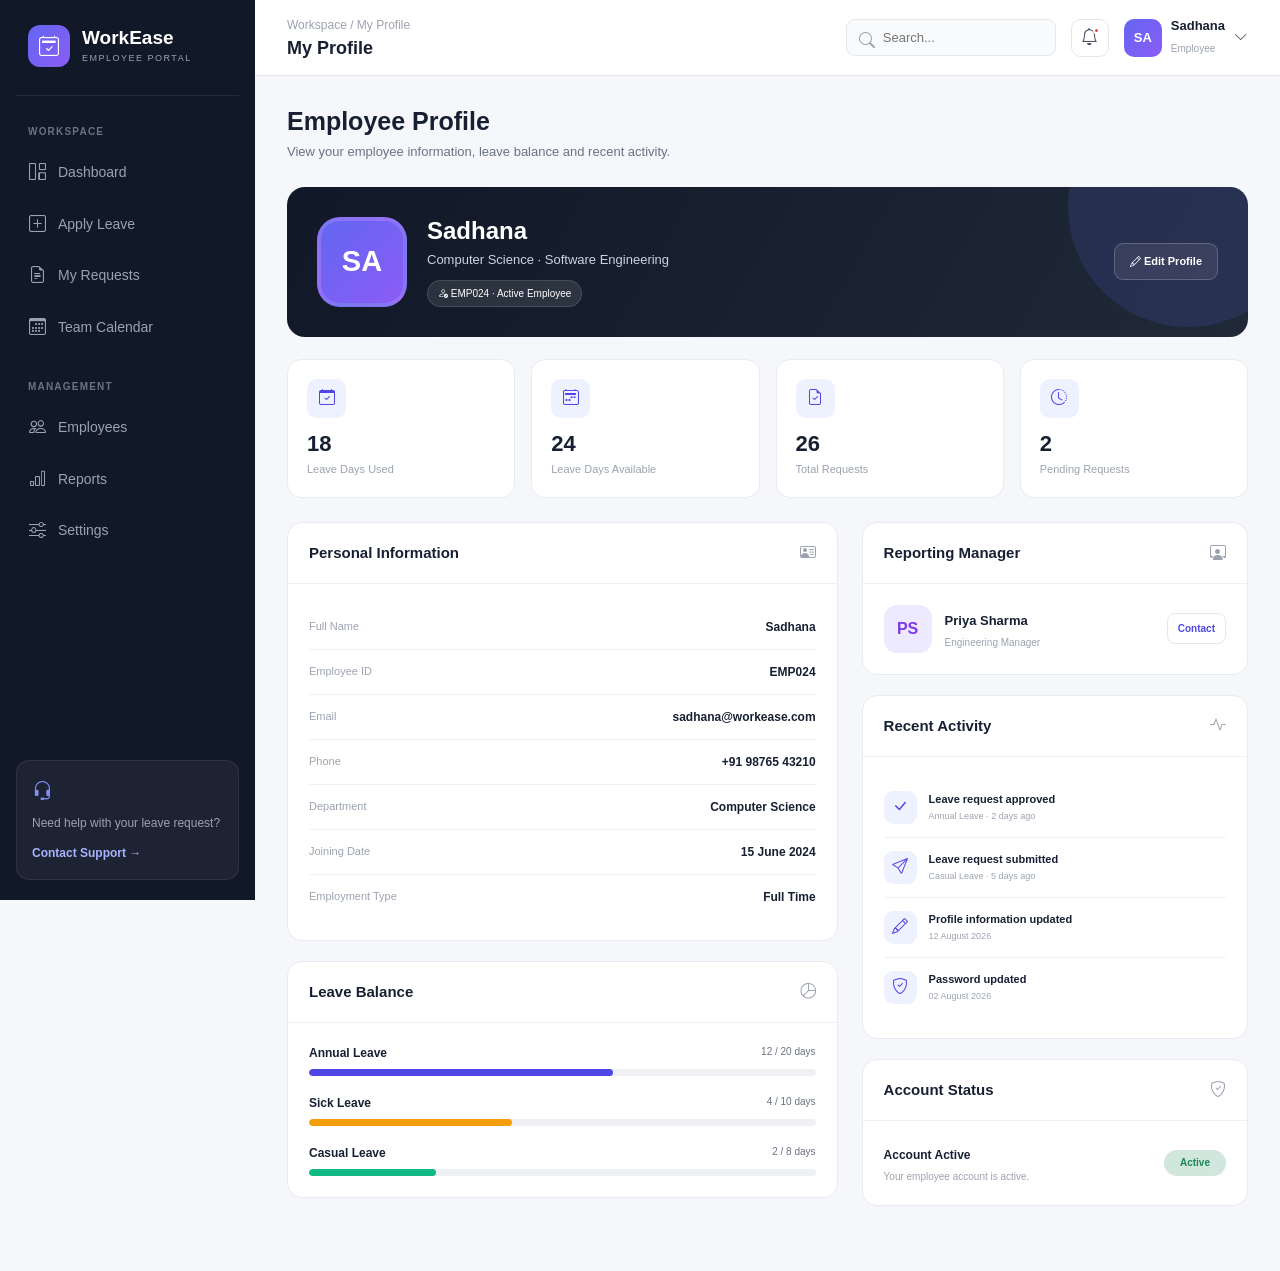
<file: profile.html>
<!DOCTYPE html>
<html lang="en">

<head>

    <meta charset="UTF-8">
    <meta name="viewport" content="width=device-width, initial-scale=1.0">

    <title>My Profile - WorkEase</title>

    <!-- Bootstrap -->
    <link href="https://cdn.jsdelivr.net/npm/bootstrap@5.3.3/dist/css/bootstrap.min.css" rel="stylesheet">

    <!-- Bootstrap Icons -->
    <link rel="stylesheet" href="https://cdn.jsdelivr.net/npm/bootstrap-icons@1.11.3/font/bootstrap-icons.min.css">

    <style>
        * {
            margin: 0;
            padding: 0;
            box-sizing: border-box;
        }

        body {
            font-family: "Inter", "Segoe UI", sans-serif;
            background: #f5f7fb;
            color: #172033;
        }

        /* ================= SIDEBAR ================= */

        .sidebar {
            width: 255px;
            height: 100vh;
            position: fixed;
            left: 0;
            top: 0;
            background: #111827;
            color: white;
            z-index: 1000;
            padding: 25px 16px;
        }

        .brand {
            display: flex;
            align-items: center;
            gap: 12px;
            padding: 0 12px 28px;
            border-bottom: 1px solid rgba(255, 255, 255, 0.08);
        }

        .brand-icon {
            width: 42px;
            height: 42px;
            border-radius: 12px;
            background: linear-gradient(135deg, #6366f1, #8b5cf6);
            display: flex;
            align-items: center;
            justify-content: center;
            font-size: 20px;
        }

        .brand h5 {
            margin: 0;
            font-weight: 700;
            font-size: 19px;
        }

        .brand span {
            display: block;
            font-size: 9px;
            color: #9ca3af;
            letter-spacing: 1.5px;
            margin-top: 2px;
        }

        .menu-title {
            color: #6b7280;
            font-size: 10px;
            font-weight: 700;
            letter-spacing: 1.2px;
            margin: 28px 12px 10px;
            text-transform: uppercase;
        }

        .nav-link {
            color: #9ca3af;
            padding: 11px 13px;
            border-radius: 10px;
            margin-bottom: 4px;
            display: flex;
            align-items: center;
            gap: 12px;
            font-size: 14px;
            transition: .25s;
            text-decoration: none;
        }

        .nav-link i {
            font-size: 17px;
        }

        .nav-link:hover {
            color: white;
            background: rgba(255, 255, 255, .06);
        }

        .nav-link.active {
            color: white;
            background: #4f46e5;
            box-shadow: 0 8px 20px rgba(79, 70, 229, .25);
        }

        .sidebar-bottom {
            position: absolute;
            bottom: 20px;
            left: 16px;
            right: 16px;
        }

        .help-box {
            background: rgba(255, 255, 255, .05);
            border: 1px solid rgba(255, 255, 255, .07);
            padding: 15px;
            border-radius: 13px;
        }

        .help-box i {
            color: #818cf8;
            font-size: 20px;
        }

        .help-box p {
            font-size: 12px;
            color: #9ca3af;
            margin: 8px 0;
        }

        .help-box a {
            color: #a5b4fc;
            font-size: 12px;
            text-decoration: none;
            font-weight: 600;
        }

        /* ================= MAIN ================= */

        .main {
            margin-left: 255px;
            min-height: 100vh;
        }

        /* ================= TOPBAR ================= */

        .topbar {
            height: 76px;
            background: white;
            border-bottom: 1px solid #e5e7eb;
            display: flex;
            align-items: center;
            justify-content: space-between;
            padding: 0 32px;
            position: sticky;
            top: 0;
            z-index: 900;
        }

        .breadcrumb-text {
            font-size: 12px;
            color: #9ca3af;
            margin-bottom: 4px;
        }

        .page-title {
            font-size: 18px;
            font-weight: 700;
            margin: 0;
        }

        .top-actions {
            display: flex;
            align-items: center;
            gap: 15px;
        }

        .search-box {
            width: 210px;
            position: relative;
        }

        .search-box i {
            position: absolute;
            left: 13px;
            top: 10px;
            color: #9ca3af;
        }

        .search-box input {
            width: 100%;
            border: 1px solid #e5e7eb;
            background: #f8fafc;
            border-radius: 9px;
            padding: 8px 12px 8px 36px;
            font-size: 13px;
            outline: none;
        }

        .notification {
            width: 38px;
            height: 38px;
            border: 1px solid #e5e7eb;
            border-radius: 10px;
            display: flex;
            align-items: center;
            justify-content: center;
            position: relative;
        }

        .notification i {
            font-size: 17px;
            color: #4b5563;
        }

        .notification-dot {
            position: absolute;
            width: 7px;
            height: 7px;
            background: #ef4444;
            border-radius: 50%;
            right: 8px;
            top: 7px;
            border: 2px solid white;
        }

        .profile-mini {
            display: flex;
            align-items: center;
            gap: 9px;
        }

        .avatar {
            width: 38px;
            height: 38px;
            border-radius: 10px;
            background: linear-gradient(135deg, #6366f1, #8b5cf6);
            color: white;
            display: flex;
            align-items: center;
            justify-content: center;
            font-weight: 700;
            font-size: 13px;
        }

        .profile-mini strong {
            display: block;
            font-size: 13px;
        }

        .profile-mini span {
            font-size: 10px;
            color: #9ca3af;
        }

        /* ================= CONTENT ================= */

        .content {
            padding: 30px 32px 45px;
        }

        .heading-section {
            margin-bottom: 25px;
        }

        .heading-section h3 {
            font-size: 25px;
            font-weight: 750;
            margin-bottom: 6px;
        }

        .heading-section p {
            color: #6b7280;
            font-size: 13px;
            margin: 0;
        }

        /* ================= PROFILE HERO ================= */

        .profile-hero {
            background: linear-gradient(120deg, #111827, #1f2937);
            border-radius: 18px;
            padding: 30px;
            color: white;
            position: relative;
            overflow: hidden;
            margin-bottom: 22px;
        }

        .profile-hero::after {
            content: "";
            position: absolute;
            width: 240px;
            height: 240px;
            border-radius: 50%;
            background: rgba(99, 102, 241, .15);
            right: -60px;
            top: -100px;
        }

        .hero-content {
            display: flex;
            align-items: center;
            position: relative;
            z-index: 2;
        }

        .profile-photo {
            width: 90px;
            height: 90px;
            border-radius: 23px;
            background: linear-gradient(135deg, #6366f1, #8b5cf6);
            display: flex;
            align-items: center;
            justify-content: center;
            font-size: 29px;
            font-weight: 700;
            border: 4px solid rgba(255, 255, 255, .12);
        }

        .hero-info {
            margin-left: 20px;
        }

        .hero-info h2 {
            font-size: 24px;
            margin-bottom: 5px;
            font-weight: 700;
        }

        .hero-info p {
            margin: 0;
            color: #cbd5e1;
            font-size: 13px;
        }

        .employee-badge {
            display: inline-block;
            margin-top: 10px;
            background: rgba(255, 255, 255, .1);
            border: 1px solid rgba(255, 255, 255, .12);
            padding: 5px 10px;
            border-radius: 20px;
            font-size: 10px;
        }

        .hero-actions {
            margin-left: auto;
            position: relative;
            z-index: 2;
        }

        .edit-profile {
            border: 1px solid rgba(255, 255, 255, .2);
            background: rgba(255, 255, 255, .08);
            color: white;
            padding: 9px 15px;
            border-radius: 9px;
            font-size: 11px;
            font-weight: 600;
        }

        .edit-profile:hover {
            background: rgba(255, 255, 255, .15);
        }

        /* ================= STAT CARDS ================= */

        .stat-card {
            background: white;
            border: 1px solid #e8ebf1;
            border-radius: 14px;
            padding: 19px;
            height: 100%;
        }

        .stat-icon {
            width: 39px;
            height: 39px;
            border-radius: 10px;
            display: flex;
            align-items: center;
            justify-content: center;
            background: #eef2ff;
            color: #4f46e5;
            margin-bottom: 13px;
        }

        .stat-card h4 {
            font-size: 22px;
            margin: 0;
            font-weight: 750;
        }

        .stat-card p {
            color: #9ca3af;
            font-size: 11px;
            margin: 4px 0 0;
        }

        /* ================= COMMON CARD ================= */

        .info-card {
            background: white;
            border: 1px solid #e8ebf1;
            border-radius: 15px;
            overflow: hidden;
            margin-bottom: 20px;
        }

        .card-title {
            padding: 18px 21px;
            border-bottom: 1px solid #eef0f4;
            display: flex;
            justify-content: space-between;
            align-items: center;
        }

        .card-title h5 {
            margin: 0;
            font-size: 15px;
            font-weight: 700;
        }

        .card-title i {
            color: #9ca3af;
        }

        .card-body {
            padding: 21px;
        }

        /* ================= DETAILS ================= */

        .detail-row {
            display: flex;
            justify-content: space-between;
            padding: 13px 0;
            border-bottom: 1px solid #f0f1f4;
        }

        .detail-row:last-child {
            border-bottom: none;
        }

        .detail-label {
            color: #9ca3af;
            font-size: 11px;
        }

        .detail-value {
            font-size: 12px;
            font-weight: 600;
            text-align: right;
        }

        /* ================= LEAVE BALANCE ================= */

        .leave-item {
            margin-bottom: 18px;
        }

        .leave-top {
            display: flex;
            justify-content: space-between;
            margin-bottom: 7px;
        }

        .leave-top span:first-child {
            font-size: 12px;
            font-weight: 600;
        }

        .leave-top span:last-child {
            color: #6b7280;
            font-size: 10px;
        }

        .progress {
            height: 7px;
            background: #eef0f4;
            border-radius: 10px;
        }

        .progress-bar {
            border-radius: 10px;
            background: #4f46e5;
        }

        .progress-bar.sick {
            background: #f59e0b;
        }

        .progress-bar.casual {
            background: #10b981;
        }

        /* ================= MANAGER ================= */

        .manager-box {
            display: flex;
            align-items: center;
            gap: 13px;
        }

        .manager-avatar {
            width: 48px;
            height: 48px;
            border-radius: 13px;
            background: #ede9fe;
            color: #7c3aed;
            display: flex;
            align-items: center;
            justify-content: center;
            font-weight: 700;
        }

        .manager-box strong {
            font-size: 13px;
        }

        .manager-box span {
            display: block;
            font-size: 10px;
            color: #9ca3af;
            margin-top: 3px;
        }

        .contact-manager {
            margin-left: auto;
            border: 1px solid #e5e7eb;
            background: white;
            border-radius: 8px;
            padding: 7px 10px;
            font-size: 10px;
            font-weight: 600;
            color: #4f46e5;
        }

        /* ================= ACTIVITY ================= */

        .activity-item {
            display: flex;
            gap: 12px;
            padding: 13px 0;
            border-bottom: 1px solid #f0f1f4;
        }

        .activity-item:last-child {
            border-bottom: none;
        }

        .activity-icon {
            width: 33px;
            height: 33px;
            border-radius: 9px;
            background: #eef2ff;
            color: #4f46e5;
            display: flex;
            align-items: center;
            justify-content: center;
            flex-shrink: 0;
        }

        .activity-info strong {
            font-size: 11px;
            display: block;
        }

        .activity-info span {
            display: block;
            font-size: 9px;
            color: #9ca3af;
            margin-top: 3px;
        }

        /* ================= MOBILE ================= */

        .mobile-menu {
            display: none;
            border: none;
            background: transparent;
            font-size: 22px;
            color: #374151;
        }

        @media(max-width:991px) {

            .sidebar {
                transform: translateX(-100%);
                transition: .3s;
            }

            .sidebar.show {
                transform: translateX(0);
            }

            .main {
                margin-left: 0;
            }

            .mobile-menu {
                display: block;
            }

            .search-box {
                display: none;
            }

            .content {
                padding: 25px 18px;
            }

        }

        @media(max-width:576px) {

            .topbar {
                padding: 0 17px;
            }

            .profile-mini>div:last-child,
            .profile-mini>i {
                display: none;
            }

            .top-actions {
                gap: 8px;
            }

            .profile-hero {
                padding: 22px;
            }

            .hero-content {
                align-items: flex-start;
            }

            .profile-photo {
                width: 70px;
                height: 70px;
                font-size: 22px;
            }

            .hero-info {
                margin-left: 13px;
            }

            .hero-info h2 {
                font-size: 18px;
            }

            .hero-actions {
                display: none;
            }

            .heading-section h3 {
                font-size: 21px;
            }

        }
    </style>

</head>

<body>


    <!-- ================= SIDEBAR ================= -->

    <aside class="sidebar" id="sidebar">

        <div class="brand">

            <div class="brand-icon">
                <i class="bi bi-calendar2-check"></i>
            </div>

            <div>
                <h5>WorkEase</h5>
                <span>EMPLOYEE PORTAL</span>
            </div>

        </div>


        <div class="menu-title">
            Workspace
        </div>

        <a href="index.html" class="nav-link">
            <i class="bi bi-grid-1x2"></i>
            Dashboard
        </a>

        <a href="apply-leave.html" class="nav-link">
            <i class="bi bi-plus-square"></i>
            Apply Leave
        </a>

        <a href="my-leaves.html" class="nav-link">
            <i class="bi bi-file-earmark-text"></i>
            My Requests
        </a>

        <a href="calendar.html" class="nav-link">
            <i class="bi bi-calendar3"></i>
            Team Calendar
        </a>


        <div class="menu-title">
            Management
        </div>

        <a href="employees.html" class="nav-link">
            <i class="bi bi-people"></i>
            Employees
        </a>

        <a href="reports.html" class="nav-link">
            <i class="bi bi-bar-chart"></i>
            Reports
        </a>

        <a href="settings.html" class="nav-link">
            <i class="bi bi-sliders"></i>
            Settings
        </a>


        <div class="sidebar-bottom">

            <div class="help-box">

                <i class="bi bi-headset"></i>

                <p>
                    Need help with your leave request?
                </p>

                <a href="#">
                    Contact Support →
                </a>

            </div>

        </div>

    </aside>


    <!-- ================= MAIN ================= -->

    <main class="main">


        <!-- TOPBAR -->

        <header class="topbar">

            <div class="d-flex align-items-center gap-3">

                <button class="mobile-menu" onclick="toggleSidebar()">

                    <i class="bi bi-list"></i>

                </button>

                <div>

                    <div class="breadcrumb-text">
                        Workspace / My Profile
                    </div>

                    <h4 class="page-title">
                        My Profile
                    </h4>

                </div>

            </div>


            <div class="top-actions">

                <div class="search-box">

                    <i class="bi bi-search"></i>

                    <input type="text" placeholder="Search...">

                </div>


                <div class="notification">

                    <i class="bi bi-bell"></i>

                    <span class="notification-dot"></span>

                </div>


                <div class="profile-mini">

                    <div class="avatar">
                        SA
                    </div>

                    <div>

                        <strong>Sadhana</strong>

                        <span>
                            Employee
                        </span>

                    </div>

                    <i class="bi bi-chevron-down text-muted small"></i>

                </div>

            </div>

        </header>


        <!-- ================= CONTENT ================= -->

        <section class="content">


            <div class="heading-section">

                <h3>
                    Employee Profile
                </h3>

                <p>
                    View your employee information, leave balance and recent activity.
                </p>

            </div>


            <!-- PROFILE HERO -->

            <div class="profile-hero">

                <div class="hero-content">

                    <div class="profile-photo">
                        SA
                    </div>


                    <div class="hero-info">

                        <h2>
                            Sadhana
                        </h2>

                        <p>
                            Computer Science · Software Engineering
                        </p>

                        <span class="employee-badge">
                            <i class="bi bi-person-check"></i>
                            EMP024 · Active Employee
                        </span>

                    </div>


                    <div class="hero-actions">

                        <button class="edit-profile" onclick="editProfile()">

                            <i class="bi bi-pencil"></i>
                            Edit Profile

                        </button>

                    </div>

                </div>

            </div>


            <!-- STATS -->

            <div class="row g-3 mb-4">


                <div class="col-xl-3 col-md-6">

                    <div class="stat-card">

                        <div class="stat-icon">
                            <i class="bi bi-calendar-check"></i>
                        </div>

                        <h4>
                            18
                        </h4>

                        <p>
                            Leave Days Used
                        </p>

                    </div>

                </div>


                <div class="col-xl-3 col-md-6">

                    <div class="stat-card">

                        <div class="stat-icon">
                            <i class="bi bi-calendar2-week"></i>
                        </div>

                        <h4>
                            24
                        </h4>

                        <p>
                            Leave Days Available
                        </p>

                    </div>

                </div>


                <div class="col-xl-3 col-md-6">

                    <div class="stat-card">

                        <div class="stat-icon">
                            <i class="bi bi-file-earmark-check"></i>
                        </div>

                        <h4>
                            26
                        </h4>

                        <p>
                            Total Requests
                        </p>

                    </div>

                </div>


                <div class="col-xl-3 col-md-6">

                    <div class="stat-card">

                        <div class="stat-icon">
                            <i class="bi bi-clock-history"></i>
                        </div>

                        <h4>
                            2
                        </h4>

                        <p>
                            Pending Requests
                        </p>

                    </div>

                </div>

            </div>


            <!-- MAIN GRID -->

            <div class="row g-4">


                <!-- LEFT -->

                <div class="col-lg-7">


                    <!-- PERSONAL INFORMATION -->

                    <div class="info-card">

                        <div class="card-title">

                            <h5>
                                Personal Information
                            </h5>

                            <i class="bi bi-person-vcard"></i>

                        </div>


                        <div class="card-body">

                            <div class="detail-row">

                                <span class="detail-label">
                                    Full Name
                                </span>

                                <span class="detail-value">
                                    Sadhana
                                </span>

                            </div>


                            <div class="detail-row">

                                <span class="detail-label">
                                    Employee ID
                                </span>

                                <span class="detail-value">
                                    EMP024
                                </span>

                            </div>


                            <div class="detail-row">

                                <span class="detail-label">
                                    Email
                                </span>

                                <span class="detail-value">
                                    sadhana@workease.com
                                </span>

                            </div>


                            <div class="detail-row">

                                <span class="detail-label">
                                    Phone
                                </span>

                                <span class="detail-value">
                                    +91 98765 43210
                                </span>

                            </div>


                            <div class="detail-row">

                                <span class="detail-label">
                                    Department
                                </span>

                                <span class="detail-value">
                                    Computer Science
                                </span>

                            </div>


                            <div class="detail-row">

                                <span class="detail-label">
                                    Joining Date
                                </span>

                                <span class="detail-value">
                                    15 June 2024
                                </span>

                            </div>


                            <div class="detail-row">

                                <span class="detail-label">
                                    Employment Type
                                </span>

                                <span class="detail-value">
                                    Full Time
                                </span>

                            </div>

                        </div>

                    </div>


                    <!-- LEAVE BALANCE -->

                    <div class="info-card">

                        <div class="card-title">

                            <h5>
                                Leave Balance
                            </h5>

                            <i class="bi bi-pie-chart"></i>

                        </div>


                        <div class="card-body">


                            <div class="leave-item">

                                <div class="leave-top">

                                    <span>
                                        Annual Leave
                                    </span>

                                    <span>
                                        12 / 20 days
                                    </span>

                                </div>

                                <div class="progress">

                                    <div class="progress-bar" style="width:60%">
                                    </div>

                                </div>

                            </div>


                            <div class="leave-item">

                                <div class="leave-top">

                                    <span>
                                        Sick Leave
                                    </span>

                                    <span>
                                        4 / 10 days
                                    </span>

                                </div>

                                <div class="progress">

                                    <div class="progress-bar sick" style="width:40%">
                                    </div>

                                </div>

                            </div>


                            <div class="leave-item mb-0">

                                <div class="leave-top">

                                    <span>
                                        Casual Leave
                                    </span>

                                    <span>
                                        2 / 8 days
                                    </span>

                                </div>

                                <div class="progress">

                                    <div class="progress-bar casual" style="width:25%">
                                    </div>

                                </div>

                            </div>

                        </div>

                    </div>

                </div>


                <!-- RIGHT -->

                <div class="col-lg-5">


                    <!-- MANAGER -->

                    <div class="info-card">

                        <div class="card-title">

                            <h5>
                                Reporting Manager
                            </h5>

                            <i class="bi bi-person-workspace"></i>

                        </div>


                        <div class="card-body">

                            <div class="manager-box">

                                <div class="manager-avatar">
                                    PS
                                </div>

                                <div>

                                    <strong>
                                        Priya Sharma
                                    </strong>

                                    <span>
                                        Engineering Manager
                                    </span>

                                </div>

                                <button class="contact-manager" onclick="contactManager()">

                                    Contact

                                </button>

                            </div>

                        </div>

                    </div>


                    <!-- RECENT ACTIVITY -->

                    <div class="info-card">

                        <div class="card-title">

                            <h5>
                                Recent Activity
                            </h5>

                            <i class="bi bi-activity"></i>

                        </div>


                        <div class="card-body">


                            <div class="activity-item">

                                <div class="activity-icon">
                                    <i class="bi bi-check-lg"></i>
                                </div>

                                <div class="activity-info">

                                    <strong>
                                        Leave request approved
                                    </strong>

                                    <span>
                                        Annual Leave · 2 days ago
                                    </span>

                                </div>

                            </div>


                            <div class="activity-item">

                                <div class="activity-icon">
                                    <i class="bi bi-send"></i>
                                </div>

                                <div class="activity-info">

                                    <strong>
                                        Leave request submitted
                                    </strong>

                                    <span>
                                        Casual Leave · 5 days ago
                                    </span>

                                </div>

                            </div>


                            <div class="activity-item">

                                <div class="activity-icon">
                                    <i class="bi bi-pencil"></i>
                                </div>

                                <div class="activity-info">

                                    <strong>
                                        Profile information updated
                                    </strong>

                                    <span>
                                        12 August 2026
                                    </span>

                                </div>

                            </div>


                            <div class="activity-item">

                                <div class="activity-icon">
                                    <i class="bi bi-shield-check"></i>
                                </div>

                                <div class="activity-info">

                                    <strong>
                                        Password updated
                                    </strong>

                                    <span>
                                        02 August 2026
                                    </span>

                                </div>

                            </div>


                        </div>

                    </div>


                    <!-- ACCOUNT STATUS -->

                    <div class="info-card">

                        <div class="card-title">

                            <h5>
                                Account Status
                            </h5>

                            <i class="bi bi-shield-check"></i>

                        </div>


                        <div class="card-body">

                            <div class="d-flex justify-content-between align-items-center">

                                <div>

                                    <strong style="font-size:12px;">
                                        Account Active
                                    </strong>

                                    <div style="font-size:10px;color:#9ca3af;margin-top:3px;">

                                        Your employee account is active.

                                    </div>

                                </div>

                                <span class="badge rounded-pill bg-success-subtle text-success px-3 py-2"
                                    style="font-size:10px;">

                                    Active

                                </span>

                            </div>

                        </div>

                    </div>


                </div>

            </div>

        </section>

    </main>


    <!-- ================= BOOTSTRAP ================= -->

    <script src="https://cdn.jsdelivr.net/npm/bootstrap@5.3.3/dist/js/bootstrap.bundle.min.js"></script>


    <script>

        function toggleSidebar() {

            document
                .getElementById("sidebar")
                .classList.toggle("show");

        }


        function editProfile() {

            window.location.href = "settings.html";

        }


        function contactManager() {

            alert(
                "Manager: Priya Sharma\nEmail: priya.sharma@workease.com"
            );

        }

    </script>

</body>

</html>
</file>
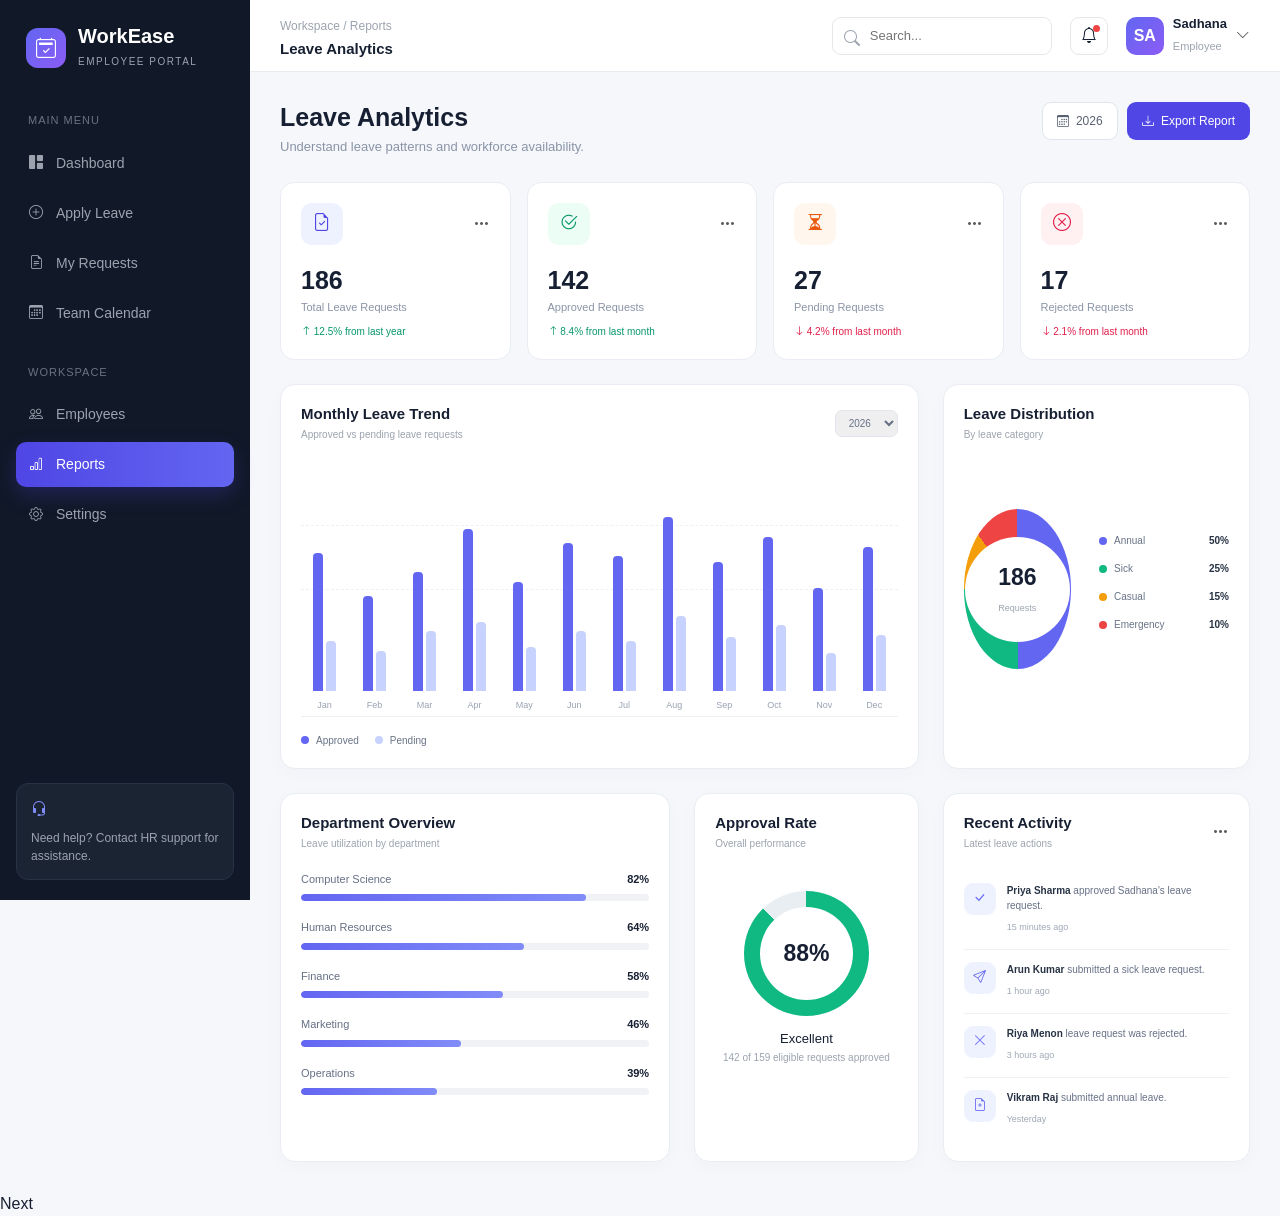
<file: reports.html>
<!DOCTYPE html>
<html lang="en">

<head>

    <meta charset="UTF-8">
    <meta name="viewport" content="width=device-width, initial-scale=1.0">

    <title>Reports - WorkEase</title>

    <!-- Bootstrap -->
    <link href="https://cdn.jsdelivr.net/npm/bootstrap@5.3.3/dist/css/bootstrap.min.css" rel="stylesheet">

    <!-- Bootstrap Icons -->
    <link rel="stylesheet" href="https://cdn.jsdelivr.net/npm/bootstrap-icons@1.11.3/font/bootstrap-icons.min.css">

    <style>
        * {
            margin: 0;
            padding: 0;
            box-sizing: border-box;
        }

        body {
            font-family: "Inter", -apple-system, BlinkMacSystemFont, "Segoe UI", sans-serif;
            background: #f5f7fb;
            color: #172033;
        }

        /* ================= SIDEBAR ================= */

        .sidebar {
            width: 250px;
            height: 100vh;
            position: fixed;
            left: 0;
            top: 0;
            background: #111827;
            color: white;
            padding: 24px 16px;
            z-index: 1000;
        }

        .brand {
            display: flex;
            align-items: center;
            gap: 12px;
            padding: 0 10px 28px;
        }

        .brand-icon {
            width: 40px;
            height: 40px;
            border-radius: 12px;
            background: linear-gradient(135deg, #6366f1, #8b5cf6);
            display: flex;
            align-items: center;
            justify-content: center;
            font-size: 20px;
        }

        .brand h4 {
            margin: 0;
            font-size: 20px;
            font-weight: 700;
        }

        .brand small {
            color: #9ca3af;
            font-size: 10px;
            letter-spacing: 1.5px;
        }

        .menu-title {
            color: #6b7280;
            font-size: 11px;
            text-transform: uppercase;
            letter-spacing: 1px;
            padding: 12px;
        }

        .nav-menu {
            list-style: none;
            padding: 0;
            margin: 0;
        }

        .nav-menu li {
            margin-bottom: 5px;
        }

        .nav-menu a {
            color: #9ca3af;
            text-decoration: none;
            display: flex;
            align-items: center;
            gap: 13px;
            padding: 12px 13px;
            border-radius: 10px;
            font-size: 14px;
            transition: .25s;
        }

        .nav-menu a:hover {
            background: #1f2937;
            color: white;
        }

        .nav-menu a.active {
            background: linear-gradient(90deg, #4f46e5, #6366f1);
            color: white;
            box-shadow: 0 8px 20px rgba(79, 70, 229, .25);
        }

        .sidebar-bottom {
            position: absolute;
            left: 16px;
            right: 16px;
            bottom: 20px;
        }

        .help-card {
            background: #1b2433;
            border: 1px solid #273244;
            padding: 14px;
            border-radius: 12px;
        }

        .help-card i {
            color: #818cf8;
        }

        .help-card p {
            margin: 7px 0 0;
            color: #9ca3af;
            font-size: 12px;
        }

        /* ================= MAIN ================= */

        .main-content {
            margin-left: 250px;
            min-height: 100vh;
        }

        /* ================= TOPBAR ================= */

        .topbar {
            height: 72px;
            background: white;
            border-bottom: 1px solid #e8ebf0;
            padding: 0 30px;
            display: flex;
            align-items: center;
            justify-content: space-between;
            position: sticky;
            top: 0;
            z-index: 900;
        }

        .breadcrumb-area small {
            color: #9ca3af;
            font-size: 12px;
        }

        .breadcrumb-area h6 {
            margin: 3px 0 0;
            font-size: 15px;
            font-weight: 600;
        }

        .top-actions {
            display: flex;
            align-items: center;
            gap: 18px;
        }

        .search-mini {
            width: 220px;
            position: relative;
        }

        .search-mini i {
            position: absolute;
            left: 12px;
            top: 10px;
            color: #9ca3af;
        }

        .search-mini input {
            width: 100%;
            height: 38px;
            border: 1px solid #e5e7eb;
            border-radius: 9px;
            padding-left: 37px;
            font-size: 13px;
            outline: none;
        }

        .search-mini input:focus {
            border-color: #6366f1;
        }

        .notification {
            width: 38px;
            height: 38px;
            border: 1px solid #e5e7eb;
            border-radius: 9px;
            display: flex;
            align-items: center;
            justify-content: center;
            position: relative;
        }

        .notification span {
            position: absolute;
            width: 7px;
            height: 7px;
            background: #ef4444;
            border-radius: 50%;
            right: 7px;
            top: 7px;
        }

        .profile {
            display: flex;
            align-items: center;
            gap: 9px;
        }

        .profile-avatar {
            width: 38px;
            height: 38px;
            border-radius: 10px;
            background: linear-gradient(135deg, #6366f1, #8b5cf6);
            color: white;
            display: flex;
            align-items: center;
            justify-content: center;
            font-weight: 700;
        }

        .profile-info strong {
            display: block;
            font-size: 13px;
        }

        .profile-info small {
            color: #9ca3af;
            font-size: 11px;
        }

        /* ================= PAGE ================= */

        .page {
            padding: 30px;
        }

        .page-heading {
            display: flex;
            align-items: flex-start;
            justify-content: space-between;
            margin-bottom: 25px;
        }

        .page-heading h2 {
            font-size: 25px;
            font-weight: 700;
            margin-bottom: 5px;
        }

        .page-heading p {
            color: #8a94a6;
            font-size: 13px;
            margin: 0;
        }

        .report-actions {
            display: flex;
            gap: 9px;
        }

        .btn-report {
            border: 1px solid #e1e5eb;
            background: white;
            color: #596273;
            padding: 9px 14px;
            border-radius: 9px;
            font-size: 12px;
        }

        .btn-report:hover {
            border-color: #6366f1;
            color: #6366f1;
        }

        .btn-export {
            border: none;
            background: #4f46e5;
            color: white;
            padding: 9px 15px;
            border-radius: 9px;
            font-size: 12px;
        }

        .btn-export:hover {
            background: #4338ca;
        }

        /* ================= KPI ================= */

        .kpi-card {
            background: white;
            border: 1px solid #e9ecf2;
            border-radius: 14px;
            padding: 20px;
            height: 100%;
            transition: .25s;
        }

        .kpi-card:hover {
            transform: translateY(-3px);
            box-shadow: 0 12px 28px rgba(15, 23, 42, .06);
        }

        .kpi-top {
            display: flex;
            justify-content: space-between;
            align-items: center;
        }

        .kpi-icon {
            width: 42px;
            height: 42px;
            border-radius: 11px;
            display: flex;
            align-items: center;
            justify-content: center;
            font-size: 18px;
        }

        .purple {
            background: #eef2ff;
            color: #4f46e5;
        }

        .green {
            background: #ecfdf5;
            color: #059669;
        }

        .orange {
            background: #fff7ed;
            color: #ea580c;
        }

        .red {
            background: #fff1f2;
            color: #e11d48;
        }

        .kpi-value {
            font-size: 25px;
            font-weight: 700;
            margin-top: 17px;
        }

        .kpi-label {
            color: #8a94a6;
            font-size: 11px;
        }

        .growth {
            font-size: 10px;
            margin-top: 8px;
        }

        .growth.up {
            color: #059669;
        }

        .growth.down {
            color: #e11d48;
        }

        /* ================= REPORT CARD ================= */

        .report-card {
            background: white;
            border: 1px solid #e9ecf2;
            border-radius: 15px;
            padding: 20px;
            height: 100%;
            box-shadow: 0 5px 20px rgba(15, 23, 42, .025);
        }

        .card-header-custom {
            display: flex;
            align-items: center;
            justify-content: space-between;
            margin-bottom: 20px;
        }

        .card-header-custom h5 {
            font-size: 15px;
            font-weight: 700;
            margin: 0;
        }

        .card-header-custom p {
            color: #9ca3af;
            font-size: 10px;
            margin: 4px 0 0;
        }

        .period-select {
            border: 1px solid #e2e6ec;
            border-radius: 7px;
            padding: 6px 9px;
            font-size: 10px;
            color: #667085;
            outline: none;
        }

        /* ================= BAR CHART ================= */

        .chart-wrapper {
            height: 255px;
            display: flex;
            align-items: flex-end;
            gap: 13px;
            padding: 10px 5px 25px;
            border-bottom: 1px solid #eef0f3;
            position: relative;
        }

        .chart-wrapper::before {
            content: "";
            position: absolute;
            left: 0;
            right: 0;
            top: 25%;
            border-top: 1px dashed #edf0f4;
        }

        .chart-wrapper::after {
            content: "";
            position: absolute;
            left: 0;
            right: 0;
            top: 50%;
            border-top: 1px dashed #edf0f4;
        }

        .bar-group {
            flex: 1;
            height: 100%;
            display: flex;
            align-items: flex-end;
            justify-content: center;
            position: relative;
            z-index: 2;
        }

        .bars {
            height: 90%;
            display: flex;
            align-items: flex-end;
            gap: 3px;
        }

        .bar {
            width: 10px;
            border-radius: 4px 4px 0 0;
            transition: .3s;
        }

        .bar:hover {
            opacity: .7;
        }

        .bar.approved {
            background: #6366f1;
        }

        .bar.pending {
            background: #c7d2fe;
        }

        .bar-label {
            position: absolute;
            bottom: -22px;
            font-size: 9px;
            color: #98a1b2;
        }

        /* ================= DONUT ================= */

        .donut-area {
            display: flex;
            align-items: center;
            justify-content: center;
            gap: 28px;
            min-height: 255px;
        }

        .donut {
            width: 160px;
            height: 160px;
            border-radius: 50%;
            background: conic-gradient(#6366f1 0deg 180deg,
                    #10b981 180deg 270deg,
                    #f59e0b 270deg 324deg,
                    #ef4444 324deg 360deg);
            position: relative;
            display: flex;
            align-items: center;
            justify-content: center;
        }

        .donut::after {
            content: "";
            position: absolute;
            width: 105px;
            height: 105px;
            background: white;
            border-radius: 50%;
        }

        .donut-center {
            position: absolute;
            z-index: 2;
            text-align: center;
        }

        .donut-center strong {
            display: block;
            font-size: 23px;
        }

        .donut-center small {
            color: #9ca3af;
            font-size: 9px;
        }

        .legend-list {
            min-width: 130px;
        }

        .legend-row {
            display: flex;
            align-items: center;
            gap: 7px;
            margin-bottom: 13px;
            font-size: 10px;
            color: #687386;
        }

        .legend-dot {
            width: 8px;
            height: 8px;
            border-radius: 50%;
        }

        .legend-row strong {
            margin-left: auto;
            color: #273244;
        }

        .dot-purple {
            background: #6366f1;
        }

        .dot-green {
            background: #10b981;
        }

        .dot-yellow {
            background: #f59e0b;
        }

        .dot-red {
            background: #ef4444;
        }

        /* ================= DEPARTMENT ================= */

        .department-row {
            margin-bottom: 18px;
        }

        .department-top {
            display: flex;
            justify-content: space-between;
            margin-bottom: 7px;
        }

        .department-top span {
            font-size: 11px;
            color: #667085;
        }

        .department-top strong {
            font-size: 11px;
        }

        .department-progress {
            height: 7px;
            background: #f0f2f5;
            border-radius: 20px;
            overflow: hidden;
        }

        .department-progress span {
            display: block;
            height: 100%;
            border-radius: 20px;
            background: linear-gradient(90deg, #6366f1, #818cf8);
        }

        /* ================= PERFORMANCE ================= */

        .performance-box {
            text-align: center;
            padding: 15px 0;
        }

        .performance-score {
            width: 125px;
            height: 125px;
            border-radius: 50%;
            margin: 5px auto 15px;
            background: conic-gradient(#10b981 0deg 316deg,
                    #e9eef2 316deg 360deg);
            display: flex;
            align-items: center;
            justify-content: center;
            position: relative;
        }

        .performance-score::after {
            content: "";
            width: 93px;
            height: 93px;
            background: white;
            border-radius: 50%;
            position: absolute;
        }

        .score-number {
            z-index: 2;
            font-size: 23px;
            font-weight: 700;
        }

        .performance-box h6 {
            font-size: 13px;
            margin-bottom: 4px;
        }

        .performance-box p {
            color: #9ca3af;
            font-size: 10px;
            margin: 0;
        }

        /* ================= ACTIVITY ================= */

        .activity {
            display: flex;
            gap: 11px;
            padding: 12px 0;
            border-bottom: 1px solid #f0f1f4;
        }

        .activity:last-child {
            border-bottom: none;
        }

        .activity-icon {
            width: 32px;
            height: 32px;
            min-width: 32px;
            border-radius: 9px;
            display: flex;
            align-items: center;
            justify-content: center;
            background: #eef2ff;
            color: #6366f1;
            font-size: 13px;
        }

        .activity-content {
            flex: 1;
        }

        .activity-content p {
            margin: 0;
            font-size: 10px;
            color: #667085;
            line-height: 1.5;
        }

        .activity-content strong {
            color: #273244;
        }

        .activity-content small {
            color: #a0a8b6;
            font-size: 9px;
        }

        /* ================= MOBILE ================= */

        .mobile-menu {
            display: none;
            width: 36px;
            height: 36px;
            border: 1px solid #e5e7eb;
            background: white;
            border-radius: 8px;
            align-items: center;
            justify-content: center;
        }

        @media(max-width:1100px) {

            .sidebar {
                width: 220px;
            }

            .main-content {
                margin-left: 220px;
            }

            .search-mini {
                display: none;
            }

            .donut-area {
                flex-direction: column;
                gap: 10px;
            }

        }

        @media(max-width:900px) {

            .sidebar {
                transform: translateX(-100%);
                transition: .3s;
            }

            .sidebar.show {
                transform: translateX(0);
            }

            .main-content {
                margin-left: 0;
            }

            .mobile-menu {
                display: flex;
                margin-right: 10px;
            }

            .topbar {
                padding: 0 18px;
            }

            .page {
                padding: 20px 15px;
            }

            .page-heading {
                flex-direction: column;
                gap: 15px;
            }

        }

        @media(max-width:600px) {

            .profile-info {
                display: none;
            }

            .top-actions {
                gap: 8px;
            }

            .page-heading h2 {
                font-size: 21px;
            }

            .report-actions {
                width: 100%;
            }

            .report-actions button {
                flex: 1;
            }

            .chart-wrapper {
                gap: 5px;
            }

            .bar {
                width: 7px;
            }

            .donut {
                width: 135px;
                height: 135px;
            }

            .donut::after {
                width: 90px;
                height: 90px;
            }

        }
    </style>

</head>

<body>


    <!-- ================= SIDEBAR ================= -->

    <aside class="sidebar" id="sidebar">

        <div class="brand">

            <div class="brand-icon">
                <i class="bi bi-calendar2-check"></i>
            </div>

            <div>
                <h4>WorkEase</h4>
                <small>EMPLOYEE PORTAL</small>
            </div>

        </div>


        <div class="menu-title">Main Menu</div>

        <ul class="nav-menu">

            <li>
                <a href="index.html">
                    <i class="bi bi-grid-1x2-fill"></i>
                    Dashboard
                </a>
            </li>

            <li>
                <a href="apply-leave.html">
                    <i class="bi bi-plus-circle"></i>
                    Apply Leave
                </a>
            </li>

            <li>
                <a href="my-leaves.html">
                    <i class="bi bi-file-earmark-text"></i>
                    My Requests
                </a>
            </li>

            <li>
                <a href="calendar.html">
                    <i class="bi bi-calendar3"></i>
                    Team Calendar
                </a>
            </li>

        </ul>


        <div class="menu-title mt-3">Workspace</div>

        <ul class="nav-menu">

            <li>
                <a href="employees.html">
                    <i class="bi bi-people"></i>
                    Employees
                </a>
            </li>

            <li>
                <a href="reports.html" class="active">
                    <i class="bi bi-bar-chart"></i>
                    Reports
                </a>
            </li>

            <li>
                <a href="settings.html">
                    <i class="bi bi-gear"></i>
                    Settings
                </a>
            </li>

        </ul>


        <div class="sidebar-bottom">

            <div class="help-card">

                <i class="bi bi-headset"></i>

                <p>
                    Need help? Contact HR support for assistance.
                </p>

            </div>

        </div>

    </aside>


    <!-- ================= MAIN ================= -->

    <main class="main-content">


        <!-- TOPBAR -->

        <header class="topbar">

            <div class="d-flex align-items-center">

                <button class="mobile-menu" onclick="toggleSidebar()">
                    <i class="bi bi-list"></i>
                </button>

                <div class="breadcrumb-area">

                    <small>
                        Workspace / Reports
                    </small>

                    <h6>
                        Leave Analytics
                    </h6>

                </div>

            </div>


            <div class="top-actions">

                <div class="search-mini">

                    <i class="bi bi-search"></i>

                    <input type="text" placeholder="Search...">

                </div>


                <div class="notification">

                    <i class="bi bi-bell"></i>

                    <span></span>

                </div>


                <div class="profile">

                    <div class="profile-avatar">
                        SA
                    </div>

                    <div class="profile-info">

                        <strong>Sadhana</strong>

                        <small>
                            Employee
                        </small>

                    </div>

                    <i class="bi bi-chevron-down small text-muted"></i>

                </div>

            </div>

        </header>


        <!-- ================= PAGE ================= -->

        <section class="page">


            <!-- HEADING -->

            <div class="page-heading">

                <div>

                    <h2>
                        Leave Analytics
                    </h2>

                    <p>
                        Understand leave patterns and workforce availability.
                    </p>

                </div>


                <div class="report-actions">

                    <button class="btn-report">

                        <i class="bi bi-calendar3 me-1"></i>

                        2026

                    </button>


                    <button class="btn-export" onclick="exportReport()">

                        <i class="bi bi-download me-1"></i>

                        Export Report

                    </button>

                </div>

            </div>


            <!-- ================= KPI CARDS ================= -->

            <div class="row g-3 mb-4">


                <div class="col-xl-3 col-md-6">

                    <div class="kpi-card">

                        <div class="kpi-top">

                            <div class="kpi-icon purple">
                                <i class="bi bi-file-earmark-check"></i>
                            </div>

                            <i class="bi bi-three-dots text-muted"></i>

                        </div>

                        <div class="kpi-value">
                            186
                        </div>

                        <div class="kpi-label">
                            Total Leave Requests
                        </div>

                        <div class="growth up">
                            <i class="bi bi-arrow-up"></i>
                            12.5% from last year
                        </div>

                    </div>

                </div>


                <div class="col-xl-3 col-md-6">

                    <div class="kpi-card">

                        <div class="kpi-top">

                            <div class="kpi-icon green">
                                <i class="bi bi-check2-circle"></i>
                            </div>

                            <i class="bi bi-three-dots text-muted"></i>

                        </div>

                        <div class="kpi-value">
                            142
                        </div>

                        <div class="kpi-label">
                            Approved Requests
                        </div>

                        <div class="growth up">
                            <i class="bi bi-arrow-up"></i>
                            8.4% from last month
                        </div>

                    </div>

                </div>


                <div class="col-xl-3 col-md-6">

                    <div class="kpi-card">

                        <div class="kpi-top">

                            <div class="kpi-icon orange">
                                <i class="bi bi-hourglass-split"></i>
                            </div>

                            <i class="bi bi-three-dots text-muted"></i>

                        </div>

                        <div class="kpi-value">
                            27
                        </div>

                        <div class="kpi-label">
                            Pending Requests
                        </div>

                        <div class="growth down">
                            <i class="bi bi-arrow-down"></i>
                            4.2% from last month
                        </div>

                    </div>

                </div>


                <div class="col-xl-3 col-md-6">

                    <div class="kpi-card">

                        <div class="kpi-top">

                            <div class="kpi-icon red">
                                <i class="bi bi-x-circle"></i>
                            </div>

                            <i class="bi bi-three-dots text-muted"></i>

                        </div>

                        <div class="kpi-value">
                            17
                        </div>

                        <div class="kpi-label">
                            Rejected Requests
                        </div>

                        <div class="growth down">
                            <i class="bi bi-arrow-down"></i>
                            2.1% from last month
                        </div>

                    </div>

                </div>

            </div>


            <!-- ================= CHART ROW ================= -->

            <div class="row g-4 mb-4">


                <!-- MONTHLY TREND -->

                <div class="col-lg-8">

                    <div class="report-card">

                        <div class="card-header-custom">

                            <div>

                                <h5>
                                    Monthly Leave Trend
                                </h5>

                                <p>
                                    Approved vs pending leave requests
                                </p>

                            </div>


                            <select class="period-select" onchange="changePeriod(this.value)">

                                <option value="2026">
                                    2026
                                </option>

                                <option value="2025">
                                    2025
                                </option>

                            </select>

                        </div>


                        <div class="chart-wrapper">

                            <div class="bar-group">

                                <div class="bars">
                                    <div class="bar approved" style="height:70%"></div>
                                    <div class="bar pending" style="height:25%"></div>
                                </div>

                                <span class="bar-label">Jan</span>

                            </div>


                            <div class="bar-group">

                                <div class="bars">
                                    <div class="bar approved" style="height:48%"></div>
                                    <div class="bar pending" style="height:20%"></div>
                                </div>

                                <span class="bar-label">Feb</span>

                            </div>


                            <div class="bar-group">

                                <div class="bars">
                                    <div class="bar approved" style="height:60%"></div>
                                    <div class="bar pending" style="height:30%"></div>
                                </div>

                                <span class="bar-label">Mar</span>

                            </div>


                            <div class="bar-group">

                                <div class="bars">
                                    <div class="bar approved" style="height:82%"></div>
                                    <div class="bar pending" style="height:35%"></div>
                                </div>

                                <span class="bar-label">Apr</span>

                            </div>


                            <div class="bar-group">

                                <div class="bars">
                                    <div class="bar approved" style="height:55%"></div>
                                    <div class="bar pending" style="height:22%"></div>
                                </div>

                                <span class="bar-label">May</span>

                            </div>


                            <div class="bar-group">

                                <div class="bars">
                                    <div class="bar approved" style="height:75%"></div>
                                    <div class="bar pending" style="height:30%"></div>
                                </div>

                                <span class="bar-label">Jun</span>

                            </div>


                            <div class="bar-group">

                                <div class="bars">
                                    <div class="bar approved" style="height:68%"></div>
                                    <div class="bar pending" style="height:25%"></div>
                                </div>

                                <span class="bar-label">Jul</span>

                            </div>


                            <div class="bar-group">

                                <div class="bars">
                                    <div class="bar approved" style="height:88%"></div>
                                    <div class="bar pending" style="height:38%"></div>
                                </div>

                                <span class="bar-label">Aug</span>

                            </div>


                            <div class="bar-group">

                                <div class="bars">
                                    <div class="bar approved" style="height:65%"></div>
                                    <div class="bar pending" style="height:27%"></div>
                                </div>

                                <span class="bar-label">Sep</span>

                            </div>


                            <div class="bar-group">

                                <div class="bars">
                                    <div class="bar approved" style="height:78%"></div>
                                    <div class="bar pending" style="height:33%"></div>
                                </div>

                                <span class="bar-label">Oct</span>

                            </div>


                            <div class="bar-group">

                                <div class="bars">
                                    <div class="bar approved" style="height:52%"></div>
                                    <div class="bar pending" style="height:19%"></div>
                                </div>

                                <span class="bar-label">Nov</span>

                            </div>


                            <div class="bar-group">

                                <div class="bars">
                                    <div class="bar approved" style="height:73%"></div>
                                    <div class="bar pending" style="height:28%"></div>
                                </div>

                                <span class="bar-label">Dec</span>

                            </div>

                        </div>


                        <div class="d-flex gap-3 mt-3">

                            <div class="legend-row mb-0">
                                <span class="legend-dot dot-purple"></span>
                                Approved
                            </div>

                            <div class="legend-row mb-0">
                                <span class="legend-dot" style="background:#c7d2fe"></span>
                                Pending
                            </div>

                        </div>

                    </div>

                </div>


                <!-- LEAVE TYPE -->

                <div class="col-lg-4">

                    <div class="report-card">

                        <div class="card-header-custom">

                            <div>

                                <h5>
                                    Leave Distribution
                                </h5>

                                <p>
                                    By leave category
                                </p>

                            </div>

                        </div>


                        <div class="donut-area">

                            <div class="donut">

                                <div class="donut-center">

                                    <strong>
                                        186
                                    </strong>

                                    <small>
                                        Requests
                                    </small>

                                </div>

                            </div>


                            <div class="legend-list">

                                <div class="legend-row">

                                    <span class="legend-dot dot-purple"></span>

                                    Annual

                                    <strong>50%</strong>

                                </div>


                                <div class="legend-row">

                                    <span class="legend-dot dot-green"></span>

                                    Sick

                                    <strong>25%</strong>

                                </div>


                                <div class="legend-row">

                                    <span class="legend-dot dot-yellow"></span>

                                    Casual

                                    <strong>15%</strong>

                                </div>


                                <div class="legend-row">

                                    <span class="legend-dot dot-red"></span>

                                    Emergency

                                    <strong>10%</strong>

                                </div>

                            </div>

                        </div>

                    </div>

                </div>

            </div>


            <!-- ================= BOTTOM ROW ================= -->

            <div class="row g-4">


                <!-- DEPARTMENT -->

                <div class="col-lg-5">

                    <div class="report-card">

                        <div class="card-header-custom">

                            <div>

                                <h5>
                                    Department Overview
                                </h5>

                                <p>
                                    Leave utilization by department
                                </p>

                            </div>

                        </div>


                        <div class="department-row">

                            <div class="department-top">
                                <span>Computer Science</span>
                                <strong>82%</strong>
                            </div>

                            <div class="department-progress">
                                <span style="width:82%"></span>
                            </div>

                        </div>


                        <div class="department-row">

                            <div class="department-top">
                                <span>Human Resources</span>
                                <strong>64%</strong>
                            </div>

                            <div class="department-progress">
                                <span style="width:64%"></span>
                            </div>

                        </div>


                        <div class="department-row">

                            <div class="department-top">
                                <span>Finance</span>
                                <strong>58%</strong>
                            </div>

                            <div class="department-progress">
                                <span style="width:58%"></span>
                            </div>

                        </div>


                        <div class="department-row">

                            <div class="department-top">
                                <span>Marketing</span>
                                <strong>46%</strong>
                            </div>

                            <div class="department-progress">
                                <span style="width:46%"></span>
                            </div>

                        </div>


                        <div class="department-row mb-0">

                            <div class="department-top">
                                <span>Operations</span>
                                <strong>39%</strong>
                            </div>

                            <div class="department-progress">
                                <span style="width:39%"></span>
                            </div>

                        </div>

                    </div>

                </div>


                <!-- APPROVAL PERFORMANCE -->

                <div class="col-lg-3">

                    <div class="report-card">

                        <div class="card-header-custom">

                            <div>

                                <h5>
                                    Approval Rate
                                </h5>

                                <p>
                                    Overall performance
                                </p>

                            </div>

                        </div>


                        <div class="performance-box">

                            <div class="performance-score">

                                <span class="score-number">
                                    88%
                                </span>

                            </div>

                            <h6>
                                Excellent
                            </h6>

                            <p>
                                142 of 159 eligible requests approved
                            </p>

                        </div>

                    </div>

                </div>


                <!-- ACTIVITY -->

                <div class="col-lg-4">

                    <div class="report-card">

                        <div class="card-header-custom">

                            <div>

                                <h5>
                                    Recent Activity
                                </h5>

                                <p>
                                    Latest leave actions
                                </p>

                            </div>

                            <i class="bi bi-three-dots text-muted"></i>

                        </div>


                        <div class="activity">

                            <div class="activity-icon">
                                <i class="bi bi-check-lg"></i>
                            </div>

                            <div class="activity-content">

                                <p>
                                    <strong>Priya Sharma</strong>
                                    approved Sadhana's leave request.
                                </p>

                                <small>
                                    15 minutes ago
                                </small>

                            </div>

                        </div>


                        <div class="activity">

                            <div class="activity-icon">
                                <i class="bi bi-send"></i>
                            </div>

                            <div class="activity-content">

                                <p>
                                    <strong>Arun Kumar</strong>
                                    submitted a sick leave request.
                                </p>

                                <small>
                                    1 hour ago
                                </small>

                            </div>

                        </div>


                        <div class="activity">

                            <div class="activity-icon">
                                <i class="bi bi-x-lg"></i>
                            </div>

                            <div class="activity-content">

                                <p>
                                    <strong>Riya Menon</strong>
                                    leave request was rejected.
                                </p>

                                <small>
                                    3 hours ago
                                </small>

                            </div>

                        </div>


                        <div class="activity">

                            <div class="activity-icon">
                                <i class="bi bi-file-earmark-plus"></i>
                            </div>

                            <div class="activity-content">

                                <p>
                                    <strong>Vikram Raj</strong>
                                    submitted annual leave.
                                </p>

                                <small>
                                    Yesterday
                                </small>

                            </div>

                        </div>

                    </div>

                </div>

            </div>

        </section>

    </main>


    <!-- ================= JAVASCRIPT ================= -->

    <script>

        function toggleSidebar() {

            document
                .getElementById("sidebar")
                .classList.toggle("show");

        }


        function changePeriod(value) {

            if (value === "2025") {

                alert(
                    "2025 report data loaded successfully."
                );

            } else {

                alert(
                    "2026 report data loaded successfully."
                );

            }

        }


        function exportReport() {

            const reportData = `
WorkEase - Leave Analytics Report

Year: 2026

Total Requests: 186
Approved Requests: 142
Pending Requests: 27
Rejected Requests: 17

Approval Rate: 88%

Department Overview:
Computer Science - 82%
Human Resources - 64%
Finance - 58%
Marketing - 46%
Operations - 39%
            `;

            const blob =
                new Blob(
                    [reportData],
                    {type: "text/plain"}
                );

            const url =
                URL.createObjectURL(blob);

            const link =
                document.createElement("a");

            link.href = url;

            link.download =
                "WorkEase-Leave-Report-2026.txt";

            link.click();

            URL.revokeObjectURL(url);

        }

    </script>

</body>

</html>Next
</file>
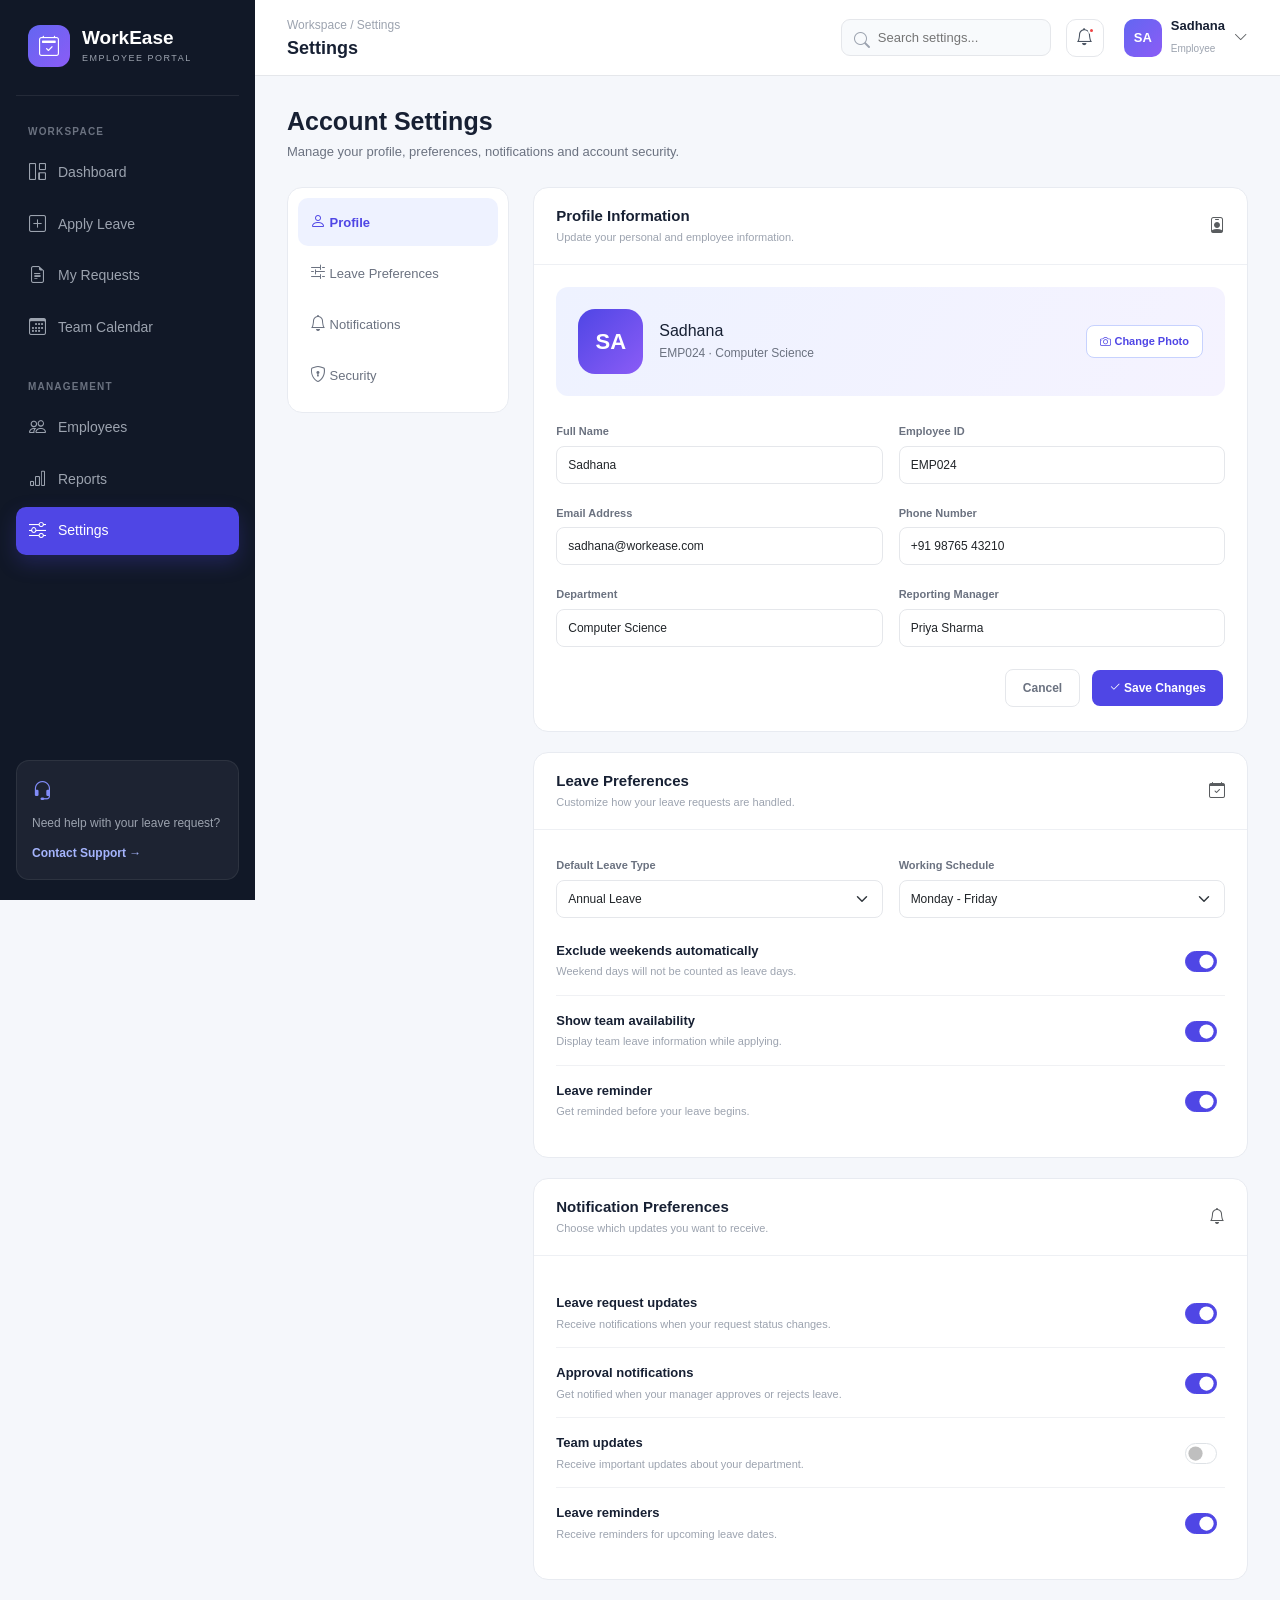
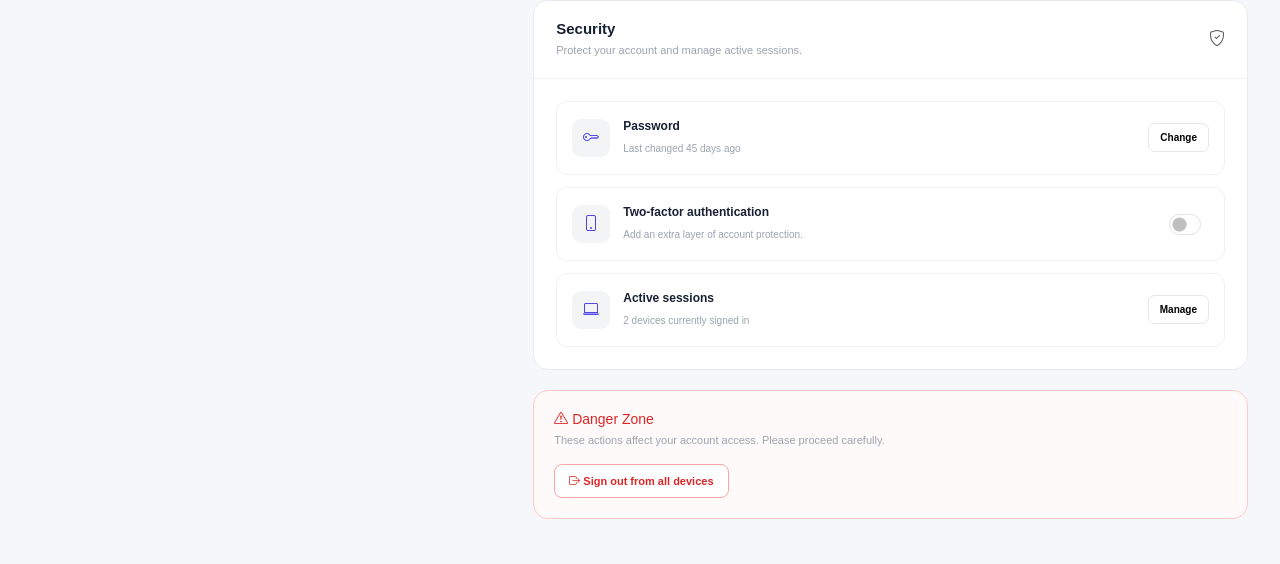
<file: settings.html>
<!DOCTYPE html>
<html lang="en">

<head>
    <meta charset="UTF-8">
    <meta name="viewport" content="width=device-width, initial-scale=1.0">

    <title>Settings - WorkEase</title>

    <!-- Bootstrap -->
    <link href="https://cdn.jsdelivr.net/npm/bootstrap@5.3.3/dist/css/bootstrap.min.css" rel="stylesheet">

    <!-- Bootstrap Icons -->
    <link rel="stylesheet" href="https://cdn.jsdelivr.net/npm/bootstrap-icons@1.11.3/font/bootstrap-icons.min.css">

    <style>
        * {
            margin: 0;
            padding: 0;
            box-sizing: border-box;
        }

        body {
            font-family: "Inter", "Segoe UI", sans-serif;
            background: #f5f7fb;
            color: #172033;
        }

        /* ================= SIDEBAR ================= */

        .sidebar {
            width: 255px;
            height: 100vh;
            position: fixed;
            left: 0;
            top: 0;
            background: #111827;
            color: white;
            z-index: 1000;
            padding: 25px 16px;
        }

        .brand {
            display: flex;
            align-items: center;
            gap: 12px;
            padding: 0 12px 28px;
            border-bottom: 1px solid rgba(255, 255, 255, 0.08);
        }

        .brand-icon {
            width: 42px;
            height: 42px;
            border-radius: 12px;
            background: linear-gradient(135deg, #6366f1, #8b5cf6);
            display: flex;
            align-items: center;
            justify-content: center;
            font-size: 20px;
        }

        .brand h5 {
            margin: 0;
            font-weight: 700;
            font-size: 19px;
        }

        .brand span {
            display: block;
            font-size: 9px;
            color: #9ca3af;
            letter-spacing: 1.5px;
            margin-top: 2px;
        }

        .menu-title {
            color: #6b7280;
            font-size: 10px;
            font-weight: 700;
            letter-spacing: 1.2px;
            margin: 28px 12px 10px;
            text-transform: uppercase;
        }

        .nav-link {
            color: #9ca3af;
            padding: 11px 13px;
            border-radius: 10px;
            margin-bottom: 4px;
            display: flex;
            align-items: center;
            gap: 12px;
            font-size: 14px;
            transition: 0.25s;
        }

        .nav-link i {
            font-size: 17px;
        }

        .nav-link:hover {
            color: white;
            background: rgba(255, 255, 255, 0.06);
        }

        .nav-link.active {
            background: #4f46e5;
            color: white;
            box-shadow: 0 8px 20px rgba(79, 70, 229, 0.25);
        }

        .sidebar-bottom {
            position: absolute;
            bottom: 20px;
            left: 16px;
            right: 16px;
        }

        .help-box {
            background: rgba(255, 255, 255, 0.05);
            border: 1px solid rgba(255, 255, 255, 0.07);
            padding: 15px;
            border-radius: 13px;
        }

        .help-box i {
            color: #818cf8;
            font-size: 20px;
        }

        .help-box p {
            font-size: 12px;
            color: #9ca3af;
            margin: 8px 0;
        }

        .help-box a {
            color: #a5b4fc;
            font-size: 12px;
            text-decoration: none;
            font-weight: 600;
        }

        /* ================= MAIN ================= */

        .main {
            margin-left: 255px;
            min-height: 100vh;
        }

        /* ================= TOPBAR ================= */

        .topbar {
            height: 76px;
            background: white;
            border-bottom: 1px solid #e5e7eb;
            display: flex;
            align-items: center;
            justify-content: space-between;
            padding: 0 32px;
            position: sticky;
            top: 0;
            z-index: 900;
        }

        .breadcrumb-text {
            font-size: 12px;
            color: #9ca3af;
            margin-bottom: 4px;
        }

        .page-title {
            font-size: 18px;
            font-weight: 700;
            margin: 0;
        }

        .top-actions {
            display: flex;
            align-items: center;
            gap: 15px;
        }

        .search-box {
            width: 210px;
            position: relative;
        }

        .search-box i {
            position: absolute;
            left: 13px;
            top: 10px;
            color: #9ca3af;
        }

        .search-box input {
            width: 100%;
            border: 1px solid #e5e7eb;
            background: #f8fafc;
            border-radius: 9px;
            padding: 8px 12px 8px 36px;
            font-size: 13px;
            outline: none;
        }

        .notification {
            width: 38px;
            height: 38px;
            border: 1px solid #e5e7eb;
            border-radius: 10px;
            display: flex;
            align-items: center;
            justify-content: center;
            position: relative;
            cursor: pointer;
        }

        .notification i {
            font-size: 17px;
            color: #4b5563;
        }

        .notification-dot {
            position: absolute;
            width: 7px;
            height: 7px;
            background: #ef4444;
            border-radius: 50%;
            right: 8px;
            top: 7px;
            border: 2px solid white;
        }

        .profile-mini {
            display: flex;
            align-items: center;
            gap: 9px;
            padding-left: 5px;
        }

        .avatar {
            width: 38px;
            height: 38px;
            border-radius: 10px;
            background: linear-gradient(135deg, #6366f1, #8b5cf6);
            color: white;
            display: flex;
            align-items: center;
            justify-content: center;
            font-weight: 700;
            font-size: 13px;
        }

        .profile-mini strong {
            display: block;
            font-size: 13px;
        }

        .profile-mini span {
            font-size: 10px;
            color: #9ca3af;
        }

        /* ================= CONTENT ================= */

        .content {
            padding: 30px 32px 45px;
        }

        .heading-section {
            margin-bottom: 25px;
        }

        .heading-section h3 {
            font-size: 25px;
            font-weight: 750;
            margin-bottom: 6px;
        }

        .heading-section p {
            color: #6b7280;
            font-size: 13px;
            margin: 0;
        }

        /* ================= SETTINGS NAV ================= */

        .settings-nav {
            background: white;
            border: 1px solid #e8ebf1;
            border-radius: 15px;
            padding: 10px;
            position: sticky;
            top: 100px;
        }

        .settings-nav button {
            width: 100%;
            border: none;
            background: transparent;
            padding: 12px;
            text-align: left;
            border-radius: 10px;
            color: #6b7280;
            font-size: 13px;
            margin-bottom: 3px;
            transition: 0.2s;
        }

        .settings-nav button i {
            width: 25px;
            font-size: 16px;
        }

        .settings-nav button:hover {
            background: #f5f7ff;
            color: #4f46e5;
        }

        .settings-nav button.active {
            background: #eef2ff;
            color: #4f46e5;
            font-weight: 600;
        }

        /* ================= CARD ================= */

        .settings-card {
            background: white;
            border: 1px solid #e8ebf1;
            border-radius: 15px;
            margin-bottom: 20px;
            overflow: hidden;
        }

        .card-header-custom {
            padding: 19px 22px;
            border-bottom: 1px solid #eef0f4;
            display: flex;
            align-items: center;
            justify-content: space-between;
        }

        .card-header-custom h5 {
            margin: 0;
            font-size: 15px;
            font-weight: 700;
        }

        .card-header-custom p {
            margin: 4px 0 0;
            color: #9ca3af;
            font-size: 11px;
        }

        .card-body-custom {
            padding: 22px;
        }

        /* ================= PROFILE ================= */

        .profile-banner {
            background: linear-gradient(120deg, #eef2ff, #f5f3ff);
            padding: 22px;
            display: flex;
            align-items: center;
            gap: 16px;
            border-radius: 12px;
            margin-bottom: 22px;
        }

        .big-avatar {
            width: 65px;
            height: 65px;
            border-radius: 17px;
            background: linear-gradient(135deg, #4f46e5, #8b5cf6);
            color: white;
            display: flex;
            align-items: center;
            justify-content: center;
            font-size: 22px;
            font-weight: 700;
        }

        .profile-banner h5 {
            margin: 0;
            font-size: 16px;
        }

        .profile-banner p {
            margin: 4px 0 0;
            color: #6b7280;
            font-size: 12px;
        }

        .btn-change {
            margin-left: auto;
            border: 1px solid #c7d2fe;
            background: white;
            color: #4f46e5;
            padding: 7px 13px;
            border-radius: 8px;
            font-size: 11px;
            font-weight: 600;
        }

        .form-label {
            font-size: 11px;
            color: #6b7280;
            font-weight: 600;
            margin-bottom: 6px;
        }

        .form-control,
        .form-select {
            border: 1px solid #e5e7eb;
            border-radius: 8px;
            font-size: 12px;
            padding: 9px 11px;
        }

        .form-control:focus,
        .form-select:focus {
            border-color: #818cf8;
            box-shadow: 0 0 0 3px rgba(99, 102, 241, 0.1);
        }

        /* ================= PREFERENCE ROW ================= */

        .preference-row {
            display: flex;
            align-items: center;
            justify-content: space-between;
            padding: 15px 0;
            border-bottom: 1px solid #f0f1f4;
        }

        .preference-row:last-child {
            border-bottom: none;
        }

        .preference-info strong {
            display: block;
            font-size: 13px;
            margin-bottom: 3px;
        }

        .preference-info span {
            display: block;
            color: #9ca3af;
            font-size: 11px;
        }

        /* ================= SWITCH ================= */

        .form-check-input {
            width: 39px;
            height: 21px;
            cursor: pointer;
        }

        .form-check-input:checked {
            background-color: #4f46e5;
            border-color: #4f46e5;
        }

        /* ================= SECURITY ================= */

        .security-item {
            padding: 15px;
            border: 1px solid #edf0f4;
            border-radius: 11px;
            display: flex;
            align-items: center;
            gap: 13px;
            margin-bottom: 12px;
        }

        .security-icon {
            width: 38px;
            height: 38px;
            background: #f3f4f6;
            color: #4f46e5;
            border-radius: 9px;
            display: flex;
            align-items: center;
            justify-content: center;
        }

        .security-item strong {
            font-size: 12px;
            display: block;
        }

        .security-item span {
            color: #9ca3af;
            font-size: 10px;
        }

        .security-item button {
            margin-left: auto;
            border: 1px solid #e5e7eb;
            background: white;
            padding: 6px 11px;
            border-radius: 7px;
            font-size: 10px;
            font-weight: 600;
        }

        /* ================= DANGER ================= */

        .danger-zone {
            border: 1px solid #fecaca;
            background: #fffafa;
            border-radius: 15px;
            padding: 20px;
        }

        .danger-zone h5 {
            color: #dc2626;
            font-size: 14px;
            margin-bottom: 5px;
        }

        .danger-zone p {
            color: #9ca3af;
            font-size: 11px;
            margin-bottom: 15px;
        }

        .danger-btn {
            border: 1px solid #fca5a5;
            background: white;
            color: #dc2626;
            border-radius: 8px;
            padding: 8px 14px;
            font-size: 11px;
            font-weight: 600;
        }

        /* ================= BUTTON ================= */

        .save-btn {
            background: #4f46e5;
            border: none;
            color: white;
            border-radius: 8px;
            padding: 9px 17px;
            font-size: 12px;
            font-weight: 600;
        }

        .save-btn:hover {
            background: #4338ca;
        }

        .cancel-btn {
            background: white;
            border: 1px solid #e5e7eb;
            color: #6b7280;
            border-radius: 8px;
            padding: 9px 17px;
            font-size: 12px;
            font-weight: 600;
            margin-right: 7px;
        }

        /* ================= MOBILE ================= */

        .mobile-menu {
            display: none;
            border: none;
            background: transparent;
            font-size: 22px;
            color: #374151;
        }

        @media(max-width: 991px) {

            .sidebar {
                transform: translateX(-100%);
                transition: 0.3s;
            }

            .sidebar.show {
                transform: translateX(0);
            }

            .main {
                margin-left: 0;
            }

            .mobile-menu {
                display: block;
            }

            .search-box {
                display: none;
            }

            .content {
                padding: 25px 18px;
            }

            .settings-nav {
                position: static;
                margin-bottom: 20px;
            }
        }

        @media(max-width: 576px) {

            .topbar {
                padding: 0 17px;
            }

            .profile-mini>div:last-child {
                display: none;
            }

            .top-actions {
                gap: 8px;
            }

            .heading-section h3 {
                font-size: 21px;
            }

            .profile-banner {
                align-items: flex-start;
                flex-wrap: wrap;
            }

            .btn-change {
                margin-left: 0;
            }

            .card-body-custom {
                padding: 16px;
            }
        }
    </style>
</head>

<body>

    <!-- ================= SIDEBAR ================= -->

    <aside class="sidebar" id="sidebar">

        <div class="brand">
            <div class="brand-icon">
                <i class="bi bi-calendar2-check"></i>
            </div>

            <div>
                <h5>WorkEase</h5>
                <span>EMPLOYEE PORTAL</span>
            </div>
        </div>

        <div class="menu-title">Workspace</div>

        <a href="index.html" class="nav-link">
            <i class="bi bi-grid-1x2"></i>
            Dashboard
        </a>

        <a href="apply-leave.html" class="nav-link">
            <i class="bi bi-plus-square"></i>
            Apply Leave
        </a>

        <a href="my-leaves.html" class="nav-link">
            <i class="bi bi-file-earmark-text"></i>
            My Requests
        </a>

        <a href="calendar.html" class="nav-link">
            <i class="bi bi-calendar3"></i>
            Team Calendar
        </a>

        <div class="menu-title">Management</div>

        <a href="employees.html" class="nav-link">
            <i class="bi bi-people"></i>
            Employees
        </a>

        <a href="reports.html" class="nav-link">
            <i class="bi bi-bar-chart"></i>
            Reports
        </a>

        <a href="settings.html" class="nav-link active">
            <i class="bi bi-sliders"></i>
            Settings
        </a>

        <div class="sidebar-bottom">

            <div class="help-box">
                <i class="bi bi-headset"></i>
                <p>Need help with your leave request?</p>
                <a href="#">Contact Support →</a>
            </div>

        </div>

    </aside>


    <!-- ================= MAIN ================= -->

    <main class="main">

        <!-- TOPBAR -->

        <header class="topbar">

            <div class="d-flex align-items-center gap-3">

                <button class="mobile-menu" onclick="toggleSidebar()">
                    <i class="bi bi-list"></i>
                </button>

                <div>
                    <div class="breadcrumb-text">Workspace / Settings</div>
                    <h4 class="page-title">Settings</h4>
                </div>

            </div>

            <div class="top-actions">

                <div class="search-box">
                    <i class="bi bi-search"></i>
                    <input type="text" placeholder="Search settings...">
                </div>

                <div class="notification">
                    <i class="bi bi-bell"></i>
                    <span class="notification-dot"></span>
                </div>

                <div class="profile-mini">

                    <div class="avatar">SA</div>

                    <div>
                        <strong>Sadhana</strong>
                        <span>Employee</span>
                    </div>

                    <i class="bi bi-chevron-down text-muted small"></i>

                </div>

            </div>

        </header>


        <!-- CONTENT -->

        <section class="content">

            <div class="heading-section">
                <h3>Account Settings</h3>
                <p>Manage your profile, preferences, notifications and account security.</p>
            </div>


            <div class="row g-4">

                <!-- SETTINGS MENU -->

                <div class="col-lg-3">

                    <div class="settings-nav">

                        <button class="active">
                            <i class="bi bi-person"></i>
                            Profile
                        </button>

                        <button>
                            <i class="bi bi-sliders2"></i>
                            Leave Preferences
                        </button>

                        <button>
                            <i class="bi bi-bell"></i>
                            Notifications
                        </button>

                        <button>
                            <i class="bi bi-shield-lock"></i>
                            Security
                        </button>

                    </div>

                </div>


                <!-- SETTINGS CONTENT -->

                <div class="col-lg-9">


                    <!-- PROFILE -->

                    <div class="settings-card">

                        <div class="card-header-custom">

                            <div>
                                <h5>Profile Information</h5>
                                <p>Update your personal and employee information.</p>
                            </div>

                            <i class="bi bi-person-badge text-muted"></i>

                        </div>


                        <div class="card-body-custom">

                            <div class="profile-banner">

                                <div class="big-avatar">
                                    SA
                                </div>

                                <div>
                                    <h5>Sadhana</h5>
                                    <p>EMP024 · Computer Science</p>
                                </div>

                                <button class="btn-change" onclick="changePhoto()">
                                    <i class="bi bi-camera"></i>
                                    Change Photo
                                </button>

                            </div>


                            <div class="row g-3">

                                <div class="col-md-6">

                                    <label class="form-label">
                                        Full Name
                                    </label>

                                    <input type="text" class="form-control" value="Sadhana">
                                </div>


                                <div class="col-md-6">

                                    <label class="form-label">
                                        Employee ID
                                    </label>

                                    <input type="text" class="form-control" value="EMP024" readonly>
                                </div>


                                <div class="col-md-6">

                                    <label class="form-label">
                                        Email Address
                                    </label>

                                    <input type="email" class="form-control" value="sadhana@workease.com">
                                </div>


                                <div class="col-md-6">

                                    <label class="form-label">
                                        Phone Number
                                    </label>

                                    <input type="text" class="form-control" value="+91 98765 43210">
                                </div>


                                <div class="col-md-6">

                                    <label class="form-label">
                                        Department
                                    </label>

                                    <input type="text" class="form-control" value="Computer Science" readonly>
                                </div>


                                <div class="col-md-6">

                                    <label class="form-label">
                                        Reporting Manager
                                    </label>

                                    <input type="text" class="form-control" value="Priya Sharma" readonly>
                                </div>

                            </div>

                        </div>


                        <div class="px-4 pb-4 text-end">

                            <button class="cancel-btn">
                                Cancel
                            </button>

                            <button class="save-btn" onclick="saveProfile()">
                                <i class="bi bi-check2"></i>
                                Save Changes
                            </button>

                        </div>

                    </div>


                    <!-- LEAVE PREFERENCES -->

                    <div class="settings-card">

                        <div class="card-header-custom">

                            <div>
                                <h5>Leave Preferences</h5>
                                <p>Customize how your leave requests are handled.</p>
                            </div>

                            <i class="bi bi-calendar-check text-muted"></i>

                        </div>


                        <div class="card-body-custom">

                            <div class="row g-3 mb-2">

                                <div class="col-md-6">

                                    <label class="form-label">
                                        Default Leave Type
                                    </label>

                                    <select class="form-select">
                                        <option>Annual Leave</option>
                                        <option>Sick Leave</option>
                                        <option>Casual Leave</option>
                                        <option>Emergency Leave</option>
                                    </select>

                                </div>


                                <div class="col-md-6">

                                    <label class="form-label">
                                        Working Schedule
                                    </label>

                                    <select class="form-select">
                                        <option>Monday - Friday</option>
                                        <option>Monday - Saturday</option>
                                    </select>

                                </div>

                            </div>


                            <div class="preference-row">

                                <div class="preference-info">

                                    <strong>Exclude weekends automatically</strong>

                                    <span>
                                        Weekend days will not be counted as leave days.
                                    </span>

                                </div>

                                <div class="form-check form-switch">
                                    <input class="form-check-input" type="checkbox" checked>
                                </div>

                            </div>


                            <div class="preference-row">

                                <div class="preference-info">

                                    <strong>Show team availability</strong>

                                    <span>
                                        Display team leave information while applying.
                                    </span>

                                </div>

                                <div class="form-check form-switch">
                                    <input class="form-check-input" type="checkbox" checked>
                                </div>

                            </div>


                            <div class="preference-row">

                                <div class="preference-info">

                                    <strong>Leave reminder</strong>

                                    <span>
                                        Get reminded before your leave begins.
                                    </span>

                                </div>

                                <div class="form-check form-switch">
                                    <input class="form-check-input" type="checkbox" checked>
                                </div>

                            </div>

                        </div>

                    </div>


                    <!-- NOTIFICATIONS -->

                    <div class="settings-card">

                        <div class="card-header-custom">

                            <div>
                                <h5>Notification Preferences</h5>
                                <p>Choose which updates you want to receive.</p>
                            </div>

                            <i class="bi bi-bell text-muted"></i>

                        </div>


                        <div class="card-body-custom">

                            <div class="preference-row">

                                <div class="preference-info">

                                    <strong>Leave request updates</strong>

                                    <span>
                                        Receive notifications when your request status changes.
                                    </span>

                                </div>

                                <div class="form-check form-switch">
                                    <input class="form-check-input notification-toggle" type="checkbox" checked>
                                </div>

                            </div>


                            <div class="preference-row">

                                <div class="preference-info">

                                    <strong>Approval notifications</strong>

                                    <span>
                                        Get notified when your manager approves or rejects leave.
                                    </span>

                                </div>

                                <div class="form-check form-switch">
                                    <input class="form-check-input notification-toggle" type="checkbox" checked>
                                </div>

                            </div>


                            <div class="preference-row">

                                <div class="preference-info">

                                    <strong>Team updates</strong>

                                    <span>
                                        Receive important updates about your department.
                                    </span>

                                </div>

                                <div class="form-check form-switch">
                                    <input class="form-check-input notification-toggle" type="checkbox">
                                </div>

                            </div>


                            <div class="preference-row">

                                <div class="preference-info">

                                    <strong>Leave reminders</strong>

                                    <span>
                                        Receive reminders for upcoming leave dates.
                                    </span>

                                </div>

                                <div class="form-check form-switch">
                                    <input class="form-check-input notification-toggle" type="checkbox" checked>
                                </div>

                            </div>

                        </div>

                    </div>


                    <!-- SECURITY -->

                    <div class="settings-card">

                        <div class="card-header-custom">

                            <div>
                                <h5>Security</h5>
                                <p>Protect your account and manage active sessions.</p>
                            </div>

                            <i class="bi bi-shield-check text-muted"></i>

                        </div>


                        <div class="card-body-custom">

                            <div class="security-item">

                                <div class="security-icon">
                                    <i class="bi bi-key"></i>
                                </div>

                                <div>
                                    <strong>Password</strong>
                                    <span>Last changed 45 days ago</span>
                                </div>

                                <button onclick="changePassword()">
                                    Change
                                </button>

                            </div>


                            <div class="security-item">

                                <div class="security-icon">
                                    <i class="bi bi-phone"></i>
                                </div>

                                <div>
                                    <strong>Two-factor authentication</strong>
                                    <span>Add an extra layer of account protection.</span>
                                </div>

                                <div class="form-check form-switch ms-auto">
                                    <input class="form-check-input" type="checkbox" id="twoFactor">
                                </div>

                            </div>


                            <div class="security-item mb-0">

                                <div class="security-icon">
                                    <i class="bi bi-laptop"></i>
                                </div>

                                <div>
                                    <strong>Active sessions</strong>
                                    <span>2 devices currently signed in</span>
                                </div>

                                <button onclick="logoutSessions()">
                                    Manage
                                </button>

                            </div>

                        </div>

                    </div>


                    <!-- DANGER ZONE -->

                    <div class="danger-zone">

                        <h5>
                            <i class="bi bi-exclamation-triangle"></i>
                            Danger Zone
                        </h5>

                        <p>
                            These actions affect your account access. Please proceed carefully.
                        </p>

                        <button class="danger-btn" onclick="logoutAll()">
                            <i class="bi bi-box-arrow-right"></i>
                            Sign out from all devices
                        </button>

                    </div>


                </div>

            </div>

        </section>

    </main>


    <!-- ================= TOAST ================= -->

    <div class="toast-container position-fixed bottom-0 end-0 p-3">

        <div id="successToast" class="toast border-0 shadow" role="alert">

            <div class="toast-body d-flex align-items-center gap-2">

                <i class="bi bi-check-circle-fill text-success"></i>

                <span id="toastMessage">
                    Settings saved successfully.
                </span>

            </div>

        </div>

    </div>


    <!-- Bootstrap JS -->

    <script src="https://cdn.jsdelivr.net/npm/bootstrap@5.3.3/dist/js/bootstrap.bundle.min.js"></script>


    <script>

        /* ================= SIDEBAR ================= */

        function toggleSidebar() {

            document
                .getElementById("sidebar")
                .classList.toggle("show");

        }


        /* ================= TOAST ================= */

        function showToast(message) {

            document.getElementById("toastMessage").textContent = message;

            const toastElement =
                document.getElementById("successToast");

            const toast =
                new bootstrap.Toast(toastElement);

            toast.show();

        }


        /* ================= PROFILE SAVE ================= */

        function saveProfile() {

            showToast("Profile changes saved successfully.");

        }


        /* ================= PHOTO ================= */

        function changePhoto() {

            showToast("Profile photo upload option opened.");

        }


        /* ================= PASSWORD ================= */

        function changePassword() {

            const newPassword =
                prompt("Enter your new password:");

            if (newPassword === null) {
                return;
            }

            if (newPassword.length < 6) {

                alert("Password must contain at least 6 characters.");

                return;
            }

            showToast("Password updated successfully.");

        }


        /* ================= SESSIONS ================= */

        function logoutSessions() {

            const confirmLogout =
                confirm("Do you want to manage active sessions?");

            if (confirmLogout) {

                showToast("Active sessions panel opened.");

            }

        }


        /* ================= LOGOUT ALL ================= */

        function logoutAll() {

            const confirmation =
                confirm(
                    "Are you sure you want to sign out from all devices?"
                );

            if (confirmation) {

                showToast("Signed out from all other devices.");

            }

        }


        /* ================= NOTIFICATIONS ================= */

        document
            .querySelectorAll(".notification-toggle")
            .forEach(function (toggle) {

                toggle.addEventListener("change", function () {

                    if (this.checked) {

                        showToast("Notification preference enabled.");

                    } else {

                        showToast("Notification preference disabled.");

                    }

                });

            });


        /* ================= SETTINGS MENU ================= */

        document
            .querySelectorAll(".settings-nav button")
            .forEach(function (button) {

                button.addEventListener("click", function () {

                    document
                        .querySelectorAll(".settings-nav button")
                        .forEach(function (item) {

                            item.classList.remove("active");

                        });

                    this.classList.add("active");

                    showToast(
                        this.innerText.trim() + " settings selected."
                    );

                });

            });


        /* ================= 2FA ================= */

        document
            .getElementById("twoFactor")
            .addEventListener("change", function () {

                if (this.checked) {

                    showToast("Two-factor authentication enabled.");

                } else {

                    showToast("Two-factor authentication disabled.");

                }

            });

    </script>

</body>

</html>
</file>
<file: css/style.css>
* {
    margin: 0;
    padding: 0;
    box-sizing: border-box;
}

body {
    font-family: "Inter", sans-serif;
    background: #f6f8fc;
    color: #172033;
}

a {
    text-decoration: none;
    color: inherit;
}

.app {
    min-height: 100vh;
}

/* ================= SIDEBAR ================= */

.sidebar {
    position: fixed;
    left: 0;
    top: 0;
    width: 255px;
    height: 100vh;
    background: #ffffff;
    border-right: 1px solid #e9edf5;
    padding: 25px 16px;
    z-index: 1000;
    display: flex;
    flex-direction: column;
}

.brand {
    display: flex;
    align-items: center;
    gap: 12px;
    padding: 0 10px 28px;
}

.brand-icon {
    width: 42px;
    height: 42px;
    border-radius: 12px;
    background: linear-gradient(135deg, #2563eb, #4f46e5);
    color: white;
    display: flex;
    align-items: center;
    justify-content: center;
    font-size: 21px;
    box-shadow: 0 8px 18px rgba(37, 99, 235, .2);
}

.brand h4 {
    margin: 0;
    font-size: 19px;
    font-weight: 800;
}

.brand span {
    font-size: 10px;
    color: #8b95a7;
    letter-spacing: .5px;
}

.menu-title {
    color: #a1a9b8;
    font-size: 10px;
    font-weight: 700;
    letter-spacing: 1px;
    padding: 0 13px 10px;
}

.sidebar-menu {
    display: flex;
    flex-direction: column;
    gap: 5px;
}

.menu-item {
    display: flex;
    align-items: center;
    gap: 13px;
    padding: 12px 14px;
    border-radius: 10px;
    color: #697386;
    font-size: 13px;
    font-weight: 600;
    transition: .25s;
}

.menu-item i {
    font-size: 17px;
}

.menu-item:hover {
    color: #2563eb;
    background: #f0f5ff;
    transform: translateX(2px);
}

.menu-item.active {
    color: #2563eb;
    background: #edf4ff;
}

.sidebar-bottom {
    margin-top: auto;
}

.help-box {
    background: linear-gradient(145deg, #f1f5ff, #f7f8ff);
    border: 1px solid #e2e9fb;
    border-radius: 14px;
    padding: 15px;
    text-align: center;
}

.help-icon {
    width: 35px;
    height: 35px;
    margin: auto auto 8px;
    border-radius: 10px;
    background: #e0eaff;
    color: #2563eb;
    display: flex;
    align-items: center;
    justify-content: center;
}

.help-box strong {
    display: block;
    font-size: 12px;
}

.help-box small {
    display: block;
    color: #8993a5;
    font-size: 10px;
    margin: 3px 0 10px;
}

.help-box button {
    border: none;
    background: white;
    color: #2563eb;
    border-radius: 7px;
    padding: 7px 15px;
    font-size: 10px;
    font-weight: 700;
}

/* ================= MAIN ================= */

.main {
    margin-left: 255px;
    min-height: 100vh;
}

.topbar {
    height: 76px;
    background: white;
    border-bottom: 1px solid #e9edf5;
    display: flex;
    justify-content: space-between;
    align-items: center;
    padding: 0 35px;
}

.top-left,
.top-right {
    display: flex;
    align-items: center;
}

.page-heading h5 {
    font-size: 16px;
    margin: 0 0 3px;
    font-weight: 700;
}

.page-heading span {
    font-size: 10px;
    color: #9aa3b2;
}

.top-right {
    gap: 17px;
}

.icon-btn {
    width: 37px;
    height: 37px;
    border: 1px solid #edf0f5;
    background: white;
    border-radius: 9px;
    color: #6c7687;
    position: relative;
    transition: .2s;
}

.icon-btn:hover {
    background: #f3f6ff;
    color: #2563eb;
}

.notification span {
    position: absolute;
    top: 7px;
    right: 7px;
    width: 6px;
    height: 6px;
    border-radius: 50%;
    background: #ef4444;
    border: 1px solid white;
}

.profile {
    display: flex;
    align-items: center;
    gap: 9px;
    padding-left: 10px;
    cursor: pointer;
}

.avatar {
    width: 38px;
    height: 38px;
    border-radius: 50%;
    background: linear-gradient(135deg, #2563eb, #6366f1);
    color: white;
    display: flex;
    align-items: center;
    justify-content: center;
    font-size: 12px;
    font-weight: 700;
}

.profile-info strong,
.profile-info small {
    display: block;
}

.profile-info strong {
    font-size: 12px;
}

.profile-info small {
    color: #9aa3b2;
    font-size: 9px;
    margin-top: 2px;
}

.profile>i {
    color: #9aa3b2;
    font-size: 10px;
    margin-left: 3px;
}

.mobile-menu {
    display: none;
    border: none;
    background: transparent;
    font-size: 23px;
    margin-right: 10px;
}

/* ================= CONTENT ================= */

.content {
    padding: 30px 35px 40px;
}

.welcome-section {
    display: flex;
    align-items: center;
    justify-content: space-between;
    margin-bottom: 27px;
}

.welcome-small {
    color: #2563eb;
    font-size: 10px;
    font-weight: 800;
    letter-spacing: 1px;
}

.welcome-section h1 {
    font-size: 25px;
    font-weight: 800;
    margin: 5px 0;
}

.welcome-section p {
    color: #8a94a6;
    font-size: 12px;
    margin: 0;
}

.apply-btn {
    display: flex;
    align-items: center;
    gap: 8px;
    background: linear-gradient(135deg, #2563eb, #4f46e5);
    color: white;
    padding: 12px 18px;
    border-radius: 9px;
    font-size: 12px;
    font-weight: 700;
    box-shadow: 0 7px 18px rgba(37, 99, 235, .2);
    transition: .25s;
}

.apply-btn:hover {
    color: white;
    transform: translateY(-2px);
    box-shadow: 0 10px 25px rgba(37, 99, 235, .28);
}

/* ================= STAT CARDS ================= */

.stat-card {
    background: white;
    border: 1px solid #edf0f5;
    border-radius: 14px;
    padding: 19px;
    transition: .25s;
}

.stat-card:hover {
    transform: translateY(-3px);
    box-shadow: 0 12px 30px rgba(25, 40, 70, .07);
}

.stat-top {
    display: flex;
    justify-content: space-between;
    align-items: center;
}

.stat-icon {
    width: 39px;
    height: 39px;
    border-radius: 10px;
    display: flex;
    align-items: center;
    justify-content: center;
    font-size: 18px;
}

.blue {
    background: #eaf2ff;
    color: #2563eb;
}

.purple {
    background: #f1edff;
    color: #7c3aed;
}

.orange {
    background: #fff3e7;
    color: #ea7a18;
}

.green {
    background: #e9f9f0;
    color: #16a35a;
}

.trend {
    font-size: 9px;
    padding: 4px 7px;
    border-radius: 5px;
    font-weight: 700;
}

.positive {
    background: #eaf9f0;
    color: #159957;
}

.neutral {
    background: #f3f4f7;
    color: #8791a2;
}

.pending {
    background: #fff4e7;
    color: #dc7410;
}

.stat-number {
    font-size: 28px;
    font-weight: 800;
    margin-top: 17px;
}

.stat-label {
    font-size: 11px;
    color: #7e8798;
    margin-top: 2px;
}

.progress-line {
    height: 5px;
    background: #edf1f7;
    border-radius: 10px;
    margin-top: 15px;
    overflow: hidden;
}

.progress-line div {
    height: 100%;
    background: #2563eb;
    border-radius: 10px;
}

.purple-line div {
    background: #7c3aed;
}

.stat-card>small {
    color: #a1a9b7;
    font-size: 8px;
    display: block;
    margin-top: 7px;
}

.request-mini {
    display: flex;
    justify-content: space-between;
    align-items: center;
    margin-top: 19px;
    font-size: 9px;
    color: #9aa3b2;
}

/* ================= DASHBOARD CARDS ================= */

.dashboard-card {
    background: white;
    border: 1px solid #edf0f5;
    border-radius: 14px;
    padding: 20px;
    height: 100%;
}

.card-header-custom {
    display: flex;
    justify-content: space-between;
    align-items: flex-start;
    margin-bottom: 20px;
}

.card-header-custom h5 {
    font-size: 14px;
    font-weight: 700;
    margin-bottom: 4px;
}

.card-header-custom p {
    color: #9aa3b2;
    font-size: 9px;
    margin: 0;
}

.period-select {
    border: 1px solid #e7ebf2;
    background: white;
    border-radius: 7px;
    padding: 7px 12px;
    font-size: 10px;
    color: #657083;
    outline: none;
}

.view-link {
    color: #2563eb;
    font-size: 10px;
    font-weight: 700;
}

/* ================= BALANCE ================= */

.balance-wrapper {
    display: flex;
    align-items: center;
    gap: 45px;
    min-height: 220px;
}

.donut {
    width: 170px;
    height: 170px;
    border-radius: 50%;
    background: conic-gradient(#2563eb 0 72%,
            #7c3aed 72% 86%,
            #e5eaf2 86% 100%);
    display: flex;
    align-items: center;
    justify-content: center;
    position: relative;
    flex-shrink: 0;
}

.donut::before {
    content: "";
    position: absolute;
    width: 125px;
    height: 125px;
    border-radius: 50%;
    background: white;
}

.donut-inner {
    position: relative;
    text-align: center;
}

.donut-inner strong {
    display: block;
    font-size: 27px;
    font-weight: 800;
}

.donut-inner span {
    font-size: 9px;
    color: #9aa3b2;
}

.balance-details {
    width: 100%;
}

.balance-item {
    display: flex;
    align-items: center;
    justify-content: space-between;
    padding: 10px 0;
    border-bottom: 1px solid #f0f2f6;
    font-size: 10px;
}

.balance-item:last-child {
    border: none;
}

.balance-name {
    display: flex;
    align-items: center;
    gap: 8px;
    color: #687286;
}

.balance-item strong {
    font-size: 10px;
}

.dot {
    width: 7px;
    height: 7px;
    border-radius: 50%;
}

.annual {
    background: #2563eb;
}

.sick {
    background: #7c3aed;
}

.casual {
    background: #16a35a;
}

.unpaid {
    background: #d7dce5;
}

/* ================= HOLIDAYS ================= */

.holiday-list {
    display: flex;
    flex-direction: column;
}

.holiday-item {
    display: flex;
    align-items: center;
    gap: 12px;
    padding: 12px 0;
    border-bottom: 1px solid #f0f2f6;
}

.holiday-item:last-child {
    border: none;
}

.date-box {
    width: 40px;
    height: 43px;
    border-radius: 8px;
    background: #f1f5ff;
    color: #2563eb;
    text-align: center;
    padding-top: 5px;
}

.date-box strong {
    display: block;
    font-size: 14px;
}

.date-box span {
    font-size: 7px;
    font-weight: 700;
}

.holiday-info {
    flex: 1;
}

.holiday-info strong {
    display: block;
    font-size: 11px;
}

.holiday-info span {
    color: #9aa3b2;
    font-size: 8px;
}

.holiday-item>i {
    color: #a2aaba;
    font-size: 14px;
}

/* ================= TABLE ================= */

.custom-table {
    margin: 0;
    vertical-align: middle;
}

.custom-table th {
    background: #fafbfc;
    color: #98a1b1;
    border-bottom: 1px solid #edf0f5;
    font-size: 9px;
    font-weight: 700;
    padding: 11px 10px;
}

.custom-table td {
    border-bottom: 1px solid #f0f2f6;
    padding: 13px 10px;
    font-size: 10px;
    color: #697386;
}

.custom-table tr:last-child td {
    border-bottom: none;
}

.leave-name {
    display: flex;
    align-items: center;
    gap: 10px;
}

.table-icon {
    width: 34px;
    height: 34px;
    border-radius: 8px;
    display: flex;
    align-items: center;
    justify-content: center;
    font-size: 14px;
}

.blue-bg {
    background: #edf4ff;
    color: #2563eb;
}

.orange-bg {
    background: #fff2e7;
    color: #ea7a18;
}

.purple-bg {
    background: #f1edff;
    color: #7c3aed;
}

.leave-name strong {
    display: block;
    color: #273145;
    font-size: 10px;
}

.leave-name small {
    display: block;
    color: #a0a8b6;
    font-size: 8px;
    margin-top: 2px;
}

.status {
    display: inline-flex;
    align-items: center;
    gap: 4px;
    border-radius: 5px;
    padding: 5px 8px;
    font-size: 8px;
    font-weight: 700;
}

.approved {
    background: #eaf9f0;
    color: #159957;
}

.pending-status {
    background: #fff4e7;
    color: #d97706;
}

/* ================= QUICK ACTION ================= */

.quick-action {
    display: flex;
    align-items: center;
    gap: 10px;
    padding: 13px 0;
    border-bottom: 1px solid #f0f2f6;
}

.quick-action:last-child {
    border: none;
}

.quick-icon {
    width: 36px;
    height: 36px;
    border-radius: 9px;
    display: flex;
    align-items: center;
    justify-content: center;
    flex-shrink: 0;
}

.quick-action>div:nth-child(2) {
    flex: 1;
}

.quick-action strong {
    display: block;
    font-size: 10px;
    color: #283247;
}

.quick-action span {
    display: block;
    font-size: 8px;
    color: #9aa3b2;
    margin-top: 3px;
}

.quick-action>i {
    font-size: 10px;
    color: #a0a8b5;
}

/* ================= RESPONSIVE ================= */

@media (max-width: 1100px) {

    .sidebar {
        width: 220px;
    }

    .main {
        margin-left: 220px;
    }

    .content {
        padding: 25px;
    }

    .balance-wrapper {
        gap: 20px;
    }

    .donut {
        width: 140px;
        height: 140px;
    }

    .donut::before {
        width: 105px;
        height: 105px;
    }


}

@media (max-width: 768px) {

    .sidebar {
        transform: translateX(-100%);
        transition: .3s;
        width: 255px;
    }

    .sidebar.show {
        transform: translateX(0);
    }

    .main {
        margin-left: 0;
    }

    .topbar {
        padding: 0 18px;
    }

    .mobile-menu {
        display: block;
    }

    .profile-info,
    .profile>i {
        display: none;
    }

    .content {
        padding: 22px 17px;
    }

    .welcome-section {
        align-items: flex-start;
        flex-direction: column;
        gap: 18px;
    }

    .welcome-section h1 {
        font-size: 22px;
    }

    .apply-btn {
        width: 100%;
        justify-content: center;
    }

    .balance-wrapper {
        flex-direction: column;
        gap: 20px;
        padding-bottom: 10px;
    }

    .balance-details {
        width: 100%;
    }


}

@media (max-width: 480px) {

    .topbar {
        height: 65px;
    }

    .top-right {
        gap: 7px;
    }

    .icon-btn {
        width: 34px;
        height: 34px;
    }

    .profile {
        padding-left: 2px;
    }

    .avatar {
        width: 34px;
        height: 34px;
    }

    .page-heading span {
        display: none;
    }

    .dashboard-card {
        padding: 15px;
    }

    .stat-card {
        padding: 16px;
    }

    .custom-table {
        min-width: 620px;
    }


}
</file>
